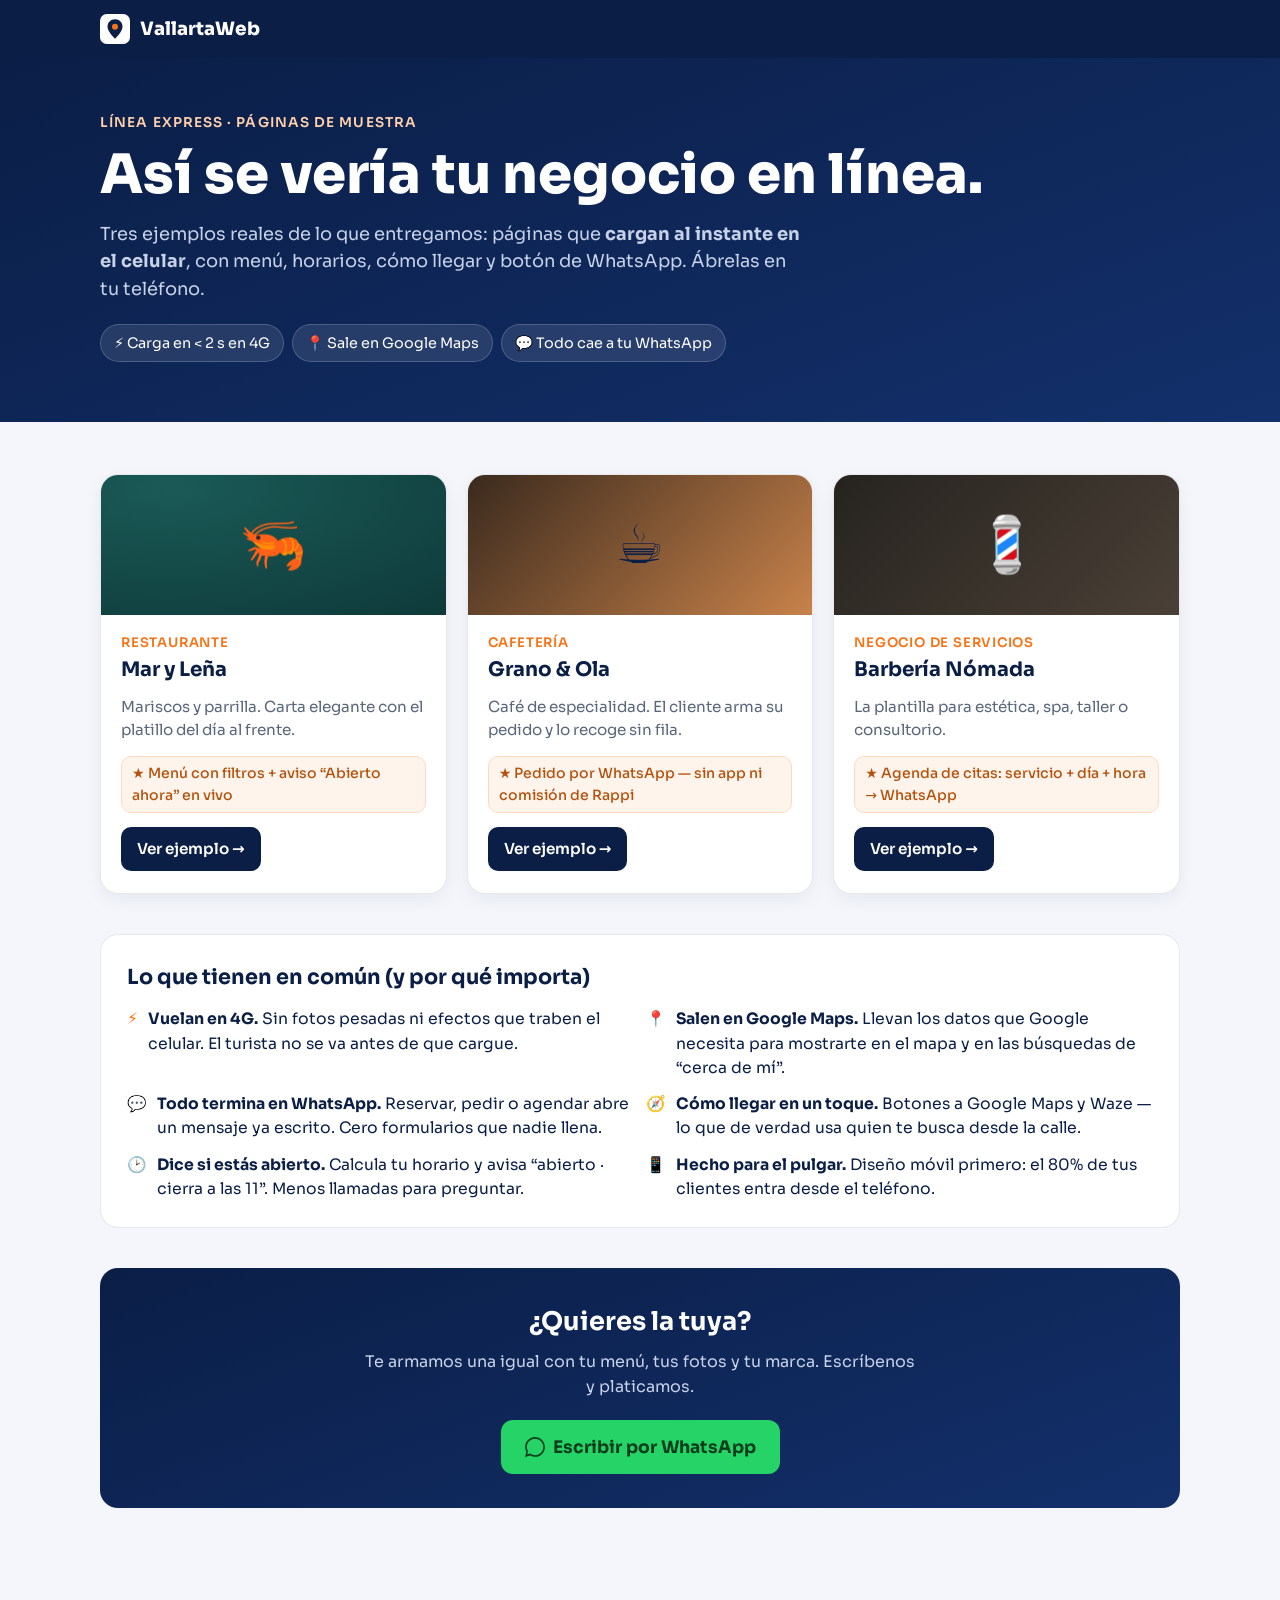
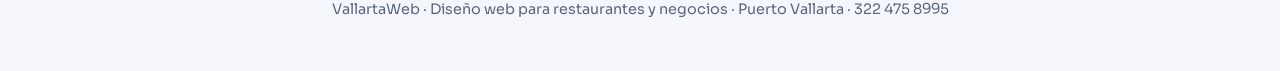
<file: muestras/index.html>
<!doctype html>
<html lang="es-MX">
<head>
<meta charset="utf-8">
<meta name="viewport" content="width=device-width, initial-scale=1">
<title>Muestras · VallartaWeb</title>
<meta name="description" content="Ejemplos de sitios web para negocios de Puerto Vallarta: restaurante, taquería y barbería. Rápidos, con menú, horarios, mapa y WhatsApp.">
<meta name="theme-color" content="#0A1E46">
<link rel="icon" href="data:image/svg+xml,%3Csvg xmlns='http://www.w3.org/2000/svg' viewBox='0 0 100 100'%3E%3Ctext y='.9em' font-size='90'%3E%F0%9F%93%8D%3C/text%3E%3C/svg%3E">
<link rel="preconnect" href="https://fonts.googleapis.com">
<link rel="preconnect" href="https://fonts.gstatic.com" crossorigin>
<link rel="stylesheet" href="https://fonts.googleapis.com/css2?family=Sora:wght@400;500;600;700;800&display=swap">
<style>
  :root{--navy:#0A1E46;--navy-2:#13306b;--orange:#F97316;--paper:#f4f6fb;--card:#fff;--muted:#5a6679;--line:rgba(10,30,70,.1);--shadow:0 16px 40px rgba(10,30,70,.14)}
  *{box-sizing:border-box}
  body{margin:0;font-family:"Sora",system-ui,sans-serif;background:var(--paper);color:var(--navy);line-height:1.55;-webkit-font-smoothing:antialiased}
  a{color:inherit}
  .wrap{width:min(1080px,92vw);margin-inline:auto}
  header{background:var(--navy);color:#fff;padding:14px 0}
  .bar{display:flex;align-items:center;gap:10px}
  .logo{display:flex;align-items:center;gap:10px;font-weight:800;font-size:1.15rem}
  .logo .m{width:30px;height:30px}
  .hero{background:linear-gradient(160deg,#0A1E46,#13306b);color:#fff;padding:52px 0 60px}
  .eyebrow{color:#ffd0ab;font-weight:600;letter-spacing:.08em;font-size:.85rem;text-transform:uppercase}
  h1{font-size:clamp(2.2rem,7vw,3.4rem);margin:.2em 0 .25em;font-weight:800;line-height:1.05}
  .lede{color:#c7d2e8;max-width:54ch;font-size:1.12rem}
  .tags{display:flex;gap:8px;flex-wrap:wrap;margin-top:20px}
  .tag{background:rgba(255,255,255,.1);border:1px solid rgba(255,255,255,.18);padding:7px 13px;border-radius:999px;font-size:.9rem}
  main{padding:44px 0 60px}
  .grid{display:grid;gap:20px;margin-top:8px}
  @media(min-width:720px){.grid{grid-template-columns:repeat(3,1fr)}}
  .card{background:var(--card);border:1px solid var(--line);border-radius:18px;overflow:hidden;box-shadow:0 6px 18px rgba(10,30,70,.06);
    display:flex;flex-direction:column;transition:transform .18s,box-shadow .18s;text-decoration:none;color:inherit}
  .card:hover{transform:translateY(-4px);box-shadow:var(--shadow)}
  .thumb{height:140px;display:grid;place-items:center;font-size:3.4rem}
  .t-rest{background:radial-gradient(120% 120% at 20% 10%,#1a5a56,#0e3a3a)}
  .t-taco{background:linear-gradient(135deg,#3a2a1e,#c8824a)}
  .t-barb{background:linear-gradient(135deg,#26231f,#4a4036)}
  .card .body{padding:18px 20px 22px;display:flex;flex-direction:column;flex:1}
  .card h2{font-size:1.25rem;margin:0 0 2px}
  .card .cat{color:var(--orange);font-weight:600;font-size:.82rem;letter-spacing:.06em;text-transform:uppercase}
  .card p{color:var(--muted);font-size:.95rem;margin:8px 0 14px;flex:1}
  .card .feat{font-size:.88rem;background:#fff4ec;color:#b4530f;border:1px solid #ffd9bf;padding:6px 10px;border-radius:10px;margin-bottom:14px;font-weight:500}
  .card .go{align-self:flex-start;background:var(--navy);color:#fff;font-weight:600;padding:10px 16px;border-radius:10px;font-size:.95rem}
  .why{margin-top:40px;background:var(--card);border:1px solid var(--line);border-radius:18px;padding:26px}
  .why h3{margin:0 0 14px;font-size:1.3rem}
  .why ul{margin:0;padding-left:0;list-style:none;display:grid;gap:12px}
  @media(min-width:640px){.why ul{grid-template-columns:1fr 1fr}}
  .why li{display:flex;gap:10px;align-items:flex-start;font-size:.98rem}
  .why li b{color:var(--navy)}
  .why .ic{color:var(--orange);font-weight:800;flex:0 0 auto}
  .cta{margin-top:40px;background:linear-gradient(160deg,#0A1E46,#13306b);color:#fff;border-radius:18px;padding:34px 26px;text-align:center}
  .cta h3{font-size:1.6rem;margin:0 0 8px}
  .cta p{color:#c7d2e8;max-width:46ch;margin:0 auto 20px}
  .btn-wa{display:inline-flex;align-items:center;gap:8px;background:#25D366;color:#063d1c;font-weight:700;text-decoration:none;padding:14px 24px;border-radius:12px;font-size:1.08rem}
  .btn-wa svg{width:20px;height:20px}
  footer{padding:30px 0 50px;text-align:center;color:var(--muted);font-size:.9rem}
  @media (prefers-reduced-motion: reduce){*{transition:none!important}}
</style>
</head>
<body>
<header>
  <div class="wrap bar">
    <div class="logo">
      <svg class="m" viewBox="0 0 40 40" aria-hidden="true"><rect width="40" height="40" rx="9" fill="#fff"/><path d="M20 7c6 0 10 4.5 10 10 0 7-10 16-10 16S10 24 10 17C10 11.5 14 7 20 7z" fill="#0A1E46"/><circle cx="20" cy="17" r="4" fill="#F97316"/></svg>
      VallartaWeb
    </div>
  </div>
</header>

<section class="hero">
  <div class="wrap">
    <span class="eyebrow">Línea Express · páginas de muestra</span>
    <h1>Así se vería tu negocio en línea.</h1>
    <p class="lede">Tres ejemplos reales de lo que entregamos: páginas que <b>cargan al instante en el celular</b>, con menú, horarios, cómo llegar y botón de WhatsApp. Ábrelas en tu teléfono.</p>
    <div class="tags">
      <span class="tag">⚡ Carga en &lt; 2 s en 4G</span>
      <span class="tag">📍 Sale en Google Maps</span>
      <span class="tag">💬 Todo cae a tu WhatsApp</span>
    </div>
  </div>
</section>

<main class="wrap">
  <div class="grid">
    <a class="card" href="restaurante/">
      <div class="thumb t-rest">🦐</div>
      <div class="body">
        <span class="cat">Restaurante</span>
        <h2>Mar y Leña</h2>
        <p>Mariscos y parrilla. Carta elegante con el platillo del día al frente.</p>
        <div class="feat">★ Menú con filtros + aviso “Abierto ahora” en vivo</div>
        <span class="go">Ver ejemplo →</span>
      </div>
    </a>
    <a class="card" href="cafeteria/">
      <div class="thumb t-taco">☕</div>
      <div class="body">
        <span class="cat">Cafetería</span>
        <h2>Grano &amp; Ola</h2>
        <p>Café de especialidad. El cliente arma su pedido y lo recoge sin fila.</p>
        <div class="feat">★ Pedido por WhatsApp — sin app ni comisión de Rappi</div>
        <span class="go">Ver ejemplo →</span>
      </div>
    </a>
    <a class="card" href="negocio/">
      <div class="thumb t-barb">💈</div>
      <div class="body">
        <span class="cat">Negocio de servicios</span>
        <h2>Barbería Nómada</h2>
        <p>La plantilla para estética, spa, taller o consultorio.</p>
        <div class="feat">★ Agenda de citas: servicio + día + hora → WhatsApp</div>
        <span class="go">Ver ejemplo →</span>
      </div>
    </a>
  </div>

  <div class="why">
    <h3>Lo que tienen en común (y por qué importa)</h3>
    <ul>
      <li><span class="ic">⚡</span><span><b>Vuelan en 4G.</b> Sin fotos pesadas ni efectos que traben el celular. El turista no se va antes de que cargue.</span></li>
      <li><span class="ic">📍</span><span><b>Salen en Google Maps.</b> Llevan los datos que Google necesita para mostrarte en el mapa y en las búsquedas de “cerca de mí”.</span></li>
      <li><span class="ic">💬</span><span><b>Todo termina en WhatsApp.</b> Reservar, pedir o agendar abre un mensaje ya escrito. Cero formularios que nadie llena.</span></li>
      <li><span class="ic">🧭</span><span><b>Cómo llegar en un toque.</b> Botones a Google Maps y Waze — lo que de verdad usa quien te busca desde la calle.</span></li>
      <li><span class="ic">🕑</span><span><b>Dice si estás abierto.</b> Calcula tu horario y avisa “abierto · cierra a las 11”. Menos llamadas para preguntar.</span></li>
      <li><span class="ic">📱</span><span><b>Hecho para el pulgar.</b> Diseño móvil primero: el 80% de tus clientes entra desde el teléfono.</span></li>
    </ul>
  </div>

  <div class="cta">
    <h3>¿Quieres la tuya?</h3>
    <p>Te armamos una igual con tu menú, tus fotos y tu marca. Escríbenos y platicamos.</p>
    <a class="btn-wa" href="https://wa.me/5213224758995?text=Hola%20VallartaWeb%2C%20vi%20las%20p%C3%A1ginas%20de%20muestra%20y%20quiero%20una%20para%20mi%20negocio." rel="noopener" target="_blank">
      <svg viewBox="0 0 24 24" fill="#063d1c" aria-hidden="true"><path d="M.057 24l1.687-6.163a11.867 11.867 0 01-1.587-5.945C.16 5.335 5.495 0 12.05 0a11.82 11.82 0 018.413 3.488 11.82 11.82 0 013.48 8.414c-.003 6.557-5.338 11.892-11.893 11.892a11.9 11.9 0 01-5.688-1.448L.057 24zm6.597-3.807c1.676.995 3.276 1.591 5.392 1.592 5.448 0 9.886-4.434 9.889-9.885.002-5.462-4.415-9.89-9.881-9.892-5.452 0-9.887 4.434-9.889 9.884a9.82 9.82 0 001.511 5.26l-.999 3.648 3.736-.98z"/></svg>
      Escribir por WhatsApp
    </a>
  </div>
</main>

<footer class="wrap">VallartaWeb · Diseño web para restaurantes y negocios · Puerto Vallarta · 322 475 8995</footer>
</body>
</html>
</file>
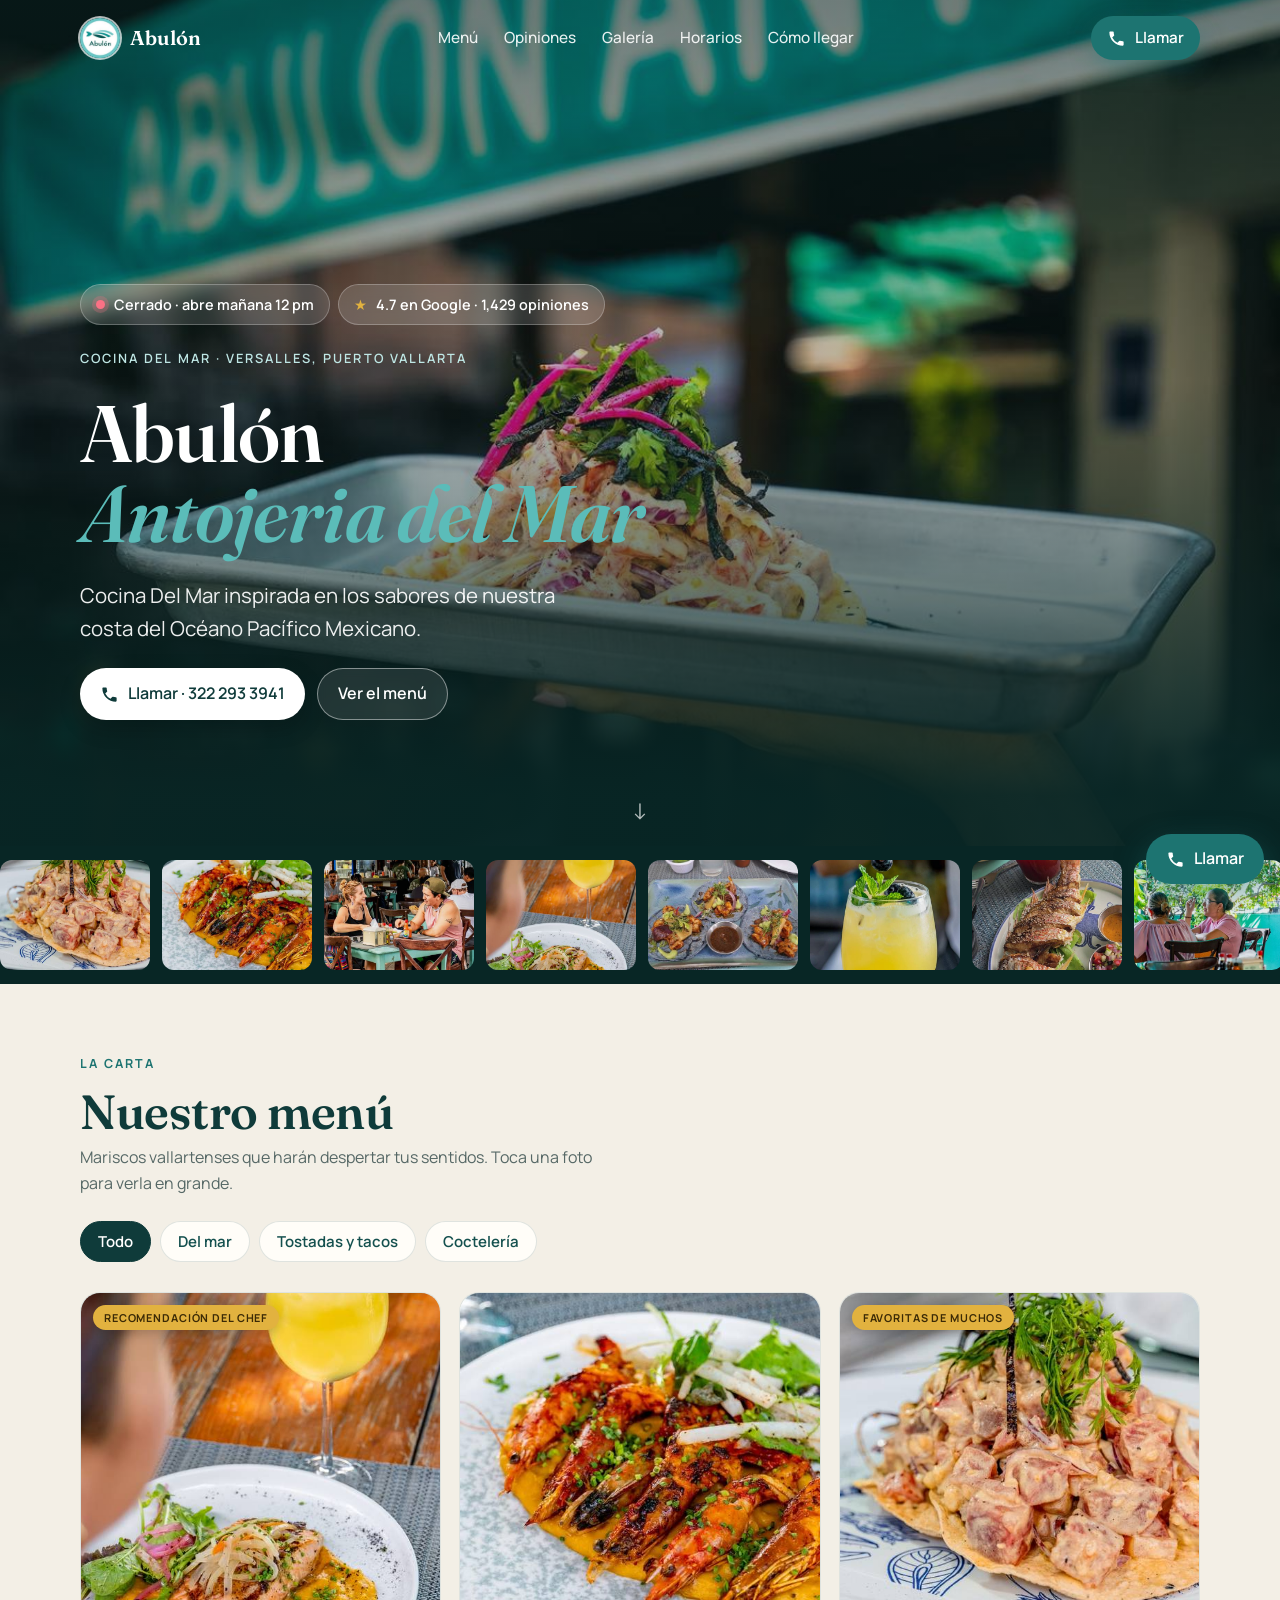
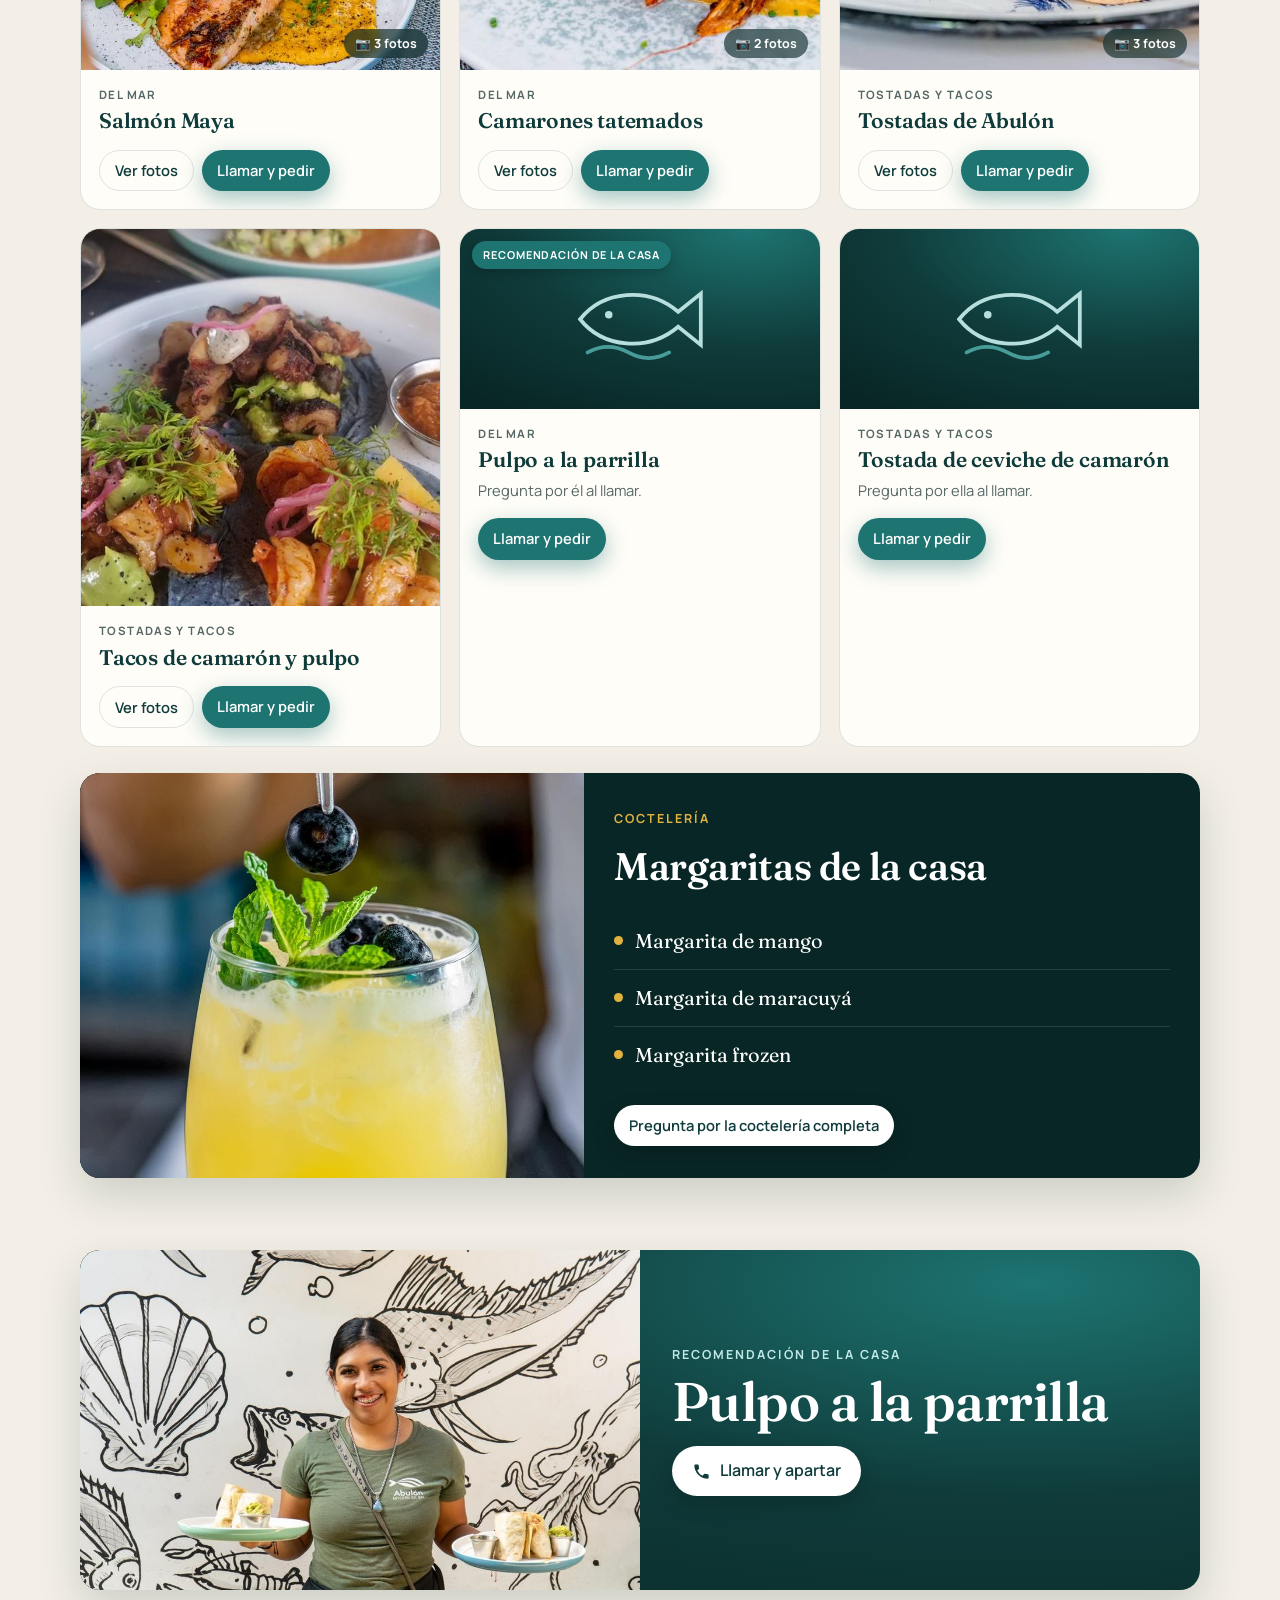
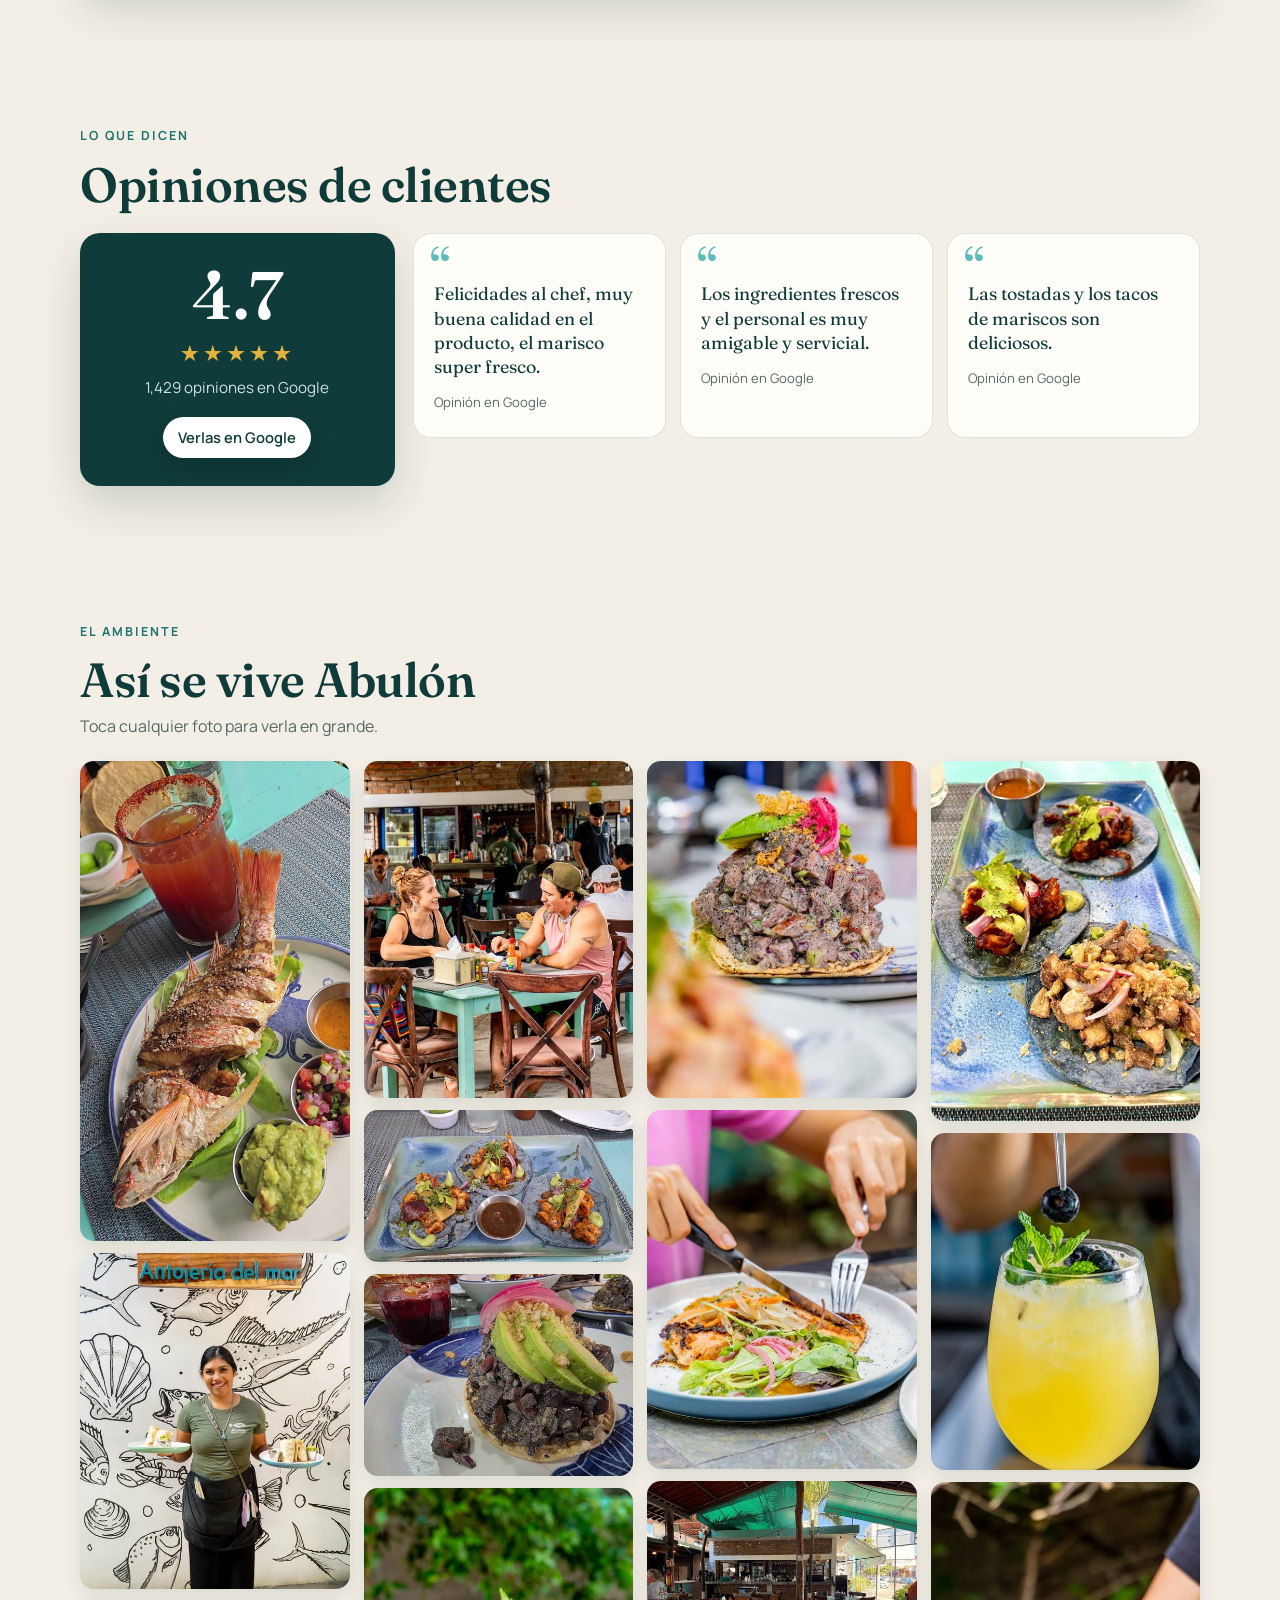
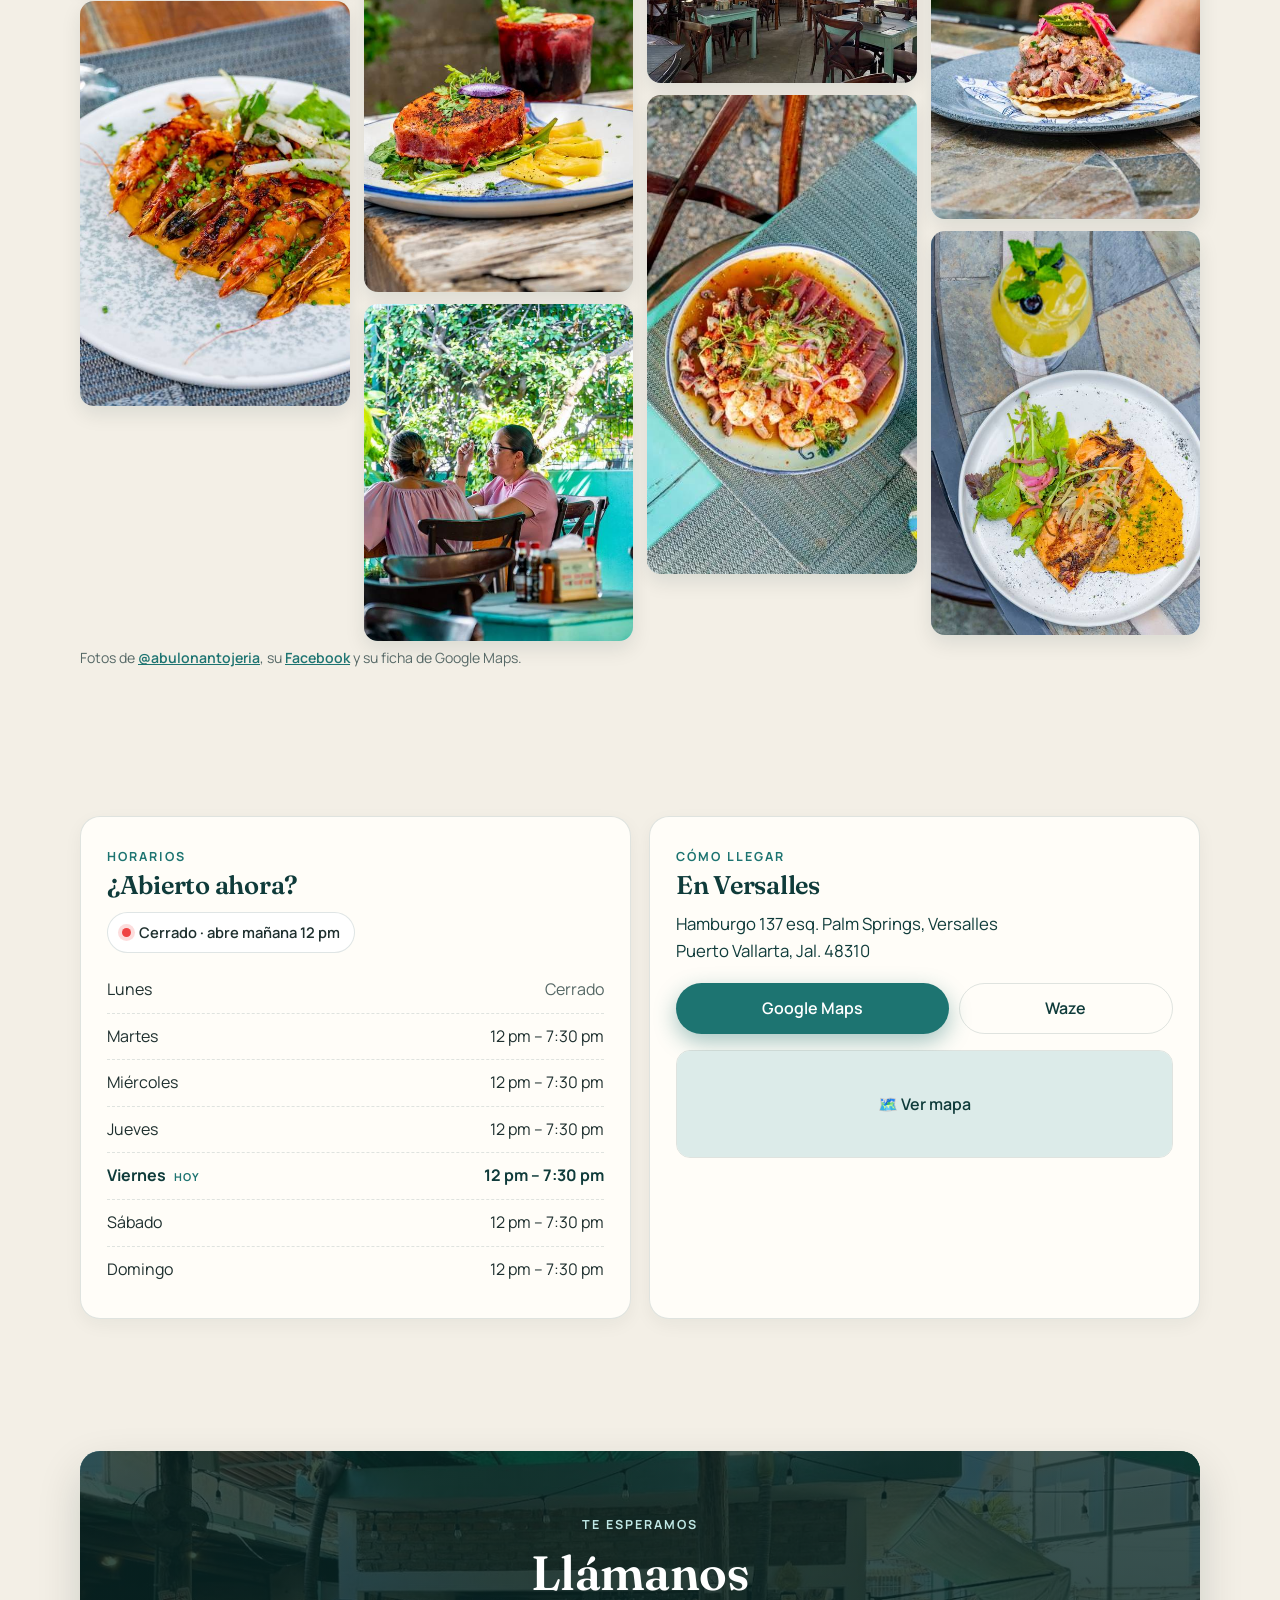
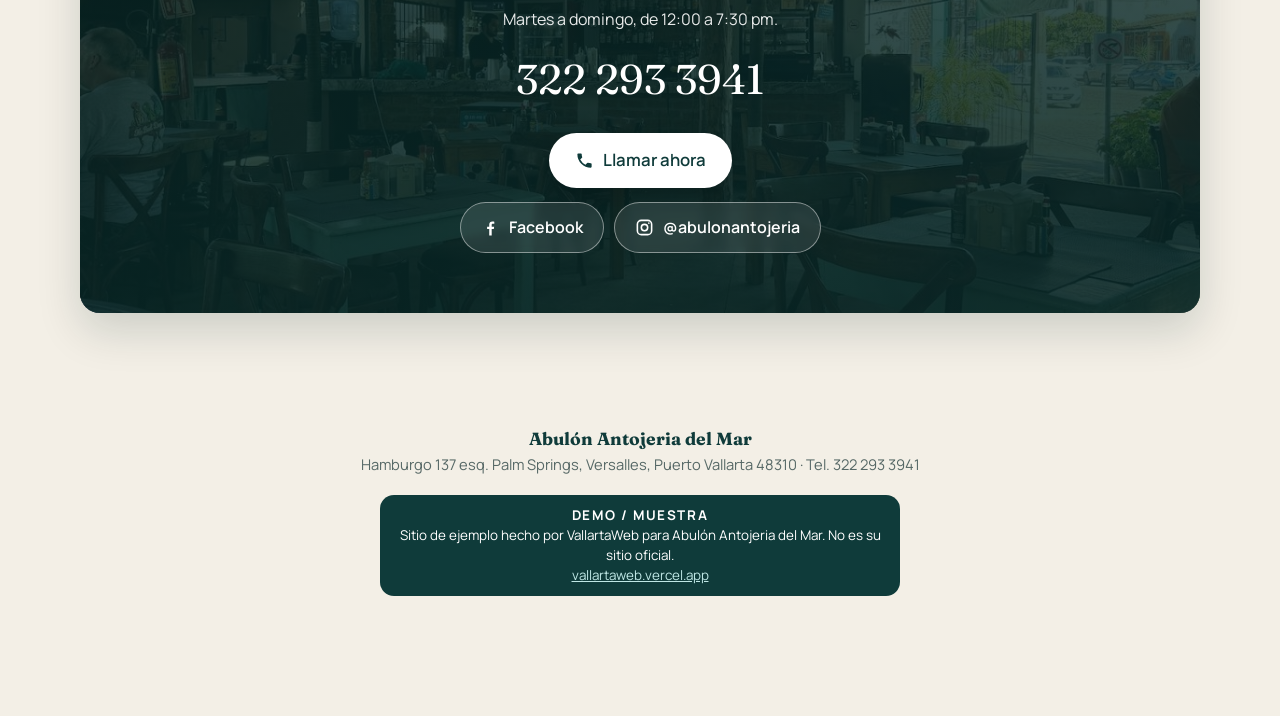
<file: muestras/abulon/index.html>
<!doctype html>
<html lang="es-MX">
<head>
<meta charset="utf-8">
<meta name="viewport" content="width=device-width, initial-scale=1">
<title>Abulón Antojeria del Mar · Cocina del mar en Puerto Vallarta</title>
<meta name="description" content="Cocina Del Mar inspirada en los sabores de nuestra costa del Océano Pacífico Mexicano. Hamburgo 137, Versalles, Puerto Vallarta.">
<meta name="theme-color" content="#0f3b3a">
<!-- Muestra para prospecto: que no la indexe Google (no compite con el negocio real) -->
<meta name="robots" content="noindex, nofollow">

<meta property="og:type" content="restaurant">
<meta property="og:title" content="Abulón Antojeria del Mar · Muestra de VallartaWeb">
<meta property="og:description" content="Cocina Del Mar inspirada en los sabores de nuestra costa del Océano Pacífico Mexicano.">
<meta property="og:image" content="/muestras/abulon/img/portada.jpg">
<meta property="og:locale" content="es_MX">

<link rel="icon" href="/muestras/abulon/img/logo.jpg">
<link rel="preload" as="image" href="/muestras/abulon/img/hero.jpg">

<link rel="preconnect" href="https://fonts.googleapis.com">
<link rel="preconnect" href="https://fonts.gstatic.com" crossorigin>
<link rel="stylesheet" href="https://fonts.googleapis.com/css2?family=Fraunces:ital,opsz,wght@0,9..144,400;0,9..144,500;0,9..144,600;1,9..144,500&family=Manrope:wght@400;500;600;700&display=swap">

<!-- SEO LOCAL → Google Maps -->
<script type="application/ld+json">
{
  "@context":"https://schema.org","@type":"Restaurant","name":"Abulón Antojeria del Mar",
  "description":"Cocina Del Mar inspirada en los sabores de nuestra costa del Océano Pacífico Mexicano",
  "servesCuisine":["Mariscos"],"telephone":"+523222933941",
  "address":{"@type":"PostalAddress","streetAddress":"Hamburgo 137 esq. Palm Springs, Versalles","addressLocality":"Puerto Vallarta","addressRegion":"Jalisco","postalCode":"48310","addressCountry":"MX"},
  "geo":{"@type":"GeoCoordinates","latitude":20.637207,"longitude":-105.226427},
  "openingHoursSpecification":[
    {"@type":"OpeningHoursSpecification","dayOfWeek":["Tuesday","Wednesday","Thursday","Friday","Saturday","Sunday"],"opens":"12:00","closes":"19:30"}
  ],
  "aggregateRating":{"@type":"AggregateRating","ratingValue":"4.7","reviewCount":"1429"},
  "sameAs":["https://www.facebook.com/abulon.antojeria.delmar/","https://www.instagram.com/abulonantojeria/"]
}
</script>

<style>
  :root{
    /* paleta tomada de su logo (turquesa + verde mar profundo) */
    --ink:#0f3b3a;--ink-2:#14504e;--deep:#082625;
    --teal:#5bbcb9;--teal-d:#1d7471;--teal-l:#bfe7e5;
    --gold:#e2b23f;
    --sand:#f3efe6;--cream:#fffdf8;--txt:#1f302f;--muted:#566866;
    --line:rgba(15,59,58,.13);--shadow:0 18px 44px rgba(8,38,37,.16);--radius:20px;
  }
  *{box-sizing:border-box}
  html{scroll-behavior:smooth}
  body{margin:0;font-family:"Manrope",system-ui,sans-serif;color:var(--txt);background:var(--sand);
    line-height:1.6;-webkit-font-smoothing:antialiased;overflow-x:hidden}
  img{max-width:100%;display:block}
  a{color:inherit}
  button{font-family:inherit}
  h1,h2,h3,.serif{font-family:"Fraunces",Georgia,serif;font-weight:600;letter-spacing:-.01em}
  .wrap{width:min(1120px,92vw);margin-inline:auto}

  body::before{content:"";position:fixed;inset:0;z-index:1;pointer-events:none;opacity:.035;
    background-image:url("data:image/svg+xml,%3Csvg xmlns='http://www.w3.org/2000/svg' width='120' height='120'%3E%3Cfilter id='n'%3E%3CfeTurbulence type='fractalNoise' baseFrequency='.9' numOctaves='2'/%3E%3C/filter%3E%3Crect width='100%25' height='100%25' filter='url(%23n)'/%3E%3C/svg%3E")}

  /* ---------- Botones ---------- */
  .btn{display:inline-flex;align-items:center;gap:9px;border:0;cursor:pointer;
    font-weight:600;font-size:1rem;text-decoration:none;padding:12px 20px;border-radius:999px;
    transition:transform .18s ease,box-shadow .18s ease,background .18s ease}
  .btn:hover{transform:translateY(-2px)}
  .btn:active{transform:translateY(0)}
  .btn svg{width:19px;height:19px;flex:0 0 auto}
  .btn-call{background:var(--teal-d);color:#fff;box-shadow:0 8px 22px rgba(29,116,113,.4)}
  .btn-call:hover{background:var(--ink-2)}
  .btn-light{background:#fff;color:var(--ink);box-shadow:0 8px 22px rgba(0,0,0,.18)}
  .btn-ghost{background:rgba(255,255,255,.1);color:#fff;border:1.5px solid rgba(255,255,255,.45);backdrop-filter:blur(4px)}
  .btn-outline{background:transparent;color:var(--ink);border:1.5px solid var(--line)}
  .btn-outline:hover{border-color:var(--teal-d)}
  .btn-sm{padding:9px 15px;font-size:.92rem}

  /* ---------- Header ---------- */
  header.site{position:fixed;top:0;left:0;right:0;z-index:50;transition:background .3s ease,box-shadow .3s ease}
  .bar{display:flex;align-items:center;gap:14px;justify-content:space-between;padding:16px 0;transition:padding .3s}
  .brand{display:flex;align-items:center;gap:10px;font-family:"Fraunces",serif;font-weight:600;font-size:1.25rem;color:#fff;text-decoration:none;transition:color .3s;min-width:0}
  .brand img{width:40px;height:40px;border-radius:50%;flex:0 0 auto;box-shadow:0 0 0 2px rgba(255,255,255,.7)}
  .nav{display:none;gap:26px;font-size:.96rem;font-weight:500}
  .nav a{text-decoration:none;color:rgba(255,255,255,.9);transition:color .3s}
  .bar .btn{padding:10px 16px;font-size:.95rem;flex:0 0 auto}
  header.scrolled{background:rgba(243,239,230,.92);backdrop-filter:saturate(1.3) blur(12px);box-shadow:0 4px 20px rgba(8,38,37,.08)}
  header.scrolled .bar{padding:10px 0}
  header.scrolled .brand{color:var(--ink)}
  header.scrolled .brand img{box-shadow:none}
  header.scrolled .nav a{color:var(--ink-2)}
  header.scrolled .nav a:hover{color:var(--teal-d)}

  /* ---------- Hero ---------- */
  .hero{position:relative;min-height:94vh;display:flex;align-items:flex-end;overflow:hidden;color:#fff}
  .hero-bg{position:absolute;inset:0;z-index:0;background:#082625 url('/muestras/abulon/img/hero.jpg') center 42%/cover no-repeat;
    animation:kenburns 24s ease-out both}
  .hero-bg::after{content:"";position:absolute;inset:0;background:
    linear-gradient(to top, rgba(8,38,37,.96) 6%, rgba(8,38,37,.25) 55%, rgba(8,38,37,.55) 100%)}
  @keyframes kenburns{from{transform:scale(1.12)}to{transform:scale(1)}}
  /* celular: agrandar la foto para que el platillo quede arriba del texto */
  @media(max-width:700px) and (orientation:portrait){.hero-bg{background-size:auto 150%;background-position:38% 100%}}
  .hero-inner{position:relative;z-index:2;padding:0 0 60px;width:min(1120px,92vw);margin:0 auto}
  .eyebrow{display:inline-flex;align-items:center;gap:9px;font-size:.8rem;
    letter-spacing:.16em;text-transform:uppercase;font-weight:600;color:var(--teal-l)}
  h1{font-size:clamp(2.6rem,9vw,5rem);line-height:1;margin:.28em 0 .32em;color:#fff}
  h1 em{font-style:italic;color:var(--teal)}
  .hero .lede{font-size:clamp(1.05rem,2.6vw,1.28rem);color:rgba(255,255,255,.92);max-width:44ch;font-weight:400;margin:0}
  .hero-cta{display:flex;flex-wrap:wrap;gap:12px;margin-top:24px}
  .chips-top{display:flex;flex-wrap:wrap;gap:8px;margin-bottom:20px}
  .glass{display:inline-flex;align-items:center;gap:9px;padding:8px 15px;border-radius:999px;
    font-size:.9rem;font-weight:600;background:rgba(255,255,255,.14);backdrop-filter:blur(8px);
    border:1px solid rgba(255,255,255,.25);color:#fff;text-decoration:none}
  .glass .star{color:var(--gold)}
  .dot{width:9px;height:9px;border-radius:50%;background:#bbb}
  .glass.open .dot{background:#4ade80;box-shadow:0 0 0 4px rgba(74,222,128,.25)}
  .glass.closed .dot{background:#fb7185;box-shadow:0 0 0 4px rgba(251,113,133,.25)}
  .scrollcue{position:absolute;left:50%;bottom:18px;transform:translateX(-50%);z-index:2;color:rgba(255,255,255,.7);font-size:1.4rem;animation:bob 2s ease-in-out infinite}
  @keyframes bob{0%,100%{transform:translate(-50%,0)}50%{transform:translate(-50%,8px)}}

  /* ---------- Cinta de fotos ---------- */
  .ribbon{position:relative;z-index:2;background:var(--deep);padding:14px 0;overflow:hidden}
  .ribbon-track{display:flex;gap:12px;width:max-content;animation:slide 60s linear infinite}
  .ribbon img{width:150px;height:110px;object-fit:cover;border-radius:12px;opacity:.95}
  @keyframes slide{to{transform:translateX(-50%)}}

  /* ---------- Reveal on scroll ---------- */
  .reveal{opacity:0;transform:translateY(26px);transition:opacity .7s ease,transform .7s cubic-bezier(.2,.7,.2,1)}
  .reveal.in{opacity:1;transform:none}
  .reveal.d1{transition-delay:.08s}

  /* ---------- Secciones ---------- */
  main{position:relative;z-index:2}
  section{padding:66px 0}
  .kicker{font-size:.78rem;letter-spacing:.16em;text-transform:uppercase;color:var(--teal-d);font-weight:700}
  h2{font-size:clamp(2rem,5.5vw,3rem);color:var(--ink);margin:.22em 0 .1em;line-height:1.1}
  .sec-lede{color:var(--muted);max-width:52ch;margin:.4em 0 0}

  /* ---------- Menú ---------- */
  .filters{display:flex;gap:9px;margin:24px 0 26px;overflow-x:auto;padding-bottom:4px;scrollbar-width:none}
  .filters::-webkit-scrollbar{display:none}
  .chip{font-weight:600;font-size:.94rem;border:1.5px solid var(--line);background:var(--cream);
    color:var(--ink-2);padding:9px 17px;border-radius:999px;cursor:pointer;white-space:nowrap;transition:.18s;flex:0 0 auto}
  .chip:hover{border-color:var(--teal)}
  .chip[aria-pressed="true"]{background:var(--ink);color:#fff;border-color:var(--ink)}
  .menu{display:grid;gap:18px;grid-template-columns:1fr}
  @media(min-width:620px){.menu{grid-template-columns:1fr 1fr}}
  @media(min-width:980px){.menu{grid-template-columns:1fr 1fr 1fr}}
  .dish{background:var(--cream);border:1px solid var(--line);border-radius:20px;overflow:hidden;
    display:flex;flex-direction:column;transition:transform .2s ease,box-shadow .2s ease}
  .dish:hover{transform:translateY(-4px);box-shadow:var(--shadow)}
  .dish .pic{position:relative;display:block;width:100%;aspect-ratio:4/4.2;border:0;padding:0;cursor:pointer;
    background:#cfe3e1 center/cover no-repeat;overflow:hidden}
  .dish .pic img{width:100%;height:100%;object-fit:cover;transition:transform .5s ease}
  .dish:hover .pic img{transform:scale(1.04)}
  .dish .pic .count{position:absolute;right:12px;bottom:12px;font-size:.78rem;font-weight:700;color:#fff;
    background:rgba(8,38,37,.62);backdrop-filter:blur(4px);padding:6px 11px;border-radius:999px}
  .dish .pic.art{cursor:default;display:grid;place-items:center;aspect-ratio:16/8;
    background:radial-gradient(120% 120% at 80% 0%, #1d7471 0%, #0f3b3a 55%, #082625 100%)}
  .dish .pic.art svg{width:42%;max-width:170px;opacity:.95}
  .dish .pic.art.drinkart{background:radial-gradient(120% 120% at 80% 0%, #e2b23f 0%, #b9771f 45%, #6b3d10 100%)}
  .dish .badge{position:absolute;top:12px;left:12px;font-size:.68rem;letter-spacing:.08em;text-transform:uppercase;
    font-weight:700;color:#fff;background:var(--teal-d);padding:5px 11px;border-radius:999px;box-shadow:0 4px 12px rgba(0,0,0,.2)}
  .dish .badge.gold{background:var(--gold);color:#3b2a06}
  .dish .body{padding:16px 18px 18px;display:flex;flex-direction:column;gap:4px;flex:1}
  .dish .cat{font-size:.72rem;letter-spacing:.12em;text-transform:uppercase;font-weight:700;color:var(--muted)}
  .dish h3{margin:0;font-size:1.32rem;color:var(--ink);line-height:1.2}
  .dish .note{margin:2px 0 0;color:var(--muted);font-size:.92rem}
  .dish .acts{display:flex;gap:8px;flex-wrap:wrap;margin-top:12px}

  /* Coctelería: banda + lista */
  .drinks{margin-top:26px;display:grid;border-radius:var(--radius);overflow:hidden;box-shadow:var(--shadow);background:var(--deep);color:#fff}
  @media(min-width:760px){.drinks{grid-template-columns:.9fr 1.1fr}}
  .drinks .pic{min-height:300px;background:#082625 url('/muestras/abulon/img/coctel.jpg') center 30%/cover no-repeat;cursor:pointer;border:0}
  .drinks .txt{padding:32px 30px}
  .drinks .kicker{color:var(--gold)}
  .drinks h3{font-size:clamp(1.8rem,4vw,2.4rem);margin:.15em 0 .4em;color:#fff}
  .drinks ul{list-style:none;margin:0 0 22px;padding:0}
  .drinks li{display:flex;align-items:center;gap:12px;padding:12px 0;border-bottom:1px solid rgba(255,255,255,.12);font-family:"Fraunces",serif;font-size:1.25rem}
  .drinks li:last-child{border-bottom:0}
  .drinks li::before{content:"";width:9px;height:9px;border-radius:50%;background:var(--gold);flex:0 0 auto}

  /* ---------- Recomendación de la casa ---------- */
  .special{display:grid;border-radius:var(--radius);overflow:hidden;box-shadow:var(--shadow);
    background:radial-gradient(120% 140% at 85% 10%, #1d7471 0%, #0f3b3a 45%, #082625 100%);color:#fff}
  @media(min-width:760px){.special{grid-template-columns:1fr 1fr}}
  .special .pic{min-height:340px;background:#082625 url('/muestras/abulon/img/mesera.jpg') center 35%/cover no-repeat}
  .special .txt{padding:40px 32px;display:flex;flex-direction:column;justify-content:center}
  .special .kicker{color:var(--teal-l)}
  .special h3{font-size:clamp(2.2rem,6vw,3.4rem);margin:.15em 0 .3em;color:#fff;line-height:1.05}
  .special p{color:#d3e6e4;margin:0 0 22px;max-width:40ch}

  /* ---------- Opiniones ---------- */
  .rating{display:grid;gap:18px;align-items:start}
  @media(min-width:880px){.rating{grid-template-columns:.8fr 2fr}}
  .score{background:var(--ink);color:#fff;border-radius:var(--radius);padding:28px;text-align:center;box-shadow:var(--shadow)}
  .score .num{font-family:"Fraunces",serif;font-size:4.2rem;line-height:1;font-weight:600}
  .score .stars{color:var(--gold);font-size:1.4rem;letter-spacing:3px;margin:6px 0}
  .score .sub{color:#cfe2e0;font-size:.95rem}
  .score .btn{margin-top:16px}
  .quotes{display:grid;gap:14px}
  @media(min-width:640px){.quotes{grid-template-columns:repeat(3,1fr)}}
  .quote{background:var(--cream);border:1px solid var(--line);border-radius:18px;padding:22px 20px;position:relative}
  .quote::before{content:"“";font-family:"Fraunces",serif;font-size:3.4rem;line-height:1;color:var(--teal);position:absolute;top:8px;left:16px}
  .quote p{margin:26px 0 10px;font-family:"Fraunces",serif;font-size:1.12rem;color:var(--ink);line-height:1.35}
  .quote span{font-size:.82rem;color:var(--muted)}

  /* ---------- Galería (mosaico) ---------- */
  .masonry{columns:2 160px;column-gap:12px}
  @media(min-width:760px){.masonry{columns:3 220px;column-gap:14px}}
  @media(min-width:1040px){.masonry{columns:4 220px}}
  .masonry button{display:block;width:100%;margin:0 0 12px;padding:0;border:0;border-radius:14px;overflow:hidden;cursor:zoom-in;
    break-inside:avoid;background:#d9e6e4;box-shadow:0 8px 20px rgba(8,38,37,.1)}
  .masonry img{width:100%;height:auto;transition:transform .5s ease}
  .masonry button:hover img{transform:scale(1.04)}
  .credit{font-size:.88rem;color:var(--muted);margin-top:6px}
  .credit a{color:var(--teal-d);font-weight:600}

  /* ---------- Info ---------- */
  .info{display:grid;gap:18px}
  @media(min-width:760px){.info{grid-template-columns:1fr 1fr}}
  .card{background:var(--cream);border:1px solid var(--line);border-radius:var(--radius);padding:26px;box-shadow:0 6px 18px rgba(8,38,37,.05)}
  .hours{list-style:none;margin:14px 0 0;padding:0}
  .hours li{display:flex;justify-content:space-between;padding:10px 0;border-bottom:1px dashed var(--line);font-size:1rem}
  .hours li:last-child{border-bottom:0}
  .hours li.off span:last-child{color:var(--muted)}
  .hours li.today{font-weight:700;color:var(--ink)}
  .hours li.today span:first-child::after{content:"hoy";font-size:.68rem;letter-spacing:.08em;text-transform:uppercase;color:var(--teal-d);margin-left:8px}
  .mini-status{display:inline-flex;align-items:center;gap:8px;padding:8px 14px;border-radius:999px;font-weight:600;font-size:.92rem;background:#fff;border:1px solid var(--line);margin-top:10px}
  .mini-status.open .dot{background:#22c55e;box-shadow:0 0 0 4px rgba(34,197,94,.18)}
  .mini-status.closed .dot{background:#ef4444;box-shadow:0 0 0 4px rgba(239,68,68,.18)}
  .addr{font-size:1.05rem;color:var(--ink);margin:12px 0 18px}
  .map-actions{display:flex;gap:10px;flex-wrap:wrap}
  .map-actions .btn{flex:1 1 auto;justify-content:center}
  .mapbox{margin-top:16px;border-radius:14px;overflow:hidden;border:1px solid var(--line)}
  .mapbox button.loadmap{width:100%;border:0;background:#dcebe9;color:var(--ink);font-weight:600;padding:42px 16px;cursor:pointer;font-size:1rem}
  .mapbox iframe{width:100%;height:280px;border:0;display:block}

  /* ---------- Contacto ---------- */
  .reserve{position:relative;border-radius:var(--radius);overflow:hidden;color:#fff;text-align:center;padding:60px 26px;box-shadow:var(--shadow)}
  .reserve .bg{position:absolute;inset:0;z-index:0;background:#082625 url('/muestras/abulon/img/salon-2.jpg') center/cover no-repeat}
  .reserve .bg::after{content:"";position:absolute;inset:0;background:linear-gradient(rgba(8,38,37,.78),rgba(8,38,37,.9))}
  .reserve .in{position:relative;z-index:1}
  .reserve h2{color:#fff}
  .reserve p{color:rgba(255,255,255,.9);max-width:46ch;margin:.4em auto 14px}
  .reserve .tel{display:block;font-family:"Fraunces",serif;font-size:clamp(1.8rem,6vw,2.6rem);color:#fff;text-decoration:none;margin:0 0 20px}
  .social{display:flex;gap:10px;justify-content:center;flex-wrap:wrap;margin-top:14px}

  footer{position:relative;z-index:2;padding:46px 0 120px;color:var(--muted);font-size:.92rem;text-align:center;background:var(--sand)}
  footer .demo{display:inline-block;margin-top:18px;font-size:.84rem;background:var(--ink);color:#fff;padding:10px 18px;border-radius:14px;line-height:1.5;max-width:520px}
  footer .demo b{letter-spacing:.12em}
  footer .demo a{color:var(--teal-l)}

  .fab{position:fixed;right:16px;bottom:16px;z-index:60;box-shadow:0 12px 30px rgba(29,116,113,.5)}

  /* ---------- Visor de fotos ---------- */
  .lb{position:fixed;inset:0;z-index:90;background:rgba(5,22,21,.94);display:none;flex-direction:column;align-items:center;justify-content:center;padding:56px 12px 20px}
  .lb.show{display:flex}
  .lb img{max-width:min(100%,1000px);max-height:78vh;object-fit:contain;border-radius:12px;box-shadow:0 30px 80px rgba(0,0,0,.5)}
  .lb .cap{color:#e6f2f1;margin-top:14px;font-family:"Fraunces",serif;font-size:1.2rem;text-align:center;min-height:1.5em}
  .lb .cnt{color:#9fbab8;font-size:.85rem}
  .lb button{position:absolute;border:0;background:rgba(255,255,255,.12);color:#fff;width:46px;height:46px;border-radius:50%;font-size:1.5rem;line-height:1;cursor:pointer}
  .lb button:hover{background:rgba(255,255,255,.22)}
  .lb .x{top:12px;right:12px}
  .lb .prev{left:10px;top:50%;transform:translateY(-50%)}
  .lb .next{right:10px;top:50%;transform:translateY(-50%)}

  @media(min-width:880px){.nav{display:flex}}
  @media(max-width:420px){.brand{font-size:1.05rem}.bar .btn .lbl{display:none}}
  @media (prefers-reduced-motion: reduce){
    html{scroll-behavior:auto}
    *,*::before{animation:none!important;transition:none!important}
    .reveal{opacity:1;transform:none}
  }
</style>
</head>
<body>

<header class="site" id="hdr">
  <div class="wrap bar">
    <a class="brand" href="#"><img src="/muestras/abulon/img/logo.jpg" alt="Logo de Abulón" width="40" height="40"><span>Abulón</span></a>
    <nav class="nav">
      <a href="#menu">Menú</a><a href="#opiniones">Opiniones</a><a href="#galeria">Galería</a><a href="#horarios">Horarios</a><a href="#llegar">Cómo llegar</a>
    </nav>
    <a class="btn btn-call" href="tel:+523222933941" aria-label="Llamar al 322 293 3941">
      <svg viewBox="0 0 24 24" fill="currentColor" aria-hidden="true"><path d="M6.6 10.8a15.1 15.1 0 006.6 6.6l2.2-2.2a1 1 0 011-.25 11.4 11.4 0 003.6.57 1 1 0 011 1V20a1 1 0 01-1 1A17 17 0 013 4a1 1 0 011-1h3.5a1 1 0 011 1c0 1.25.2 2.45.57 3.57a1 1 0 01-.25 1z"/></svg>
      <span class="lbl">Llamar</span>
    </a>
  </div>
</header>

<main>
  <!-- HERO -->
  <section class="hero">
    <div class="hero-bg" role="img" aria-label="Platillo servido frente al letrero de Abulón"></div>
    <div class="hero-inner">
      <div class="chips-top">
        <span class="glass" id="statusHero"><span class="dot"></span><span class="label">Revisando horario…</span></span>
        <a class="glass" href="#opiniones"><span class="star">★</span> 4.7 en Google · 1,429 opiniones</a>
      </div>
      <span class="eyebrow">Cocina del mar · Versalles, Puerto Vallarta</span>
      <h1>Abulón<br><em>Antojeria del Mar</em></h1>
      <p class="lede">Cocina Del Mar inspirada en los sabores de nuestra costa del Océano Pacífico Mexicano.</p>
      <div class="hero-cta">
        <a class="btn btn-light" href="tel:+523222933941">
          <svg viewBox="0 0 24 24" fill="currentColor" aria-hidden="true"><path d="M6.6 10.8a15.1 15.1 0 006.6 6.6l2.2-2.2a1 1 0 011-.25 11.4 11.4 0 003.6.57 1 1 0 011 1V20a1 1 0 01-1 1A17 17 0 013 4a1 1 0 011-1h3.5a1 1 0 011 1c0 1.25.2 2.45.57 3.57a1 1 0 01-.25 1z"/></svg>
          Llamar · 322 293 3941
        </a>
        <a class="btn btn-ghost" href="#menu">Ver el menú</a>
      </div>
    </div>
    <div class="scrollcue" aria-hidden="true">↓</div>
  </section>

  <!-- CINTA DE FOTOS -->
  <div class="ribbon" aria-hidden="true"><div class="ribbon-track" id="ribbon"></div></div>

  <!-- MENÚ -->
  <section id="menu" class="wrap">
    <div class="reveal"><span class="kicker">La carta</span><h2>Nuestro menú</h2>
    <p class="sec-lede">Mariscos vallartenses que harán despertar tus sentidos. Toca una foto para verla en grande.</p></div>
    <div class="filters reveal" role="group" aria-label="Filtrar menú">
      <button class="chip" data-cat="all" aria-pressed="true">Todo</button>
      <button class="chip" data-cat="mar" aria-pressed="false">Del mar</button>
      <button class="chip" data-cat="tostadas" aria-pressed="false">Tostadas y tacos</button>
      <button class="chip" data-cat="bebidas" aria-pressed="false">Coctelería</button>
    </div>
    <div class="menu" id="menuGrid"></div>

    <div class="drinks reveal" id="drinks">
      <button class="pic" id="drinksPic" aria-label="Ver foto de coctelería en grande"></button>
      <div class="txt">
        <span class="kicker">Coctelería</span>
        <h3>Margaritas de la casa</h3>
        <ul>
          <li>Margarita de mango</li>
          <li>Margarita de maracuyá</li>
          <li>Margarita frozen</li>
        </ul>
        <div><a class="btn btn-light btn-sm" href="tel:+523222933941">Pregunta por la coctelería completa</a></div>
      </div>
    </div>
  </section>

  <!-- RECOMENDACIÓN DE LA CASA -->
  <section class="wrap" style="padding-top:6px">
    <div class="special reveal">
      <div class="pic" role="img" aria-label="Mesera de Abulón con platillos frente al mural"></div>
      <div class="txt">
        <span class="kicker">Recomendación de la casa</span>
        <h3>Pulpo a la parrilla</h3>
        <div><a class="btn btn-light" href="tel:+523222933941">
          <svg viewBox="0 0 24 24" fill="currentColor" aria-hidden="true"><path d="M6.6 10.8a15.1 15.1 0 006.6 6.6l2.2-2.2a1 1 0 011-.25 11.4 11.4 0 003.6.57 1 1 0 011 1V20a1 1 0 01-1 1A17 17 0 013 4a1 1 0 011-1h3.5a1 1 0 011 1c0 1.25.2 2.45.57 3.57a1 1 0 01-.25 1z"/></svg>
          Llamar y apartar
        </a></div>
      </div>
    </div>
  </section>

  <!-- OPINIONES -->
  <section id="opiniones" class="wrap">
    <div class="reveal"><span class="kicker">Lo que dicen</span><h2>Opiniones de clientes</h2></div>
    <div class="rating reveal" style="margin-top:22px">
      <div class="score">
        <div class="num">4.7</div>
        <div class="stars" aria-label="4.7 de 5 estrellas">★★★★★</div>
        <div class="sub">1,429 opiniones en Google</div>
        <a class="btn btn-light btn-sm" target="_blank" rel="noopener" href="https://maps.google.com/?cid=1934245140265921753">Verlas en Google</a>
      </div>
      <div class="quotes">
        <div class="quote"><p>Felicidades al chef, muy buena calidad en el producto, el marisco super fresco.</p><span>Opinión en Google</span></div>
        <div class="quote"><p>Los ingredientes frescos y el personal es muy amigable y servicial.</p><span>Opinión en Google</span></div>
        <div class="quote"><p>Las tostadas y los tacos de mariscos son deliciosos.</p><span>Opinión en Google</span></div>
      </div>
    </div>
  </section>

  <!-- GALERÍA -->
  <section id="galeria" class="wrap">
    <div class="reveal"><span class="kicker">El ambiente</span><h2>Así se vive Abulón</h2>
    <p class="sec-lede">Toca cualquier foto para verla en grande.</p></div>
    <div class="masonry reveal" id="gallery" style="margin-top:22px"></div>
    <p class="credit">Fotos de <a href="https://www.instagram.com/abulonantojeria/" target="_blank" rel="noopener">@abulonantojeria</a>, su <a href="https://www.facebook.com/abulon.antojeria.delmar/" target="_blank" rel="noopener">Facebook</a> y su ficha de Google Maps.</p>
  </section>

  <!-- HORARIOS + CÓMO LLEGAR -->
  <section class="wrap">
    <div class="info">
      <div class="card reveal" id="horarios">
        <span class="kicker">Horarios</span>
        <h2 style="font-size:1.6rem;margin:.1em 0">¿Abierto ahora?</h2>
        <div><span class="mini-status" id="statusHours"><span class="dot"></span><span class="label">…</span></span></div>
        <ul class="hours" id="hoursList"></ul>
      </div>
      <div class="card reveal d1" id="llegar">
        <span class="kicker">Cómo llegar</span>
        <h2 style="font-size:1.6rem;margin:.1em 0 .3em">En Versalles</h2>
        <p class="addr">Hamburgo 137 esq. Palm Springs, Versalles<br>Puerto Vallarta, Jal. 48310</p>
        <div class="map-actions">
          <a class="btn btn-call" target="_blank" rel="noopener" href="https://www.google.com/maps/dir/?api=1&amp;destination=20.637207,-105.226427">Google Maps</a>
          <a class="btn btn-outline" target="_blank" rel="noopener" href="https://waze.com/ul?ll=20.637207,-105.226427&amp;navigate=yes">Waze</a>
        </div>
        <div class="mapbox"><button class="loadmap" id="loadMap">🗺️ Ver mapa</button></div>
      </div>
    </div>
  </section>

  <!-- CONTACTO -->
  <section id="contacto" class="wrap">
    <div class="reserve reveal">
      <div class="bg"></div>
      <div class="in">
        <span class="kicker" style="color:var(--teal-l)">Te esperamos</span>
        <h2>Llámanos</h2>
        <p>Martes a domingo, de 12:00 a 7:30 pm.</p>
        <a class="tel" href="tel:+523222933941">322 293 3941</a>
        <a class="btn btn-light" href="tel:+523222933941" style="font-size:1.05rem;padding:14px 26px">
          <svg viewBox="0 0 24 24" fill="currentColor" aria-hidden="true"><path d="M6.6 10.8a15.1 15.1 0 006.6 6.6l2.2-2.2a1 1 0 011-.25 11.4 11.4 0 003.6.57 1 1 0 011 1V20a1 1 0 01-1 1A17 17 0 013 4a1 1 0 011-1h3.5a1 1 0 011 1c0 1.25.2 2.45.57 3.57a1 1 0 01-.25 1z"/></svg>
          Llamar ahora
        </a>
        <div class="social">
          <a class="btn btn-ghost" href="https://www.facebook.com/abulon.antojeria.delmar/" target="_blank" rel="noopener">
            <svg viewBox="0 0 24 24" fill="currentColor" aria-hidden="true"><path d="M13.5 22v-8h2.7l.4-3.1h-3.1V8.9c0-.9.3-1.5 1.6-1.5h1.7V4.6c-.3 0-1.3-.1-2.4-.1-2.4 0-4 1.5-4 4.1v2.3H7.7V14h2.7v8z"/></svg>
            Facebook
          </a>
          <a class="btn btn-ghost" href="https://www.instagram.com/abulonantojeria/" target="_blank" rel="noopener">
            <svg viewBox="0 0 24 24" fill="none" stroke="currentColor" stroke-width="2" aria-hidden="true"><rect x="3" y="3" width="18" height="18" rx="5"/><circle cx="12" cy="12" r="4"/><circle cx="17.5" cy="6.5" r="1" fill="currentColor" stroke="none"/></svg>
            @abulonantojeria
          </a>
        </div>
      </div>
    </div>
  </section>
</main>

<footer>
  <div class="wrap">
    <strong style="color:var(--ink);font-family:'Fraunces',serif;font-size:1.1rem">Abulón Antojeria del Mar</strong><br>
    Hamburgo 137 esq. Palm Springs, Versalles, Puerto Vallarta 48310 · Tel. 322 293 3941
    <br><span class="demo"><b>DEMO / MUESTRA</b><br>Sitio de ejemplo hecho por VallartaWeb para Abulón Antojeria del Mar. No es su sitio oficial.<br><a href="https://vallartaweb.vercel.app/">vallartaweb.vercel.app</a></span>
  </div>
</footer>

<a class="btn btn-call fab" href="tel:+523222933941" aria-label="Llamar al 322 293 3941">
  <svg viewBox="0 0 24 24" fill="currentColor" aria-hidden="true"><path d="M6.6 10.8a15.1 15.1 0 006.6 6.6l2.2-2.2a1 1 0 011-.25 11.4 11.4 0 003.6.57 1 1 0 011 1V20a1 1 0 01-1 1A17 17 0 013 4a1 1 0 011-1h3.5a1 1 0 011 1c0 1.25.2 2.45.57 3.57a1 1 0 01-.25 1z"/></svg>
  Llamar
</a>

<div class="lb" id="lb" role="dialog" aria-modal="true" aria-label="Foto en grande">
  <button class="x" aria-label="Cerrar">×</button>
  <button class="prev" aria-label="Anterior">‹</button>
  <img id="lbImg" alt="">
  <div class="cap" id="lbCap"></div>
  <div class="cnt" id="lbCnt"></div>
  <button class="next" aria-label="Siguiente">›</button>
</div>

<script>
(function(){
  "use strict";
  var IMG="/muestras/abulon/img/";
  function big(n){return IMG+n+".jpg";}
  function th(n){return IMG+n+"-t.jpg";}
  var PHONE="tel:+523222933941";

  // ---------- Visor ----------
  var lb=document.getElementById("lb"),lbImg=document.getElementById("lbImg"),lbCap=document.getElementById("lbCap"),lbCnt=document.getElementById("lbCnt");
  var set=[],idx=0,tx=null;
  function show(){var p=set[idx];lbImg.src=big(p[0]);lbImg.alt=p[1];lbCap.textContent=p[1];lbCnt.textContent=set.length>1?(idx+1)+" / "+set.length:"";
    lb.querySelector(".prev").style.display=lb.querySelector(".next").style.display=set.length>1?"":"none";}
  function open(s,i){set=s;idx=i||0;show();lb.classList.add("show");document.body.style.overflow="hidden";}
  function close(){lb.classList.remove("show");document.body.style.overflow="";lbImg.removeAttribute("src");}
  function step(d){idx=(idx+d+set.length)%set.length;show();}
  lb.addEventListener("click",function(e){
    if(e.target.classList.contains("prev"))step(-1);
    else if(e.target.classList.contains("next"))step(1);
    else if(e.target===lb||e.target.classList.contains("x"))close();
  });
  document.addEventListener("keydown",function(e){if(!lb.classList.contains("show"))return;
    if(e.key==="Escape")close();else if(e.key==="ArrowRight")step(1);else if(e.key==="ArrowLeft")step(-1);});
  lb.addEventListener("touchstart",function(e){tx=e.touches[0].clientX;},{passive:true});
  lb.addEventListener("touchend",function(e){if(tx==null)return;var dx=e.changedTouches[0].clientX-tx;if(Math.abs(dx)>45)step(dx<0?1:-1);tx=null;});

  // ---------- Menú ----------
  // Nombres: los que dio el negocio + los que ellos mismos publican en Instagram. Sin precios ni descripciones inventadas.
  var FISH='<svg viewBox="0 0 200 120" fill="none" stroke-linecap="round" aria-hidden="true"><path d="M20 60c30-38 90-44 130-10l30-24v68l-30-24c-40 34-100 28-130-10z" stroke="#bfe7e5" stroke-width="5"/><circle cx="58" cy="54" r="5" fill="#bfe7e5"/><path d="M30 104c18-10 36-10 54 0s36 10 54 0" stroke="#5bbcb9" stroke-width="5" opacity=".8"/></svg>';
  var DISHES=[
    {cat:"mar",name:"Salmón Maya",tag:"Recomendación del chef",gold:true,pos:"center 85%",pics:[["salmon-maya","Salmón Maya"],["salmon-maya-2","Salmón Maya"],["salmon-coctel","Salmón Maya"]]},
    {cat:"mar",name:"Camarones tatemados",pics:[["camarones-tatemados","Camarones tatemados"],["camarones-tatemados-2","Camarones tatemados"]]},
    {cat:"tostadas",name:"Tostadas de Abulón",tag:"Favoritas de muchos",gold:true,pics:[["tostadas","Tostadas de Abulón"],["tostadas-2","Tostadas de Abulón"],["tostada-3","Tostadas de Abulón"]]},
    {cat:"tostadas",name:"Tacos de camarón y pulpo",pics:[["tacos","Tacos de camarón y pulpo"]]},
    {cat:"mar",name:"Pulpo a la parrilla",tag:"Recomendación de la casa",note:"Pregunta por él al llamar."},
    {cat:"tostadas",name:"Tostada de ceviche de camarón",note:"Pregunta por ella al llamar."}
  ];
  var CATS={mar:"Del mar",tostadas:"Tostadas y tacos"};
  function render(cat){
    var g=document.getElementById("menuGrid");g.innerHTML="";
    document.getElementById("drinks").style.display=(cat==="all"||cat==="bebidas")?"":"none";
    g.style.display=cat==="bebidas"?"none":"";
    DISHES.forEach(function(d,i){
      if(cat!=="all"&&d.cat!==cat)return;
      var el=document.createElement("article");el.className="dish";
      var badge=d.tag?'<span class="badge'+(d.gold?' gold':'')+'">'+d.tag+'</span>':'';
      var pic=d.pics
        ? '<button class="pic" data-i="'+i+'" aria-label="Ver fotos de '+d.name+'"><img loading="lazy" decoding="async" src="'+th(d.pics[0][0])+'" alt="'+d.name+'"'+(d.pos?' style="object-position:'+d.pos+'"':'')+'>'+badge+(d.pics.length>1?'<span class="count">📷 '+d.pics.length+' fotos</span>':'')+'</button>'
        : '<div class="pic art">'+FISH+badge+'</div>';
      el.innerHTML=pic+'<div class="body"><span class="cat">'+CATS[d.cat]+'</span><h3>'+d.name+'</h3>'+(d.note?'<p class="note">'+d.note+'</p>':'')+
        '<div class="acts">'+(d.pics?'<button class="btn btn-outline btn-sm" data-i="'+i+'">Ver fotos</button>':'')+
        '<a class="btn btn-call btn-sm" href="'+PHONE+'">Llamar y pedir</a></div></div>';
      g.appendChild(el);
    });
  }
  render("all");
  document.getElementById("menuGrid").addEventListener("click",function(e){
    var t=e.target.closest("[data-i]");if(!t)return;var d=DISHES[+t.dataset.i];if(d.pics)open(d.pics,0);
  });
  var chips=document.querySelectorAll(".chip");
  chips.forEach(function(c){c.addEventListener("click",function(){
    chips.forEach(function(x){x.setAttribute("aria-pressed","false");});
    c.setAttribute("aria-pressed","true");render(c.dataset.cat);
  });});
  document.getElementById("drinksPic").addEventListener("click",function(){open([["coctel","Coctelería de Abulón"],["coctel-2","Coctelería de Abulón"]],0);});

  // ---------- Galería ----------
  var GAL=[["pescado","Pescado entero"],["mesera","Servicio en Abulón"],["camarones-tatemados-2","Camarones tatemados"],["salon","El salón"],
    ["tacos-3","Tacos"],["tostada-bebida","Tostada y bebida de la casa"],["coctel-2","Platillo y coctel"],["terraza","La terraza"],
    ["tostadas-2","Tostadas de Abulón"],["salmon-maya-2","Salmón Maya"],["salon-2","El salón"],["aguachile","Mariscos de Abulón"],
    ["tacos-2","Tacos"],["coctel","Coctelería"],["tostada-3","Tostada"],["salmon-coctel","Salmón Maya"]];
  var gal=document.getElementById("gallery");
  GAL.forEach(function(p,i){var b=document.createElement("button");b.setAttribute("aria-label","Ver en grande: "+p[1]);
    b.innerHTML='<img loading="lazy" decoding="async" src="'+th(p[0])+'" alt="'+p[1]+'">';
    b.addEventListener("click",function(){open(GAL,i);});gal.appendChild(b);});

  // ---------- Cinta ----------
  var RIB=["tostadas","camarones-tatemados","salon","salmon-maya","tacos-3","coctel","pescado","terraza","tostada-bebida","mesera"];
  var rb=document.getElementById("ribbon");
  RIB.concat(RIB).forEach(function(n){var im=document.createElement("img");im.loading="lazy";im.decoding="async";im.alt="";im.src=th(n);rb.appendChild(im);});

  // ---------- Horarios (según su Facebook) · hora de Puerto Vallarta ----------
  var SCHED={0:[720,1170],1:null,2:[720,1170],3:[720,1170],4:[720,1170],5:[720,1170],6:[720,1170]};
  var DAYS=["domingo","lunes","martes","miércoles","jueves","viernes","sábado"];
  function nowPV(){
    try{
      var p={};new Intl.DateTimeFormat("en-US",{timeZone:"America/Mexico_City",weekday:"short",hour:"2-digit",minute:"2-digit",hourCycle:"h23"})
        .formatToParts(new Date()).forEach(function(x){p[x.type]=x.value;});
      return{d:["Sun","Mon","Tue","Wed","Thu","Fri","Sat"].indexOf(p.weekday),m:parseInt(p.hour,10)*60+parseInt(p.minute,10)};
    }catch(e){var n=new Date();return{d:n.getDay(),m:n.getHours()*60+n.getMinutes()};}
  }
  function fmt(m){var h=Math.floor(m/60),mm=m%60,ap=h<12?"am":"pm",hh=h%12||12;return hh+(mm?":"+("0"+mm).slice(-2):"")+" "+ap;}
  var NOW=nowPV();
  function paint(w){
    var s=SCHED[NOW.d],l=w.querySelector(".label");w.classList.remove("open","closed");
    if(s&&NOW.m>=s[0]&&NOW.m<s[1]){w.classList.add("open");l.textContent="Abierto ahora · cierra "+fmt(s[1]);return;}
    w.classList.add("closed");
    if(s&&NOW.m<s[0]){l.textContent="Cerrado · abre hoy "+fmt(s[0]);return;}
    for(var i=1;i<=7;i++){var nd=(NOW.d+i)%7;if(SCHED[nd]){l.textContent="Cerrado · abre "+(i===1?"mañana":DAYS[nd])+" "+fmt(SCHED[nd][0]);return;}}
  }
  paint(document.getElementById("statusHero"));
  paint(document.getElementById("statusHours"));
  var ROWS=[[1,"Lunes"],[2,"Martes"],[3,"Miércoles"],[4,"Jueves"],[5,"Viernes"],[6,"Sábado"],[0,"Domingo"]],hl=document.getElementById("hoursList");
  ROWS.forEach(function(r){var s=SCHED[r[0]],li=document.createElement("li");
    li.className=(r[0]===NOW.d?"today ":"")+(s?"":"off");
    li.innerHTML="<span>"+r[1]+"</span><span>"+(s?fmt(s[0])+" – "+fmt(s[1]):"Cerrado")+"</span>";hl.appendChild(li);});

  // ---------- Mapa diferido ----------
  document.getElementById("loadMap").addEventListener("click",function(){
    this.parentNode.innerHTML='<iframe loading="lazy" title="Mapa de Abulón Antojeria del Mar" src="https://www.google.com/maps?q=20.637207,-105.226427&z=17&output=embed"></iframe>';
  });

  // ---------- Header sólido al bajar ----------
  var hdr=document.getElementById("hdr");
  function onScroll(){ hdr.classList.toggle("scrolled", window.scrollY > window.innerHeight*0.75); }
  onScroll(); window.addEventListener("scroll", onScroll, {passive:true});

  // ---------- Reveal on scroll ----------
  var reveals=document.querySelectorAll(".reveal");
  if("IntersectionObserver" in window){
    var io=new IntersectionObserver(function(ents){
      ents.forEach(function(e){ if(e.isIntersecting){ e.target.classList.add("in"); io.unobserve(e.target); } });
    },{threshold:.08});
    reveals.forEach(function(r){io.observe(r);});
  }else{ reveals.forEach(function(r){r.classList.add("in");}); }
})();
</script>
</body>
</html>
</file>
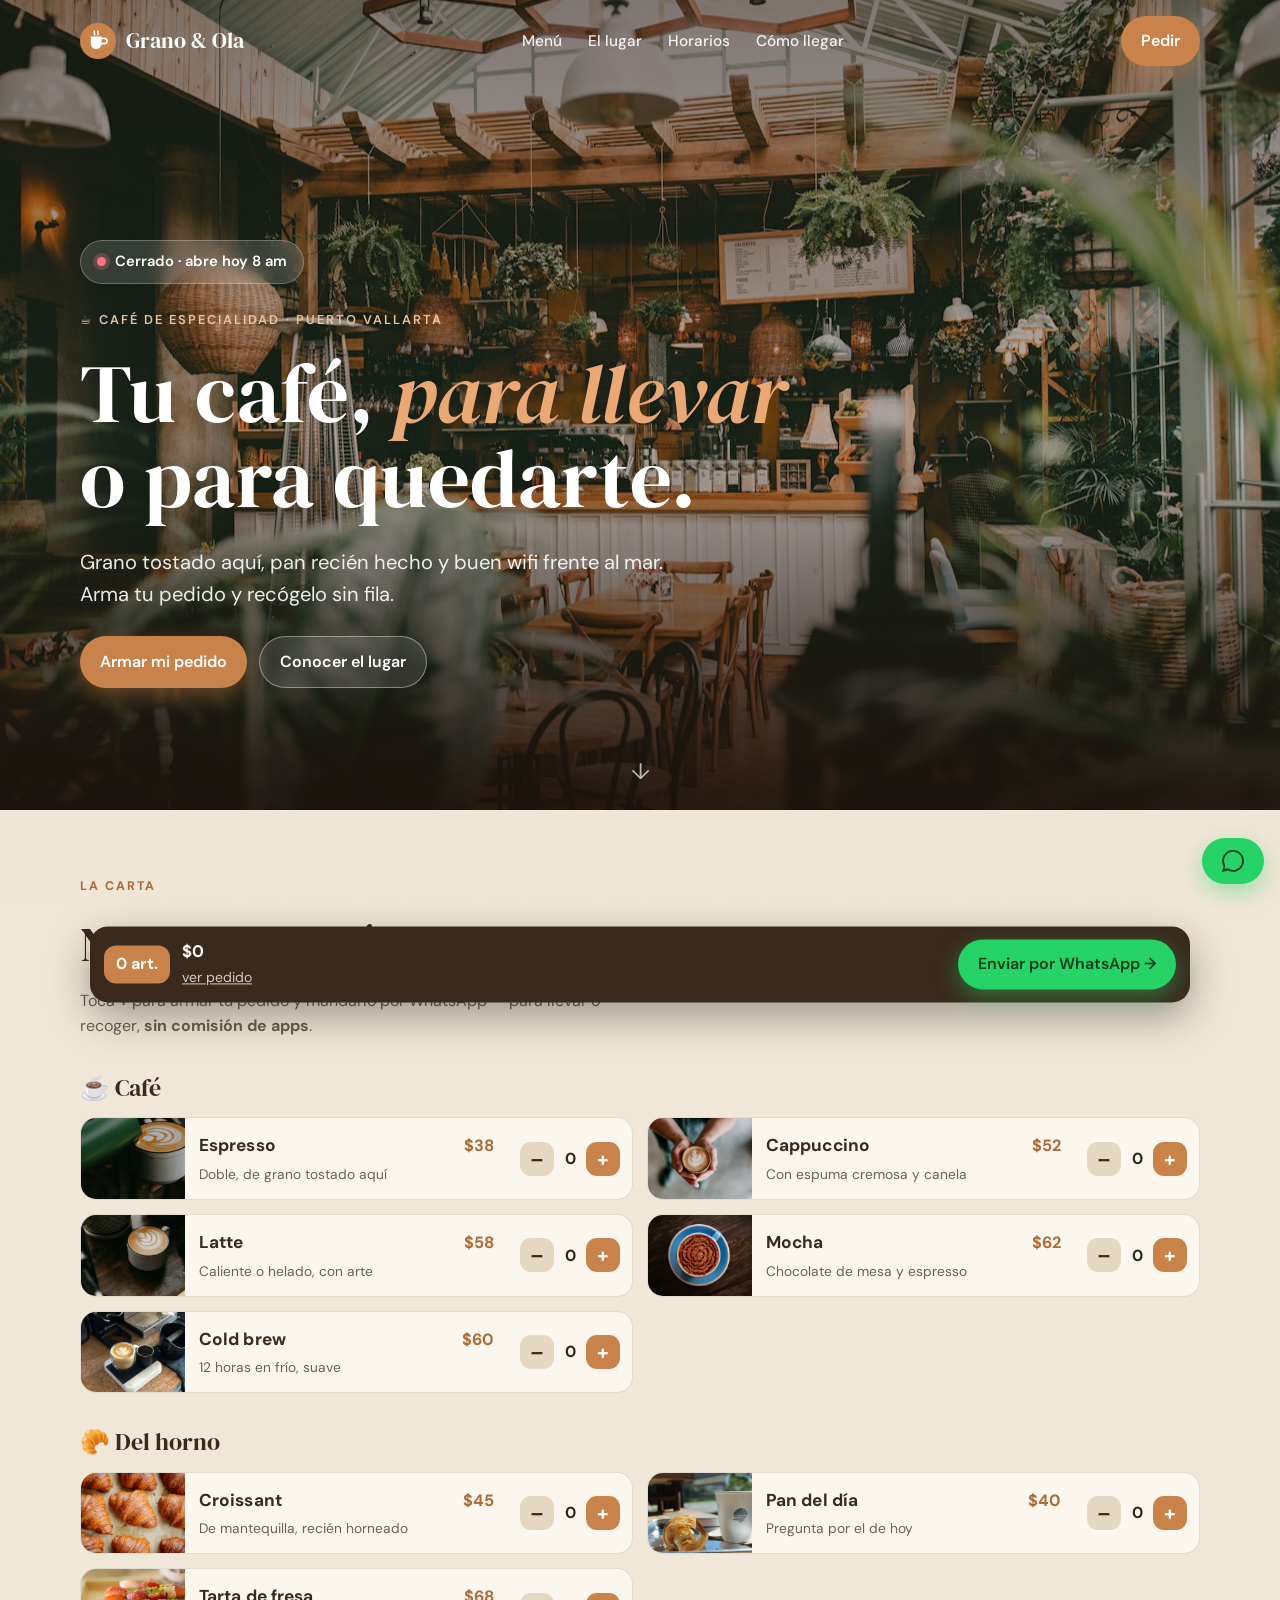
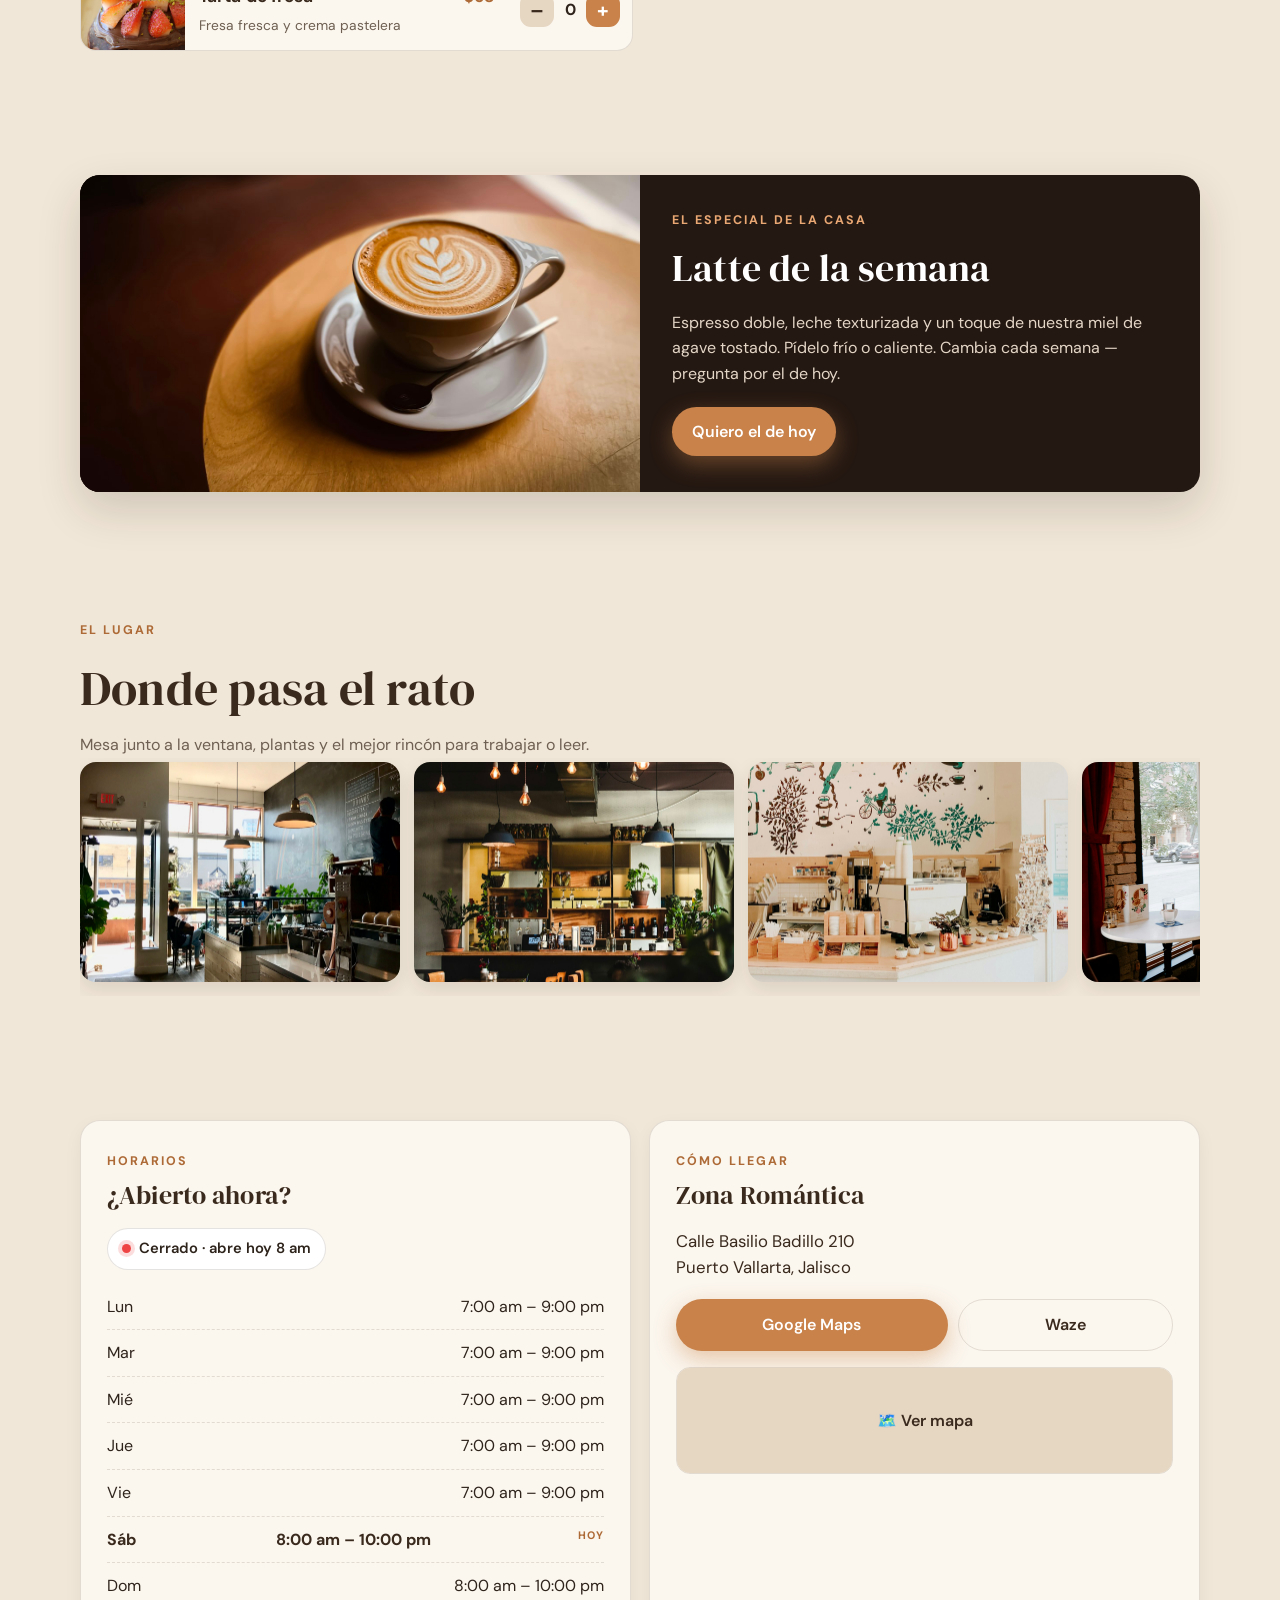
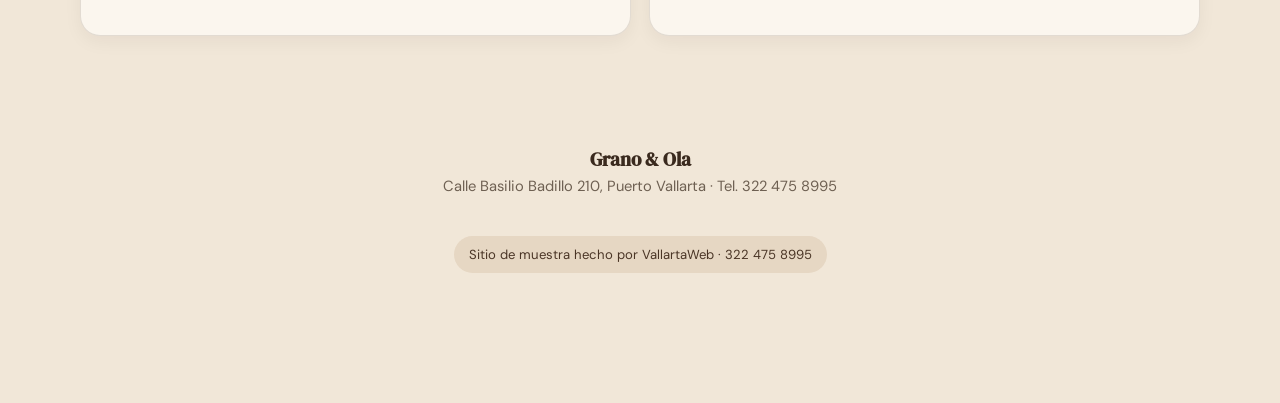
<file: muestras/cafeteria/index.html>
<!doctype html>
<html lang="es-MX">
<head>
<meta charset="utf-8">
<meta name="viewport" content="width=device-width, initial-scale=1">
<title>Grano &amp; Ola · Café de especialidad en Puerto Vallarta</title>
<meta name="description" content="Café de especialidad, pan recién hecho y buen wifi frente al mar en Puerto Vallarta. Mira el menú, pide para llevar por WhatsApp y encuéntranos en el mapa.">
<meta name="theme-color" content="#3a2a1e">
<meta property="og:type" content="restaurant">
<meta property="og:title" content="Grano & Ola · Café de especialidad">
<meta property="og:description" content="Café de especialidad y pan recién hecho. Pide para llevar por WhatsApp.">
<meta property="og:locale" content="es_MX">
<link rel="icon" href="data:image/svg+xml,%3Csvg xmlns='http://www.w3.org/2000/svg' viewBox='0 0 100 100'%3E%3Ctext y='.9em' font-size='90'%3E%E2%98%95%3C/text%3E%3C/svg%3E">
<link rel="preconnect" href="https://fonts.googleapis.com">
<link rel="preconnect" href="https://fonts.gstatic.com" crossorigin>
<link rel="stylesheet" href="https://fonts.googleapis.com/css2?family=DM+Serif+Display:ital@0;1&family=DM+Sans:opsz,wght@9..40,400;9..40,500;9..40,600;9..40,700&display=swap">

<!-- Esta línea activa las animaciones SOLO si el navegador ejecuta JS.
     Si el JS está bloqueado, nada se oculta y la página se ve completa. -->
<script>document.documentElement.className+=' js';</script>

<script type="application/ld+json">
{
  "@context":"https://schema.org","@type":"CafeOrCoffeeShop","name":"Grano & Ola",
  "servesCuisine":["Café","Repostería","Desayunos"],"priceRange":"$$","telephone":"+523224758995",
  "address":{"@type":"PostalAddress","streetAddress":"Calle Basilio Badillo 210","addressLocality":"Puerto Vallarta","addressRegion":"Jalisco","postalCode":"48380","addressCountry":"MX"},
  "geo":{"@type":"GeoCoordinates","latitude":20.5995,"longitude":-105.2365},
  "openingHoursSpecification":[
    {"@type":"OpeningHoursSpecification","dayOfWeek":["Monday","Tuesday","Wednesday","Thursday","Friday"],"opens":"07:00","closes":"21:00"},
    {"@type":"OpeningHoursSpecification","dayOfWeek":["Saturday","Sunday"],"opens":"08:00","closes":"22:00"}
  ]
}
</script>

<style>
  :root{
    --ink:#3a2a1e;--ink-2:#4a3526;--deep:#241812;
    --caramel:#c8824a;--caramel-d:#ad6a36;--sage:#7d8a63;
    --sand:#f1e7d8;--cream:#fbf6ee;--paper:#fffdf9;--txt:#2e241c;--muted:#6e6052;
    --line:rgba(58,42,30,.13);--shadow:0 18px 44px rgba(36,24,18,.16);--radius:20px;--wa:#25D366;
  }
  *{box-sizing:border-box}
  html{scroll-behavior:smooth}
  body{margin:0;font-family:"DM Sans",system-ui,sans-serif;color:var(--txt);background:var(--sand);
    line-height:1.6;-webkit-font-smoothing:antialiased;overflow-x:hidden}
  img{max-width:100%;display:block}
  a{color:inherit}
  h1,h2,h3,.serif{font-family:"DM Serif Display",Georgia,serif;font-weight:400;letter-spacing:.005em}
  .wrap{width:min(1120px,92vw);margin-inline:auto}
  body::before{content:"";position:fixed;inset:0;z-index:1;pointer-events:none;opacity:.03;
    background-image:url("data:image/svg+xml,%3Csvg xmlns='http://www.w3.org/2000/svg' width='120' height='120'%3E%3Cfilter id='n'%3E%3CfeTurbulence type='fractalNoise' baseFrequency='.9' numOctaves='2'/%3E%3C/filter%3E%3Crect width='100%25' height='100%25' filter='url(%23n)'/%3E%3C/svg%3E")}

  .btn{display:inline-flex;align-items:center;gap:9px;border:0;cursor:pointer;font-family:"DM Sans",sans-serif;
    font-weight:600;font-size:1rem;text-decoration:none;padding:12px 20px;border-radius:999px;
    transition:transform .18s ease,box-shadow .18s ease,background .18s ease}
  .btn:hover{transform:translateY(-2px)}
  .btn-wa{background:var(--wa);color:#063d1c;box-shadow:0 8px 22px rgba(37,211,102,.4)}
  .btn-caramel{background:var(--caramel);color:#fff;box-shadow:0 8px 22px rgba(200,130,74,.42)}
  .btn-caramel:hover{background:var(--caramel-d)}
  .btn-ghost{background:rgba(255,255,255,.12);color:#fff;border:1.5px solid rgba(255,255,255,.4);backdrop-filter:blur(4px)}
  .btn-outline{background:transparent;color:var(--ink);border:1.5px solid var(--line)}

  /* Header SÓLIDO por defecto (legible sin JS). Con JS se vuelve transparente sobre el hero. */
  header.site{position:fixed;top:0;left:0;right:0;z-index:50;transition:background .3s,box-shadow .3s;
    background:rgba(241,231,216,.92);backdrop-filter:saturate(1.3) blur(12px);box-shadow:0 4px 20px rgba(36,24,18,.08)}
  .bar{display:flex;align-items:center;gap:14px;justify-content:space-between;padding:12px 0;transition:padding .3s}
  .brand{display:flex;align-items:center;gap:10px;font-family:"DM Serif Display",serif;font-size:1.35rem;color:var(--ink);text-decoration:none;transition:color .3s}
  .brand .mark{width:36px;height:36px;flex:0 0 auto}
  .nav{display:none;gap:26px;font-size:.96rem;font-weight:500}
  .nav a{text-decoration:none;color:var(--ink-2);transition:color .3s}
  .nav a:hover{color:var(--caramel-d)}
  header.hero-top{background:transparent;backdrop-filter:none;box-shadow:none}
  header.hero-top .bar{padding:16px 0}
  header.hero-top .brand{color:#fff}
  header.hero-top .nav a{color:rgba(255,255,255,.9)}

  .hero{position:relative;min-height:90vh;display:flex;align-items:flex-end;overflow:hidden;color:#fff}
  .hero-bg{position:absolute;inset:0;z-index:0;background:#241812 center/cover no-repeat}
  html.js .hero-bg{animation:kenburns 24s ease-out both}
  .hero-bg::after{content:"";position:absolute;inset:0;background:linear-gradient(to top, rgba(28,18,12,.94) 2%, rgba(28,18,12,.3) 46%, rgba(28,18,12,.55) 100%)}
  @keyframes kenburns{from{transform:scale(1.12)}to{transform:scale(1)}}
  .hero-inner{position:relative;z-index:2;padding:0 0 60px;width:min(1120px,92vw);margin:0 auto}
  .eyebrow{display:inline-flex;align-items:center;gap:9px;font-size:.8rem;letter-spacing:.16em;text-transform:uppercase;font-weight:600;color:#ecc39a}
  h1{font-size:clamp(2.9rem,10vw,5.2rem);line-height:1.02;margin:.24em 0 .3em;color:#fff}
  h1 em{font-style:italic;color:#eaa874}
  .hero .lede{font-size:clamp(1.05rem,2.6vw,1.26rem);color:rgba(255,255,255,.9);max-width:44ch;font-weight:400}
  .hero-cta{display:flex;flex-wrap:wrap;gap:12px;margin-top:26px}
  .glass-status{display:inline-flex;align-items:center;gap:9px;padding:9px 16px;border-radius:999px;font-size:.92rem;font-weight:600;
    background:rgba(255,255,255,.14);backdrop-filter:blur(8px);border:1px solid rgba(255,255,255,.25);color:#fff;margin-bottom:22px}
  .dot{width:9px;height:9px;border-radius:50%;background:#eaa874}
  .glass-status.open .dot{background:#4ade80;box-shadow:0 0 0 4px rgba(74,222,128,.25)}
  .glass-status.closed .dot{background:#fb7185;box-shadow:0 0 0 4px rgba(251,113,133,.25)}
  .scrollcue{position:absolute;left:50%;bottom:20px;transform:translateX(-50%);z-index:2;color:rgba(255,255,255,.7);font-size:1.4rem}
  html.js .scrollcue{animation:bob 2s ease-in-out infinite}
  @keyframes bob{0%,100%{transform:translate(-50%,0)}50%{transform:translate(-50%,8px)}}

  /* Reveal: SOLO se oculta si el JS corrió (html.js). Sin JS, todo visible. */
  html.js .reveal{opacity:0;transform:translateY(26px);transition:opacity .7s ease,transform .7s cubic-bezier(.2,.7,.2,1)}
  html.js .reveal.in{opacity:1;transform:none}
  html.js .reveal.d1{transition-delay:.08s}

  main{position:relative;z-index:2}
  section{padding:62px 0}
  .kicker{font-size:.78rem;letter-spacing:.16em;text-transform:uppercase;color:var(--caramel-d);font-weight:700}
  h2{font-size:clamp(2rem,5.5vw,3rem);color:var(--ink);margin:.18em 0 .08em}
  .sec-lede{color:var(--muted);max-width:52ch;margin:.3em 0 0}

  .cat-h{font-family:"DM Serif Display",serif;font-size:1.5rem;color:var(--ink);margin:30px 0 10px;display:flex;align-items:center;gap:9px}
  .menu{display:grid;gap:14px}
  @media(min-width:620px){.menu{grid-template-columns:1fr 1fr}}
  .item{background:var(--cream);border:1px solid var(--line);border-radius:16px;overflow:hidden;display:flex;align-items:stretch;transition:transform .2s,box-shadow .2s}
  .item:hover{transform:translateY(-3px);box-shadow:var(--shadow)}
  .item .thumb{width:104px;flex:0 0 104px;background:#e6d7c3 center/cover no-repeat}
  .item .meat{flex:1;min-width:0;padding:14px 14px;display:flex;flex-direction:column;justify-content:center}
  .item .r1{display:flex;align-items:baseline;gap:10px;justify-content:space-between}
  .item h3{margin:0;font-family:"DM Sans",sans-serif;font-size:1.08rem;font-weight:700;color:var(--ink)}
  .item .d{color:var(--muted);font-size:.86rem;margin:3px 0 0}
  .item .price{font-weight:700;color:var(--caramel-d);font-size:1.02rem;white-space:nowrap}
  .add{flex:0 0 auto;display:flex;align-items:center;gap:6px;padding:0 12px}
  .add button{width:34px;height:34px;border-radius:11px;border:0;background:var(--caramel);color:#fff;font-size:1.25rem;font-weight:700;cursor:pointer;font-family:inherit;line-height:1}
  .add button.minus{background:#e6d7c3;color:var(--ink)}
  .add .qty{min-width:20px;text-align:center;font-weight:700}
  /* Sin JS no hay carrito: se ocultan los controles +/- */
  html:not(.js) .add{display:none}

  .special{display:grid;border-radius:var(--radius);overflow:hidden;box-shadow:var(--shadow);background:var(--deep)}
  @media(min-width:760px){.special{grid-template-columns:1fr 1fr}}
  .special .pic{min-height:260px;background:#241812 center/cover no-repeat}
  .special .txt{padding:36px 32px;color:#fff;display:flex;flex-direction:column;justify-content:center}
  .special .kicker{color:#eaa874}
  .special h3{font-size:clamp(1.8rem,4vw,2.4rem);margin:.15em 0 .3em;color:#fff}
  .special p{color:#e4d6c7;max-width:46ch;margin:0 0 20px}

  .gallery{display:flex;gap:14px;overflow-x:auto;padding:4px 0 14px;scroll-snap-type:x mandatory}
  .gallery img{flex:0 0 auto;width:min(78vw,320px);height:220px;object-fit:cover;border-radius:16px;scroll-snap-align:start;box-shadow:0 8px 20px rgba(36,24,18,.1);background:#e6d7c3}

  .info{display:grid;gap:18px}
  @media(min-width:760px){.info{grid-template-columns:1fr 1fr}}
  .card{background:var(--cream);border:1px solid var(--line);border-radius:var(--radius);padding:26px;box-shadow:0 6px 18px rgba(36,24,18,.05)}
  .hours{list-style:none;margin:14px 0 0;padding:0}
  .hours li{display:flex;justify-content:space-between;padding:10px 0;border-bottom:1px dashed var(--line)}
  .hours li:last-child{border-bottom:0}
  .hours li.today{font-weight:700;color:var(--ink)}
  .hours li.today::after{content:"hoy";font-size:.68rem;letter-spacing:.08em;text-transform:uppercase;color:var(--caramel-d);margin-left:8px}
  .mini-status{display:inline-flex;align-items:center;gap:8px;padding:8px 14px;border-radius:999px;font-weight:600;font-size:.92rem;background:#fff;border:1px solid var(--line);margin-top:10px}
  .mini-status.open .dot{background:#22c55e;box-shadow:0 0 0 4px rgba(34,197,94,.18)}
  .mini-status.closed .dot{background:#ef4444;box-shadow:0 0 0 4px rgba(239,68,68,.18)}
  .addr{font-size:1.05rem;color:var(--ink);margin:12px 0 18px}
  .map-actions{display:flex;gap:10px;flex-wrap:wrap}
  .map-actions .btn{flex:1 1 auto;justify-content:center}
  .mapbox{margin-top:16px;border-radius:14px;overflow:hidden;border:1px solid var(--line)}
  .mapbox button.loadmap{width:100%;border:0;background:#e6d7c3;color:var(--ink);font-family:inherit;font-weight:600;padding:42px 16px;cursor:pointer;font-size:1rem}
  .mapbox iframe{width:100%;height:280px;border:0;display:block}

  footer{position:relative;z-index:2;padding:46px 0 130px;color:var(--muted);font-size:.92rem;text-align:center;background:var(--sand)}
  footer .demo{display:inline-block;margin-top:14px;font-size:.82rem;background:#e6d7c3;color:var(--ink-2);padding:8px 15px;border-radius:999px}

  .cartbar{position:fixed;left:0;right:0;bottom:0;z-index:55;transform:translateY(130%);transition:transform .28s ease}
  .cartbar.show{transform:translateY(0)}
  .cartbar .inner{width:min(1100px,96vw);margin:0 auto 10px;background:var(--ink);color:#fff;border-radius:18px;padding:12px 14px;display:flex;align-items:center;gap:12px;box-shadow:0 14px 40px rgba(0,0,0,.35)}
  .cartbar .count{background:var(--caramel);color:#fff;font-weight:700;border-radius:12px;padding:6px 12px;white-space:nowrap}
  .cartbar .total{font-weight:700;font-size:1.05rem}
  .cartbar a.detail{color:#f3e6d7;opacity:.85;text-decoration:underline;cursor:pointer;font-size:.88rem}
  .cartbar .btn{margin-left:auto}
  .fab{position:fixed;right:16px;bottom:16px;z-index:50}
  .fab.hide{display:none}.fab svg{width:22px;height:22px}
  .sheet{position:fixed;inset:0;z-index:70;background:rgba(0,0,0,.45);display:none;align-items:flex-end}
  .sheet.show{display:flex}
  .sheet .panel{background:var(--cream);width:100%;max-width:560px;margin:0 auto;border-radius:20px 20px 0 0;padding:20px;max-height:80vh;overflow:auto}
  .sheet h3{font-family:"DM Serif Display",serif;margin:.1em 0 .4em;font-size:1.5rem;color:var(--ink)}
  .line{display:flex;justify-content:space-between;align-items:center;padding:10px 0;border-bottom:1px dashed var(--line)}
  .line .rm{border:0;background:#e6d7c3;border-radius:10px;padding:5px 10px;font-weight:700;cursor:pointer;font-family:inherit}
  .sheet .foot{display:flex;justify-content:space-between;align-items:center;margin:14px 0}
  .sheet .foot .tt{font-weight:700;font-size:1.25rem;color:var(--ink)}

  @media(min-width:880px){.nav{display:flex}}
  @media (prefers-reduced-motion: reduce){html{scroll-behavior:auto}*,*::before{animation:none!important;transition:none!important}html.js .reveal{opacity:1;transform:none}}
</style>
</head>
<body>

<header class="site" id="hdr">
  <div class="wrap bar">
    <a class="brand" href="#">
      <svg class="mark" viewBox="0 0 40 40" aria-hidden="true"><circle cx="20" cy="20" r="20" fill="#c8824a"/><path d="M12 15h12v8a6 6 0 01-6 6 6 6 0 01-6-6z" fill="#fff"/><path d="M24 17h3a3 3 0 010 6h-3" fill="none" stroke="#fff" stroke-width="2"/><path d="M16 9c-1 2 1 2 0 4M20 9c-1 2 1 2 0 4" stroke="#fff" stroke-width="1.8" stroke-linecap="round" fill="none"/></svg>
      Grano &amp; Ola
    </a>
    <nav class="nav">
      <a href="#menu">Menú</a><a href="#galeria">El lugar</a><a href="#horarios">Horarios</a><a href="#llegar">Cómo llegar</a>
    </nav>
    <a class="btn btn-caramel" href="#menu">Pedir</a>
  </div>
</header>

<main>
  <section class="hero">
    <div class="hero-bg" style="background-image:url('/muestras/img/1600093463592-8e36ae95ef56.jpg')"></div>
    <div class="hero-inner">
      <span class="glass-status" id="statusHero"><span class="dot"></span><span class="label">Hoy: 7:00 am – 9:00 pm</span></span>
      <div>
        <span class="eyebrow">☕ Café de especialidad · Puerto Vallarta</span>
        <h1>Tu café, <em>para llevar</em><br>o para quedarte.</h1>
        <p class="lede">Grano tostado aquí, pan recién hecho y buen wifi frente al mar. Arma tu pedido y recógelo sin fila.</p>
        <div class="hero-cta">
          <a class="btn btn-caramel" href="#menu">Armar mi pedido</a>
          <a class="btn btn-ghost" href="#galeria">Conocer el lugar</a>
        </div>
      </div>
    </div>
    <div class="scrollcue" aria-hidden="true">↓</div>
  </section>

  <!-- MENÚ (en HTML fijo; el JS solo agrega el carrito) -->
  <section id="menu" class="wrap">
    <div class="reveal"><span class="kicker">La carta</span><h2>Nuestro menú</h2>
    <p class="sec-lede">Toca <b>+</b> para armar tu pedido y mandarlo por WhatsApp — para llevar o recoger, <b>sin comisión de apps</b>.</p></div>

    <div class="cat-h">☕ Café</div>
    <div class="menu">
      <div class="item" data-id="espresso" data-name="Espresso" data-price="38">
        <div class="thumb" style="background-image:url('/muestras/img/1680381724318-c8ac9fe3a484.jpg')"></div>
        <div class="meat"><div class="r1"><h3>Espresso</h3><span class="price">$38</span></div><p class="d">Doble, de grano tostado aquí</p></div>
        <div class="add"><button class="minus" aria-label="Quitar">–</button><span class="qty">0</span><button class="plus" aria-label="Agregar">+</button></div>
      </div>
      <div class="item" data-id="capu" data-name="Cappuccino" data-price="52">
        <div class="thumb" style="background-image:url('/muestras/img/1544931733-7ee200c8ca3c.jpg')"></div>
        <div class="meat"><div class="r1"><h3>Cappuccino</h3><span class="price">$52</span></div><p class="d">Con espuma cremosa y canela</p></div>
        <div class="add"><button class="minus" aria-label="Quitar">–</button><span class="qty">0</span><button class="plus" aria-label="Agregar">+</button></div>
      </div>
      <div class="item" data-id="latte" data-name="Latte" data-price="58">
        <div class="thumb" style="background-image:url('/muestras/img/1680381792123-676305af82d8.jpg')"></div>
        <div class="meat"><div class="r1"><h3>Latte</h3><span class="price">$58</span></div><p class="d">Caliente o helado, con arte</p></div>
        <div class="add"><button class="minus" aria-label="Quitar">–</button><span class="qty">0</span><button class="plus" aria-label="Agregar">+</button></div>
      </div>
      <div class="item" data-id="mocha" data-name="Mocha" data-price="62">
        <div class="thumb" style="background-image:url('/muestras/img/1608363087711-9280f549a29e.jpg')"></div>
        <div class="meat"><div class="r1"><h3>Mocha</h3><span class="price">$62</span></div><p class="d">Chocolate de mesa y espresso</p></div>
        <div class="add"><button class="minus" aria-label="Quitar">–</button><span class="qty">0</span><button class="plus" aria-label="Agregar">+</button></div>
      </div>
      <div class="item" data-id="coldbrew" data-name="Cold brew" data-price="60">
        <div class="thumb" style="background-image:url('/muestras/img/1603828778059-6e52a251fd2a.jpg')"></div>
        <div class="meat"><div class="r1"><h3>Cold brew</h3><span class="price">$60</span></div><p class="d">12 horas en frío, suave</p></div>
        <div class="add"><button class="minus" aria-label="Quitar">–</button><span class="qty">0</span><button class="plus" aria-label="Agregar">+</button></div>
      </div>
    </div>

    <div class="cat-h">🥐 Del horno</div>
    <div class="menu">
      <div class="item" data-id="croissant" data-name="Croissant" data-price="45">
        <div class="thumb" style="background-image:url('/muestras/img/1623334044303-241021148842.jpg')"></div>
        <div class="meat"><div class="r1"><h3>Croissant</h3><span class="price">$45</span></div><p class="d">De mantequilla, recién horneado</p></div>
        <div class="add"><button class="minus" aria-label="Quitar">–</button><span class="qty">0</span><button class="plus" aria-label="Agregar">+</button></div>
      </div>
      <div class="item" data-id="pan" data-name="Pan del día" data-price="40">
        <div class="thumb" style="background-image:url('/muestras/img/1703016402680-d12e7dc746d9.jpg')"></div>
        <div class="meat"><div class="r1"><h3>Pan del día</h3><span class="price">$40</span></div><p class="d">Pregunta por el de hoy</p></div>
        <div class="add"><button class="minus" aria-label="Quitar">–</button><span class="qty">0</span><button class="plus" aria-label="Agregar">+</button></div>
      </div>
      <div class="item" data-id="tarta" data-name="Tarta de fresa" data-price="68">
        <div class="thumb" style="background-image:url('/muestras/img/1721324464134-9617d28687f9.jpg')"></div>
        <div class="meat"><div class="r1"><h3>Tarta de fresa</h3><span class="price">$68</span></div><p class="d">Fresa fresca y crema pastelera</p></div>
        <div class="add"><button class="minus" aria-label="Quitar">–</button><span class="qty">0</span><button class="plus" aria-label="Agregar">+</button></div>
      </div>
    </div>
  </section>

  <section class="wrap">
    <div class="special reveal">
      <div class="pic" style="background-image:url('/muestras/img/1760175445000-0e01e193d1cd.jpg')"></div>
      <div class="txt">
        <span class="kicker">El especial de la casa</span>
        <h3>Latte de la semana</h3>
        <p>Espresso doble, leche texturizada y un toque de nuestra miel de agave tostado. Pídelo frío o caliente. Cambia cada semana — pregunta por el de hoy.</p>
        <div><a class="btn btn-caramel" href="https://wa.me/5213224758995?text=Hola%20Grano%20%26%20Ola%20%E2%98%95%20quiero%20el%20latte%20de%20la%20semana.%20%C2%BFCu%C3%A1l%20es%20el%20de%20hoy%3F" target="_blank" rel="noopener">Quiero el de hoy</a></div>
      </div>
    </div>
  </section>

  <section id="galeria" class="wrap">
    <div class="reveal"><span class="kicker">El lugar</span><h2>Donde pasa el rato</h2>
    <p class="sec-lede">Mesa junto a la ventana, plantas y el mejor rincón para trabajar o leer.</p></div>
    <div class="gallery reveal">
      <img loading="lazy" alt="El café" src="/muestras/img/1572231086568-6984943e6629.jpg">
      <img loading="lazy" alt="El café" src="/muestras/img/1551887196-72e32bfc7bf3.jpg">
      <img loading="lazy" alt="El café" src="/muestras/img/1566939937483-6eabe6f79e15.jpg">
      <img loading="lazy" alt="El café" src="/muestras/img/1564849744694-348ecd00c279.jpg">
    </div>
  </section>

  <section class="wrap">
    <div class="info">
      <div class="card reveal" id="horarios">
        <span class="kicker">Horarios</span>
        <h2 style="font-size:1.6rem;margin:.1em 0">¿Abierto ahora?</h2>
        <div><span class="mini-status" id="statusHours"><span class="dot"></span><span class="label">Hoy: 7:00 am – 9:00 pm</span></span></div>
        <ul class="hours" id="hoursList">
          <li data-day="1"><span>Lun</span><span>7:00 am – 9:00 pm</span></li>
          <li data-day="2"><span>Mar</span><span>7:00 am – 9:00 pm</span></li>
          <li data-day="3"><span>Mié</span><span>7:00 am – 9:00 pm</span></li>
          <li data-day="4"><span>Jue</span><span>7:00 am – 9:00 pm</span></li>
          <li data-day="5"><span>Vie</span><span>7:00 am – 9:00 pm</span></li>
          <li data-day="6"><span>Sáb</span><span>8:00 am – 10:00 pm</span></li>
          <li data-day="0"><span>Dom</span><span>8:00 am – 10:00 pm</span></li>
        </ul>
      </div>
      <div class="card reveal d1" id="llegar">
        <span class="kicker">Cómo llegar</span>
        <h2 style="font-size:1.6rem;margin:.1em 0 .3em">Zona Romántica</h2>
        <p class="addr">Calle Basilio Badillo 210<br>Puerto Vallarta, Jalisco</p>
        <div class="map-actions">
          <a class="btn btn-caramel" target="_blank" rel="noopener" href="https://www.google.com/maps/dir/?api=1&destination=Basilio+Badillo+Zona+Rom%C3%A1ntica+Puerto+Vallarta">Google Maps</a>
          <a class="btn btn-outline" target="_blank" rel="noopener" href="https://waze.com/ul?q=Basilio%20Badillo%20Puerto%20Vallarta&navigate=yes">Waze</a>
        </div>
        <div class="mapbox"><button class="loadmap" id="loadMap">🗺️ Ver mapa</button></div>
      </div>
    </div>
  </section>
</main>

<footer>
  <div class="wrap">
    <strong style="color:var(--ink);font-family:'DM Serif Display',serif;font-size:1.2rem">Grano &amp; Ola</strong><br>
    Calle Basilio Badillo 210, Puerto Vallarta · Tel. 322 475 8995
    <br><br><span class="demo">Sitio de muestra hecho por VallartaWeb · 322 475 8995</span>
  </div>
</footer>

<div class="cartbar" id="cartbar">
  <div class="inner">
    <span class="count" id="cartCount">0</span>
    <div><div class="total" id="cartTotal">$0</div><a class="detail" id="cartDetail">ver pedido</a></div>
    <a class="btn btn-wa" id="cartSend" href="#" rel="noopener">Enviar por WhatsApp →</a>
  </div>
</div>

<a class="btn btn-wa fab" id="waFab" href="https://wa.me/5213224758995?text=Hola%20Grano%20%26%20Ola%20%E2%98%95%20tengo%20una%20pregunta%3A" rel="noopener" target="_blank" aria-label="WhatsApp">
  <svg viewBox="0 0 24 24" fill="#063d1c" aria-hidden="true"><path d="M.057 24l1.687-6.163a11.867 11.867 0 01-1.587-5.945C.16 5.335 5.495 0 12.05 0a11.82 11.82 0 018.413 3.488 11.82 11.82 0 013.48 8.414c-.003 6.557-5.338 11.892-11.893 11.892a11.9 11.9 0 01-5.688-1.448L.057 24zm6.597-3.807c1.676.995 3.276 1.591 5.392 1.592 5.448 0 9.886-4.434 9.889-9.885.002-5.462-4.415-9.89-9.881-9.892-5.452 0-9.887 4.434-9.889 9.884a9.82 9.82 0 001.511 5.26l-.999 3.648 3.736-.98z"/></svg>
</a>

<div class="sheet" id="sheet">
  <div class="panel">
    <h3>Tu pedido ☕</h3>
    <div id="sheetLines"></div>
    <div class="foot"><span>Total</span><span class="tt" id="sheetTotal">$0</span></div>
    <a class="btn btn-wa" id="sheetSend" href="#" rel="noopener" style="width:100%;justify-content:center;font-size:1.05rem;padding:14px">Enviar por WhatsApp →</a>
    <button class="btn btn-outline" id="sheetClose" style="width:100%;justify-content:center;margin-top:10px">Seguir pidiendo</button>
  </div>
</div>

<script>
(function(){
  "use strict";
  var WA="5213224758995";
  function wa(m){return "https://wa.me/"+WA+"?text="+encodeURIComponent(m);}

  // ---------- Carrito (lee el menú que YA está en el HTML) ----------
  var INDEX={},cart={};
  var items=document.querySelectorAll(".item");
  items.forEach(function(el){
    var id=el.dataset.id;
    INDEX[id]={n:el.dataset.name,p:parseInt(el.dataset.price,10),el:el};
    el.querySelector(".plus").addEventListener("click",function(){change(id,1);});
    el.querySelector(".minus").addEventListener("click",function(){change(id,-1);});
  });
  try{var s=JSON.parse(localStorage.getItem("granoola_cart")||"{}");if(s&&typeof s==="object")cart=s;}catch(e){}
  function save(){try{localStorage.setItem("granoola_cart",JSON.stringify(cart));}catch(e){}}
  function change(id,d){cart[id]=Math.max(0,(cart[id]||0)+d);if(cart[id]===0)delete cart[id];refresh();save();}
  function totals(){var n=0,s=0;Object.keys(cart).forEach(function(id){n+=cart[id];s+=cart[id]*INDEX[id].p;});return{n:n,s:s};}
  function orderText(){
    var l=["Hola Grano & Ola ☕ quiero este pedido:",""];
    Object.keys(cart).forEach(function(id){var i=INDEX[id];l.push("• "+cart[id]+" × "+i.n+"  ($"+(cart[id]*i.p)+")");});
    l.push("");l.push("Total: $"+totals().s);l.push("¿Para llevar o aquí? ___   Nombre: ___");return l.join("\n");
  }
  function refresh(){
    Object.keys(INDEX).forEach(function(id){var q=INDEX[id].el.querySelector(".qty");if(q)q.textContent=cart[id]||0;});
    var t=totals();
    document.getElementById("cartCount").textContent=t.n+" art.";
    document.getElementById("cartTotal").textContent="$"+t.s;
    document.getElementById("sheetTotal").textContent="$"+t.s;
    var link=wa(orderText());
    document.getElementById("cartSend").href=link;document.getElementById("sheetSend").href=link;
    document.getElementById("cartbar").classList.toggle("show",t.n>0);
    document.getElementById("waFab").classList.toggle("hide",t.n>0);
    var box=document.getElementById("sheetLines");box.innerHTML="";
    Object.keys(cart).forEach(function(id){var i=INDEX[id],r=document.createElement("div");r.className="line";
      r.innerHTML='<span style="font-weight:600">'+cart[id]+' × '+i.n+'</span><span style="display:flex;gap:10px;align-items:center">$'+(cart[id]*i.p)+' <button class="rm" data-rm="'+id+'">quitar</button></span>';box.appendChild(r);});
    if(t.n===0)box.innerHTML='<p style="color:var(--muted)">Aún no agregas nada.</p>';
  }
  refresh();
  var sheet=document.getElementById("sheet");
  document.getElementById("cartDetail").addEventListener("click",function(){sheet.classList.add("show");});
  document.getElementById("sheetClose").addEventListener("click",function(){sheet.classList.remove("show");});
  sheet.addEventListener("click",function(e){if(e.target===sheet)sheet.classList.remove("show");});
  document.getElementById("sheetLines").addEventListener("click",function(e){var b=e.target.closest("button[data-rm]");if(!b)return;delete cart[b.dataset.rm];refresh();save();});

  // ---------- Horarios (actualiza el estado; la lista ya está en HTML) ----------
  var SCHED={0:[8*60,22*60],1:[7*60,21*60],2:[7*60,21*60],3:[7*60,21*60],4:[7*60,21*60],5:[7*60,21*60],6:[8*60,22*60]};
  var DAYS=["Domingo","Lunes","Martes","Miércoles","Jueves","Viernes","Sábado"];
  function fmt(m){m=((m%1440)+1440)%1440;var h=Math.floor(m/60),mm=m%60,ap=h<12?"am":"pm",hh=h%12||12;return hh+(mm?":"+("0"+mm).slice(-2):"")+" "+ap;}
  function state(){var now=new Date(),d=now.getDay(),mins=now.getHours()*60+now.getMinutes(),s=SCHED[d];
    if(!s)return{open:false,opens:null};if(mins>=s[0]&&mins<s[1])return{open:true,closes:s[1]};
    if(mins<s[0])return{open:false,opens:s[0]};return{open:false,opens:null};}
  function paint(w){var st=state(),l=w.querySelector(".label");w.classList.remove("open","closed");
    if(st.open){w.classList.add("open");l.textContent="Abierto ahora · cierra "+fmt(st.closes);}
    else{w.classList.add("closed");if(st.opens!=null)l.textContent="Cerrado · abre hoy "+fmt(st.opens);
      else{var d=new Date().getDay(),i=1;while(i<=7){var nd=(d+i)%7;if(SCHED[nd]){l.textContent="Cerrado · abre "+DAYS[nd]+" "+fmt(SCHED[nd][0]);break;}i++;}}}}
  paint(document.getElementById("statusHero"));paint(document.getElementById("statusHours"));
  var today=new Date().getDay();
  var row=document.querySelector('#hoursList li[data-day="'+today+'"]');if(row)row.classList.add("today");

  document.getElementById("loadMap").addEventListener("click",function(){
    this.parentNode.innerHTML='<iframe loading="lazy" title="Mapa" src="https://www.google.com/maps?q=Basilio+Badillo+Puerto+Vallarta&output=embed"></iframe>';});

  var hdr=document.getElementById("hdr");
  function onScroll(){hdr.classList.toggle("hero-top",window.scrollY < window.innerHeight*0.72);}
  onScroll();window.addEventListener("scroll",onScroll,{passive:true});

  var reveals=document.querySelectorAll(".reveal");
  if("IntersectionObserver" in window){var io=new IntersectionObserver(function(es){es.forEach(function(e){if(e.isIntersecting){e.target.classList.add("in");io.unobserve(e.target);}});},{threshold:.12});reveals.forEach(function(r){io.observe(r);});}
  else reveals.forEach(function(r){r.classList.add("in");});
})();
</script>
</body>
</html>
</file>
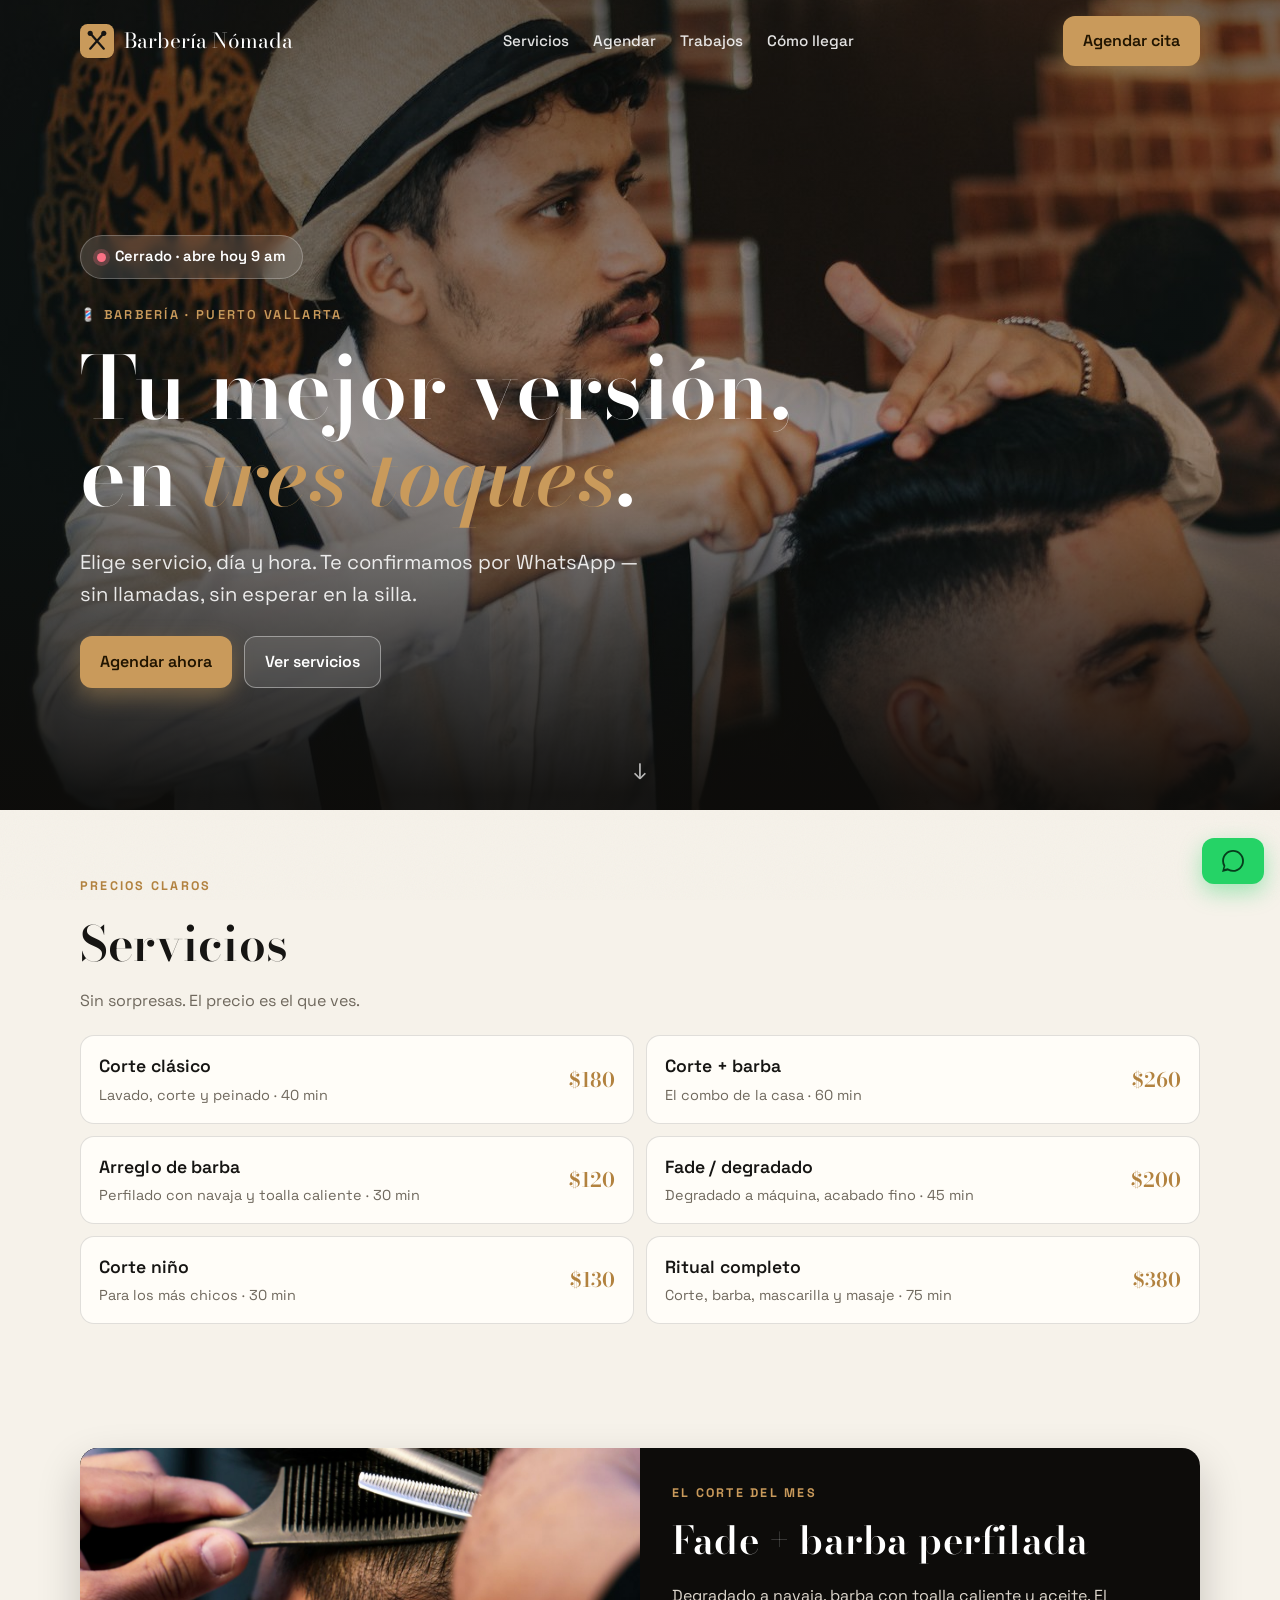
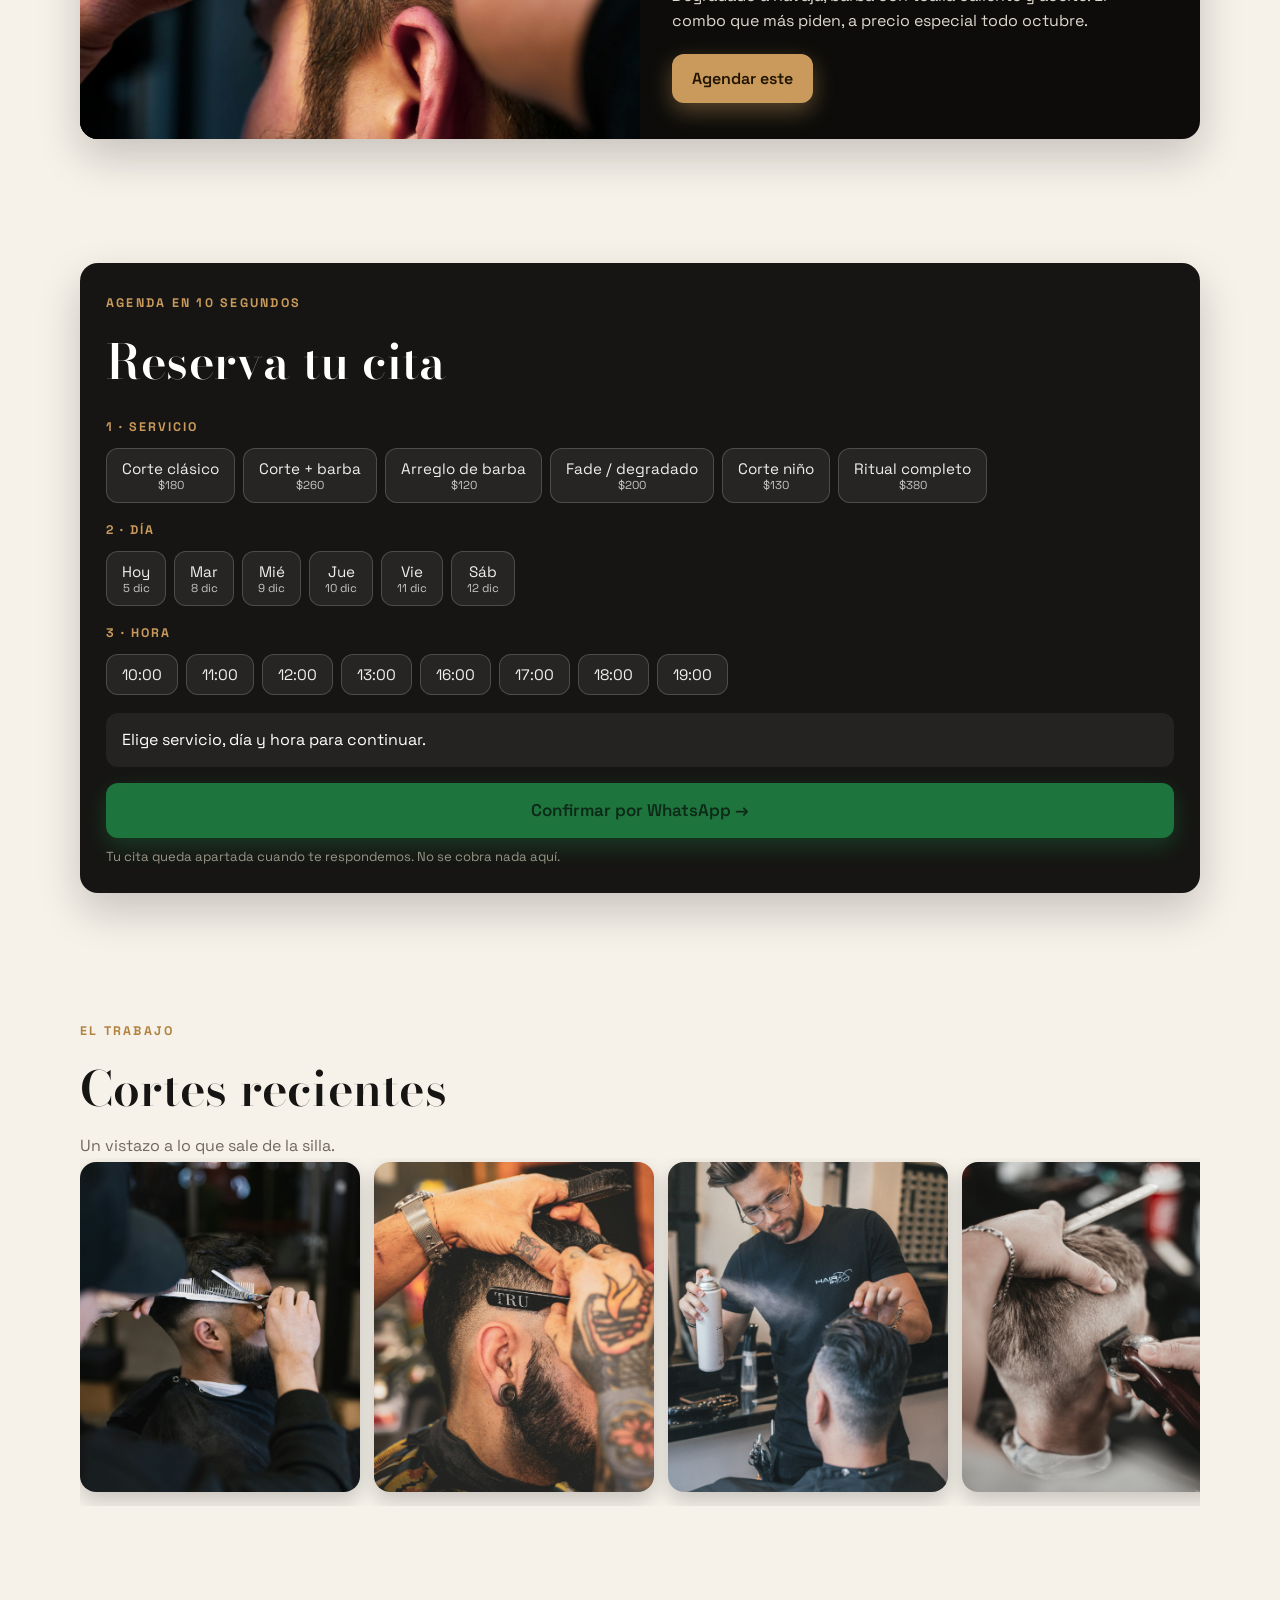
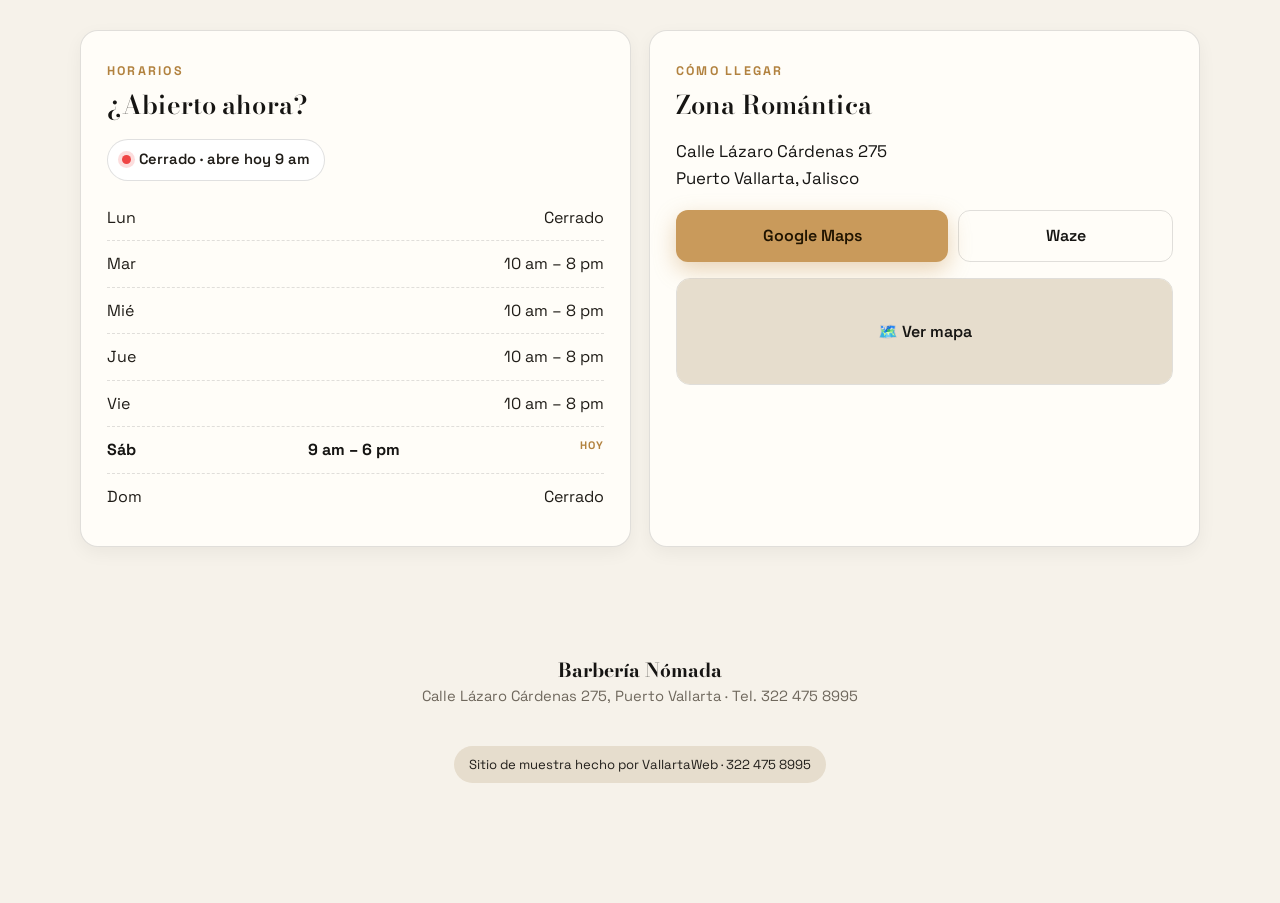
<file: muestras/negocio/index.html>
<!doctype html>
<html lang="es-MX">
<head>
<meta charset="utf-8">
<meta name="viewport" content="width=device-width, initial-scale=1">
<title>Barbería Nómada · Cortes y barba en Puerto Vallarta</title>
<meta name="description" content="Barbería en Puerto Vallarta. Elige servicio, día y hora y agenda tu cita por WhatsApp en segundos. Precios claros y horarios a la vista.">
<meta name="theme-color" content="#161513">

<meta property="og:type" content="website">
<meta property="og:title" content="Barbería Nómada · agenda por WhatsApp">
<meta property="og:description" content="Elige servicio, día y hora. Agenda tu cita por WhatsApp.">
<meta property="og:locale" content="es_MX">

<link rel="icon" href="data:image/svg+xml,%3Csvg xmlns='http://www.w3.org/2000/svg' viewBox='0 0 100 100'%3E%3Ctext y='.9em' font-size='90'%3E%F0%9F%92%88%3C/text%3E%3C/svg%3E">

<link rel="preconnect" href="https://fonts.googleapis.com">
<link rel="preconnect" href="https://fonts.gstatic.com" crossorigin>
<link rel="stylesheet" href="https://fonts.googleapis.com/css2?family=Space+Grotesk:wght@400;500;600;700&family=Bodoni+Moda:opsz,wght@6..96,500;6..96,600&display=swap">

<!-- SEO LOCAL → Google Maps -->
<script type="application/ld+json">
{
  "@context":"https://schema.org","@type":"HairSalon","name":"Barbería Nómada","priceRange":"$$","telephone":"+523224758995",
  "address":{"@type":"PostalAddress","streetAddress":"Calle Lázaro Cárdenas 275","addressLocality":"Puerto Vallarta","addressRegion":"Jalisco","postalCode":"48380","addressCountry":"MX"},
  "geo":{"@type":"GeoCoordinates","latitude":20.5996,"longitude":-105.2360},
  "openingHoursSpecification":[
    {"@type":"OpeningHoursSpecification","dayOfWeek":["Tuesday","Wednesday","Thursday","Friday"],"opens":"10:00","closes":"20:00"},
    {"@type":"OpeningHoursSpecification","dayOfWeek":"Saturday","opens":"09:00","closes":"18:00"}
  ]
}
</script>

<style>
  :root{
    --ink:#161513;--ink-2:#221f1b;--deep:#0d0c0a;
    --tan:#c99a5b;--tan-d:#b2823f;
    --paper:#f6f2ea;--cream:#fffdf8;--txt:#201d18;--muted:#6f685d;
    --line:rgba(22,21,19,.13);--shadow:0 18px 44px rgba(13,12,10,.2);--radius:18px;--wa:#25D366;
  }
  *{box-sizing:border-box}
  html{scroll-behavior:smooth}
  body{margin:0;font-family:"Space Grotesk",system-ui,sans-serif;color:var(--txt);background:var(--paper);
    line-height:1.6;-webkit-font-smoothing:antialiased;overflow-x:hidden}
  img{max-width:100%;display:block}a{color:inherit}
  h1,h2,h3,.serif{font-family:"Bodoni Moda",Georgia,serif;font-weight:600;letter-spacing:.005em}
  .wrap{width:min(1120px,92vw);margin-inline:auto}
  body::before{content:"";position:fixed;inset:0;z-index:1;pointer-events:none;opacity:.04;
    background-image:url("data:image/svg+xml,%3Csvg xmlns='http://www.w3.org/2000/svg' width='120' height='120'%3E%3Cfilter id='n'%3E%3CfeTurbulence type='fractalNoise' baseFrequency='.9' numOctaves='2'/%3E%3C/filter%3E%3Crect width='100%25' height='100%25' filter='url(%23n)'/%3E%3C/svg%3E")}

  .btn{display:inline-flex;align-items:center;gap:9px;border:0;cursor:pointer;font-family:"Space Grotesk",sans-serif;
    font-weight:600;font-size:1rem;text-decoration:none;padding:12px 20px;border-radius:12px;transition:transform .18s,box-shadow .18s,background .18s}
  .btn:hover{transform:translateY(-2px)}
  .btn-wa{background:var(--wa);color:#063d1c;box-shadow:0 8px 22px rgba(37,211,102,.4)}
  .btn-tan{background:var(--tan);color:#201400;box-shadow:0 8px 22px rgba(201,154,91,.42)}
  .btn-tan:hover{background:var(--tan-d)}
  .btn-ghost{background:rgba(255,255,255,.1);color:#fff;border:1.5px solid rgba(255,255,255,.4);backdrop-filter:blur(4px)}
  .btn-outline{background:transparent;color:var(--ink);border:1.5px solid var(--line)}

  header.site{position:fixed;top:0;left:0;right:0;z-index:50;transition:background .3s,box-shadow .3s}
  .bar{display:flex;align-items:center;gap:14px;justify-content:space-between;padding:16px 0;transition:padding .3s}
  .brand{display:flex;align-items:center;gap:10px;font-family:"Bodoni Moda",serif;font-size:1.3rem;color:#fff;text-decoration:none;transition:color .3s}
  .brand .mark{width:34px;height:34px;flex:0 0 auto}
  .nav{display:none;gap:24px;font-size:.95rem;font-weight:500}
  .nav a{text-decoration:none;color:rgba(255,255,255,.88);transition:color .3s}
  header.scrolled{background:rgba(22,21,19,.92);backdrop-filter:saturate(1.2) blur(12px);box-shadow:0 4px 20px rgba(0,0,0,.25)}
  header.scrolled .bar{padding:10px 0}

  .hero{position:relative;min-height:90vh;display:flex;align-items:flex-end;overflow:hidden;color:#fff}
  .hero-bg{position:absolute;inset:0;z-index:0;background:#0d0c0a center/cover no-repeat;animation:kenburns 24s ease-out both}
  .hero-bg::after{content:"";position:absolute;inset:0;background:linear-gradient(to top, rgba(13,12,10,.95) 2%, rgba(13,12,10,.4) 46%, rgba(13,12,10,.6) 100%)}
  @keyframes kenburns{from{transform:scale(1.12)}to{transform:scale(1)}}
  .hero-inner{position:relative;z-index:2;padding:0 0 60px;width:min(1120px,92vw);margin:0 auto}
  .eyebrow{display:inline-flex;align-items:center;gap:9px;font-size:.8rem;letter-spacing:.18em;text-transform:uppercase;font-weight:600;color:var(--tan)}
  h1{font-size:clamp(2.9rem,10vw,5.4rem);line-height:1.0;margin:.22em 0 .32em;color:#fff}
  h1 em{font-style:italic;color:var(--tan)}
  .hero .lede{font-size:clamp(1.05rem,2.6vw,1.26rem);color:rgba(255,255,255,.88);max-width:44ch;font-weight:400}
  .hero-cta{display:flex;flex-wrap:wrap;gap:12px;margin-top:26px}
  .glass-status{display:inline-flex;align-items:center;gap:9px;padding:9px 16px;border-radius:999px;font-size:.92rem;font-weight:600;
    background:rgba(255,255,255,.12);backdrop-filter:blur(8px);border:1px solid rgba(255,255,255,.25);color:#fff;margin-bottom:22px}
  .dot{width:9px;height:9px;border-radius:50%;background:#bbb}
  .glass-status.open .dot{background:#4ade80;box-shadow:0 0 0 4px rgba(74,222,128,.25)}
  .glass-status.closed .dot{background:#fb7185;box-shadow:0 0 0 4px rgba(251,113,133,.25)}
  .scrollcue{position:absolute;left:50%;bottom:20px;transform:translateX(-50%);z-index:2;color:rgba(255,255,255,.7);font-size:1.4rem;animation:bob 2s ease-in-out infinite}
  @keyframes bob{0%,100%{transform:translate(-50%,0)}50%{transform:translate(-50%,8px)}}

  .reveal{opacity:0;transform:translateY(26px);transition:opacity .7s ease,transform .7s cubic-bezier(.2,.7,.2,1)}
  .reveal.in{opacity:1;transform:none}
  .reveal.d1{transition-delay:.08s}

  main{position:relative;z-index:2}
  section{padding:62px 0}
  .kicker{font-size:.78rem;letter-spacing:.18em;text-transform:uppercase;color:var(--tan-d);font-weight:700}
  h2{font-size:clamp(2rem,5.5vw,3rem);color:var(--ink);margin:.18em 0 .1em}
  .sec-lede{color:var(--muted);max-width:52ch;margin:.3em 0 0}

  .services{display:grid;gap:12px;margin-top:22px}
  @media(min-width:640px){.services{grid-template-columns:1fr 1fr}}
  .svc{background:var(--cream);border:1px solid var(--line);border-radius:14px;padding:16px 18px;display:flex;justify-content:space-between;align-items:center;gap:12px;transition:transform .18s,box-shadow .18s}
  .svc:hover{transform:translateY(-3px);box-shadow:var(--shadow)}
  .svc h3{margin:0;font-family:"Space Grotesk",sans-serif;font-size:1.1rem;font-weight:600;color:var(--ink)}
  .svc p{margin:3px 0 0;color:var(--muted);font-size:.9rem}
  .svc .price{font-family:"Bodoni Moda",serif;font-weight:600;color:var(--tan-d);font-size:1.25rem;white-space:nowrap}

  .special{display:grid;border-radius:var(--radius);overflow:hidden;box-shadow:var(--shadow);background:var(--deep)}
  @media(min-width:760px){.special{grid-template-columns:1fr 1fr}}
  .special .pic{min-height:260px;background:#0d0c0a center/cover no-repeat}
  .special .txt{padding:36px 32px;color:#fff;display:flex;flex-direction:column;justify-content:center}
  .special .kicker{color:var(--tan)}
  .special h3{font-size:clamp(1.8rem,4vw,2.4rem);margin:.15em 0 .3em;color:#fff}
  .special p{color:#ddd7cd;max-width:46ch;margin:0 0 20px}

  .gallery{display:flex;gap:14px;overflow-x:auto;padding:4px 0 14px;scroll-snap-type:x mandatory}
  .gallery img{flex:0 0 auto;width:min(72vw,280px);height:330px;object-fit:cover;border-radius:16px;scroll-snap-align:start;box-shadow:0 8px 20px rgba(13,12,10,.2)}

  /* Agendador */
  .booking{background:var(--ink);color:#fff;border-radius:var(--radius);padding:26px;box-shadow:var(--shadow)}
  .booking h2{color:#fff}
  .booking .step{margin:18px 0}
  .booking .lbl{font-size:.78rem;letter-spacing:.16em;text-transform:uppercase;color:var(--tan);font-weight:700;margin-bottom:10px;display:block}
  .opts{display:flex;flex-wrap:wrap;gap:8px}
  .opt{font-family:"Space Grotesk",sans-serif;font-size:.95rem;background:rgba(255,255,255,.07);color:#eee;border:1.5px solid rgba(255,255,255,.18);padding:10px 15px;border-radius:12px;cursor:pointer;transition:.14s}
  .opt:hover{border-color:var(--tan)}
  .opt[aria-pressed="true"]{background:var(--tan);color:#201400;border-color:var(--tan)}
  .opt small{display:block;font-size:.72rem;opacity:.8}
  .summary{margin-top:18px;padding:14px 16px;background:rgba(255,255,255,.06);border-radius:12px;font-size:1rem;min-height:1em}
  .summary b{color:var(--tan)}
  .booking .send{margin-top:16px;width:100%;justify-content:center;font-size:1.06rem;padding:14px}
  .booking .send[aria-disabled="true"]{opacity:.5;pointer-events:none}

  .info{display:grid;gap:18px}
  @media(min-width:760px){.info{grid-template-columns:1fr 1fr}}
  .card{background:var(--cream);border:1px solid var(--line);border-radius:var(--radius);padding:26px;box-shadow:0 6px 18px rgba(13,12,10,.05)}
  .hours{list-style:none;margin:14px 0 0;padding:0}
  .hours li{display:flex;justify-content:space-between;padding:10px 0;border-bottom:1px dashed var(--line)}
  .hours li:last-child{border-bottom:0}
  .hours li.today{font-weight:700;color:var(--ink)}
  .hours li.today::after{content:"hoy";font-size:.68rem;letter-spacing:.08em;text-transform:uppercase;color:var(--tan-d);margin-left:8px}
  .mini-status{display:inline-flex;align-items:center;gap:8px;padding:8px 14px;border-radius:999px;font-weight:600;font-size:.92rem;background:#fff;border:1px solid var(--line);margin-top:10px}
  .mini-status.open .dot{background:#22c55e;box-shadow:0 0 0 4px rgba(34,197,94,.18)}
  .mini-status.closed .dot{background:#ef4444;box-shadow:0 0 0 4px rgba(239,68,68,.18)}
  .addr{font-size:1.05rem;color:var(--ink);margin:12px 0 18px}
  .map-actions{display:flex;gap:10px;flex-wrap:wrap}.map-actions .btn{flex:1 1 auto;justify-content:center}
  .mapbox{margin-top:16px;border-radius:14px;overflow:hidden;border:1px solid var(--line)}
  .mapbox button.loadmap{width:100%;border:0;background:#e6ddcd;color:var(--ink);font-family:inherit;font-weight:600;padding:42px 16px;cursor:pointer;font-size:1rem}
  .mapbox iframe{width:100%;height:280px;border:0;display:block}

  footer{position:relative;z-index:2;padding:46px 0 120px;color:var(--muted);font-size:.92rem;text-align:center;background:var(--paper)}
  footer .demo{display:inline-block;margin-top:14px;font-size:.82rem;background:#e6ddcd;color:var(--ink-2);padding:8px 15px;border-radius:999px}

  .fab{position:fixed;right:16px;bottom:16px;z-index:50}.fab svg{width:22px;height:22px}

  @media(min-width:880px){.nav{display:flex}}
  @media (prefers-reduced-motion: reduce){html{scroll-behavior:auto}*,*::before{animation:none!important;transition:none!important}.reveal{opacity:1;transform:none}.hero-bg{transform:none}}
</style>
</head>
<body>

<header class="site" id="hdr">
  <div class="wrap bar">
    <a class="brand" href="#">
      <svg class="mark" viewBox="0 0 40 40" aria-hidden="true"><rect width="40" height="40" rx="9" fill="#c99a5b"/><path d="M12 11l16 18M28 11L12 29" stroke="#161513" stroke-width="2.6" stroke-linecap="round"/><circle cx="12" cy="11" r="3" fill="#161513"/><circle cx="28" cy="11" r="3" fill="#161513"/></svg>
      Barbería Nómada
    </a>
    <nav class="nav">
      <a href="#servicios">Servicios</a><a href="#agendar">Agendar</a><a href="#galeria">Trabajos</a><a href="#llegar">Cómo llegar</a>
    </nav>
    <a class="btn btn-tan" href="#agendar">Agendar cita</a>
  </div>
</header>

<main>
  <section class="hero">
    <div class="hero-bg" id="heroBg"></div>
    <div class="hero-inner">
      <span class="glass-status" id="statusHero"><span class="dot"></span><span class="label">Revisando horario…</span></span>
      <div>
        <span class="eyebrow">💈 Barbería · Puerto Vallarta</span>
        <h1>Tu mejor versión,<br>en <em>tres toques</em>.</h1>
        <p class="lede">Elige servicio, día y hora. Te confirmamos por WhatsApp — sin llamadas, sin esperar en la silla.</p>
        <div class="hero-cta">
          <a class="btn btn-tan" href="#agendar">Agendar ahora</a>
          <a class="btn btn-ghost" href="#servicios">Ver servicios</a>
        </div>
      </div>
    </div>
    <div class="scrollcue" aria-hidden="true">↓</div>
  </section>

  <!-- SERVICIOS -->
  <section id="servicios" class="wrap">
    <div class="reveal"><span class="kicker">Precios claros</span><h2>Servicios</h2>
    <p class="sec-lede">Sin sorpresas. El precio es el que ves.</p></div>
    <div class="services reveal" id="svcGrid"></div>
  </section>

  <!-- CORTE DEL MES -->
  <section class="wrap">
    <div class="special reveal">
      <div class="pic" id="specialPic"></div>
      <div class="txt">
        <span class="kicker">El corte del mes</span>
        <h3>Fade + barba perfilada</h3>
        <p>Degradado a navaja, barba con toalla caliente y aceite. El combo que más piden, a precio especial todo octubre.</p>
        <div><a class="btn btn-tan" href="#agendar">Agendar este</a></div>
      </div>
    </div>
  </section>

  <!-- AGENDADOR -->
  <section id="agendar" class="wrap">
    <div class="booking reveal">
      <span class="kicker" style="color:var(--tan)">Agenda en 10 segundos</span>
      <h2>Reserva tu cita</h2>
      <div class="step"><span class="lbl">1 · Servicio</span><div class="opts" id="stepSvc"></div></div>
      <div class="step"><span class="lbl">2 · Día</span><div class="opts" id="stepDay"></div></div>
      <div class="step"><span class="lbl">3 · Hora</span><div class="opts" id="stepTime"></div></div>
      <div class="summary" id="summary">Elige servicio, día y hora para continuar.</div>
      <a class="btn btn-wa send" id="bookSend" href="#" rel="noopener" aria-disabled="true">Confirmar por WhatsApp →</a>
      <p style="color:#9b9488;font-size:.82rem;margin:.6em 0 0">Tu cita queda apartada cuando te respondemos. No se cobra nada aquí.</p>
    </div>
  </section>

  <!-- GALERÍA -->
  <section id="galeria" class="wrap">
    <div class="reveal"><span class="kicker">El trabajo</span><h2>Cortes recientes</h2>
    <p class="sec-lede">Un vistazo a lo que sale de la silla.</p></div>
    <div class="gallery reveal" id="gallery"></div>
  </section>

  <!-- INFO -->
  <section class="wrap">
    <div class="info">
      <div class="card reveal" id="horarios">
        <span class="kicker">Horarios</span>
        <h2 style="font-size:1.6rem;margin:.1em 0">¿Abierto ahora?</h2>
        <div><span class="mini-status" id="statusHours"><span class="dot"></span><span class="label">…</span></span></div>
        <ul class="hours" id="hoursList"></ul>
      </div>
      <div class="card reveal d1" id="llegar">
        <span class="kicker">Cómo llegar</span>
        <h2 style="font-size:1.6rem;margin:.1em 0 .3em">Zona Romántica</h2>
        <p class="addr">Calle Lázaro Cárdenas 275<br>Puerto Vallarta, Jalisco</p>
        <div class="map-actions">
          <a class="btn btn-tan" target="_blank" rel="noopener" href="https://www.google.com/maps/dir/?api=1&destination=L%C3%A1zaro+C%C3%A1rdenas+Zona+Rom%C3%A1ntica+Puerto+Vallarta">Google Maps</a>
          <a class="btn btn-outline" target="_blank" rel="noopener" href="https://waze.com/ul?q=L%C3%A1zaro%20C%C3%A1rdenas%20Puerto%20Vallarta&navigate=yes">Waze</a>
        </div>
        <div class="mapbox"><button class="loadmap" id="loadMap">🗺️ Ver mapa</button></div>
      </div>
    </div>
  </section>
</main>

<footer>
  <div class="wrap">
    <strong style="color:var(--ink);font-family:'Bodoni Moda',serif;font-size:1.2rem">Barbería Nómada</strong><br>
    Calle Lázaro Cárdenas 275, Puerto Vallarta · Tel. 322 475 8995
    <br><br><span class="demo">Sitio de muestra hecho por VallartaWeb · 322 475 8995</span>
  </div>
</footer>

<a class="btn btn-wa fab" id="waFab" href="#" rel="noopener" aria-label="WhatsApp">
  <svg viewBox="0 0 24 24" fill="#063d1c" aria-hidden="true"><path d="M.057 24l1.687-6.163a11.867 11.867 0 01-1.587-5.945C.16 5.335 5.495 0 12.05 0a11.82 11.82 0 018.413 3.488 11.82 11.82 0 013.48 8.414c-.003 6.557-5.338 11.892-11.893 11.892a11.9 11.9 0 01-5.688-1.448L.057 24zm6.597-3.807c1.676.995 3.276 1.591 5.392 1.592 5.448 0 9.886-4.434 9.889-9.885.002-5.462-4.415-9.89-9.881-9.892-5.452 0-9.887 4.434-9.889 9.884a9.82 9.82 0 001.511 5.26l-.999 3.648 3.736-.98z"/></svg>
</a>

<script>
(function(){
  "use strict";
  var WA="5213224758995";
  function wa(m){return "https://wa.me/"+WA+"?text="+encodeURIComponent(m);}
  function img(id,w,q){return "/muestras/img/"+id+".jpg";}

  document.getElementById("heroBg").style.backgroundImage="url('"+img("1635273051937-a0ddef9573b6",1500,62)+"')";
  document.getElementById("specialPic").style.backgroundImage="url('"+img("1657105052497-f996284ffff8",820,62)+"')";
  document.getElementById("waFab").href=wa("Hola Barbería Nómada 💈 tengo una pregunta:");

  // ---------- Servicios ----------
  var SERVICES=[
    {id:"corte",n:"Corte clásico",p:"$180",min:40,d:"Lavado, corte y peinado"},
    {id:"corte+barba",n:"Corte + barba",p:"$260",min:60,d:"El combo de la casa"},
    {id:"barba",n:"Arreglo de barba",p:"$120",min:30,d:"Perfilado con navaja y toalla caliente"},
    {id:"fade",n:"Fade / degradado",p:"$200",min:45,d:"Degradado a máquina, acabado fino"},
    {id:"nino",n:"Corte niño",p:"$130",min:30,d:"Para los más chicos"},
    {id:"ritual",n:"Ritual completo",p:"$380",min:75,d:"Corte, barba, mascarilla y masaje"}
  ];
  var svcGrid=document.getElementById("svcGrid");
  SERVICES.forEach(function(s){var el=document.createElement("div");el.className="svc";
    el.innerHTML='<div><h3>'+s.n+'</h3><p>'+s.d+' · '+s.min+' min</p></div><span class="price">'+s.p+'</span>';svcGrid.appendChild(el);});

  // ---------- Agendador ----------
  var sel={svc:null,day:null,time:null};
  var stepSvc=document.getElementById("stepSvc");
  SERVICES.forEach(function(s){var b=document.createElement("button");b.className="opt";b.setAttribute("aria-pressed","false");
    b.dataset.v=s.n;b.innerHTML=s.n+"<small>"+s.p+"</small>";stepSvc.appendChild(b);});
  var OPEN_DAYS={0:false,1:false,2:true,3:true,4:true,5:true,6:true};
  var DNAME=["Dom","Lun","Mar","Mié","Jue","Vie","Sáb"],MNAME=["ene","feb","mar","abr","may","jun","jul","ago","sep","oct","nov","dic"];
  var stepDay=document.getElementById("stepDay"),base=new Date(),added=0,i=0;
  while(added<6&&i<14){var dte=new Date(base.getFullYear(),base.getMonth(),base.getDate()+i),wd=dte.getDay();
    if(OPEN_DAYS[wd]){var label=(i===0?"Hoy":i===1?"Mañana":DNAME[wd]);var b=document.createElement("button");b.className="opt";b.setAttribute("aria-pressed","false");
      b.dataset.v=label+" "+dte.getDate()+" "+MNAME[dte.getMonth()];b.innerHTML=label+"<small>"+dte.getDate()+" "+MNAME[dte.getMonth()]+"</small>";stepDay.appendChild(b);added++;}i++;}
  var TIMES=["10:00","11:00","12:00","13:00","16:00","17:00","18:00","19:00"],stepTime=document.getElementById("stepTime");
  TIMES.forEach(function(t){var b=document.createElement("button");b.className="opt";b.setAttribute("aria-pressed","false");b.dataset.v=t;b.textContent=t;stepTime.appendChild(b);});
  function wireGroup(root,key){root.addEventListener("click",function(e){var b=e.target.closest(".opt");if(!b)return;
    Array.prototype.forEach.call(root.querySelectorAll(".opt"),function(x){x.setAttribute("aria-pressed","false");});
    b.setAttribute("aria-pressed","true");sel[key]=b.dataset.v;update();});}
  wireGroup(stepSvc,"svc");wireGroup(stepDay,"day");wireGroup(stepTime,"time");
  var summary=document.getElementById("summary"),send=document.getElementById("bookSend");
  function update(){
    if(sel.svc&&sel.day&&sel.time){
      summary.innerHTML="Cita: <b>"+sel.svc+"</b> · "+sel.day+" · <b>"+sel.time+"</b>";
      send.href=wa("Hola Barbería Nómada 💈 quiero agendar:\n\n• Servicio: "+sel.svc+"\n• Día: "+sel.day+"\n• Hora: "+sel.time+"\n\nMi nombre es ___. ¿Me la confirman?");
      send.setAttribute("aria-disabled","false");
    }else{var f=[];if(!sel.svc)f.push("servicio");if(!sel.day)f.push("día");if(!sel.time)f.push("hora");
      summary.textContent="Falta elegir: "+f.join(", ")+".";send.setAttribute("aria-disabled","true");}
  }

  // ---------- Galería ----------
  var GAL=["1647140655214-e4a2d914971f","1599351431202-1e0f0137899a","1598524374912-6b0b0bab43dd","1648221122323-572c13a31663"];
  var gal=document.getElementById("gallery");
  GAL.forEach(function(id){var im=document.createElement("img");im.loading="lazy";im.alt="Corte";im.src=img(id,420,58);gal.appendChild(im);});

  // ---------- Horarios ----------
  var SCHED={0:null,1:null,2:[10*60,20*60],3:[10*60,20*60],4:[10*60,20*60],5:[10*60,20*60],6:[9*60,18*60]};
  var DAYS=["Domingo","Lunes","Martes","Miércoles","Jueves","Viernes","Sábado"];
  function fmt(m){m=((m%1440)+1440)%1440;var h=Math.floor(m/60),mm=m%60,ap=h<12?"am":"pm",hh=h%12||12;return hh+(mm?":"+("0"+mm).slice(-2):"")+" "+ap;}
  function state(){var now=new Date(),d=now.getDay(),mins=now.getHours()*60+now.getMinutes(),s=SCHED[d];
    if(!s)return{open:false,opens:null};if(mins>=s[0]&&mins<s[1])return{open:true,closes:s[1]};
    if(mins<s[0])return{open:false,opens:s[0]};return{open:false,opens:null};}
  function paint(w){var st=state(),l=w.querySelector(".label");w.classList.remove("open","closed");
    if(st.open){w.classList.add("open");l.textContent="Abierto ahora · cierra "+fmt(st.closes);}
    else{w.classList.add("closed");if(st.opens!=null)l.textContent="Cerrado · abre hoy "+fmt(st.opens);
      else{var d=new Date().getDay(),k=1;while(k<=7){var nd=(d+k)%7;if(SCHED[nd]){l.textContent="Cerrado · abre "+DAYS[nd]+" "+fmt(SCHED[nd][0]);break;}k++;}}}}
  paint(document.getElementById("statusHero"));paint(document.getElementById("statusHours"));
  var ROWS=[[1,"Lun"],[2,"Mar"],[3,"Mié"],[4,"Jue"],[5,"Vie"],[6,"Sáb"],[0,"Dom"]],hl=document.getElementById("hoursList"),today=new Date().getDay();
  ROWS.forEach(function(r){var s=SCHED[r[0]],li=document.createElement("li");if(r[0]===today)li.className="today";
    li.innerHTML="<span>"+r[1]+"</span><span>"+(s?fmt(s[0])+" – "+fmt(s[1]):"Cerrado")+"</span>";hl.appendChild(li);});

  document.getElementById("loadMap").addEventListener("click",function(){
    this.parentNode.innerHTML='<iframe loading="lazy" title="Mapa" src="https://www.google.com/maps?q=L%C3%A1zaro+C%C3%A1rdenas+Puerto+Vallarta&output=embed"></iframe>';});

  var hdr=document.getElementById("hdr");
  function onScroll(){hdr.classList.toggle("scrolled",window.scrollY>window.innerHeight*0.72);}
  onScroll();window.addEventListener("scroll",onScroll,{passive:true});
  var reveals=document.querySelectorAll(".reveal");
  if("IntersectionObserver" in window){var io=new IntersectionObserver(function(es){es.forEach(function(e){if(e.isIntersecting){e.target.classList.add("in");io.unobserve(e.target);}});},{threshold:.12});reveals.forEach(function(r){io.observe(r);});}
  else reveals.forEach(function(r){r.classList.add("in");});
})();
</script>
</body>
</html>
</file>
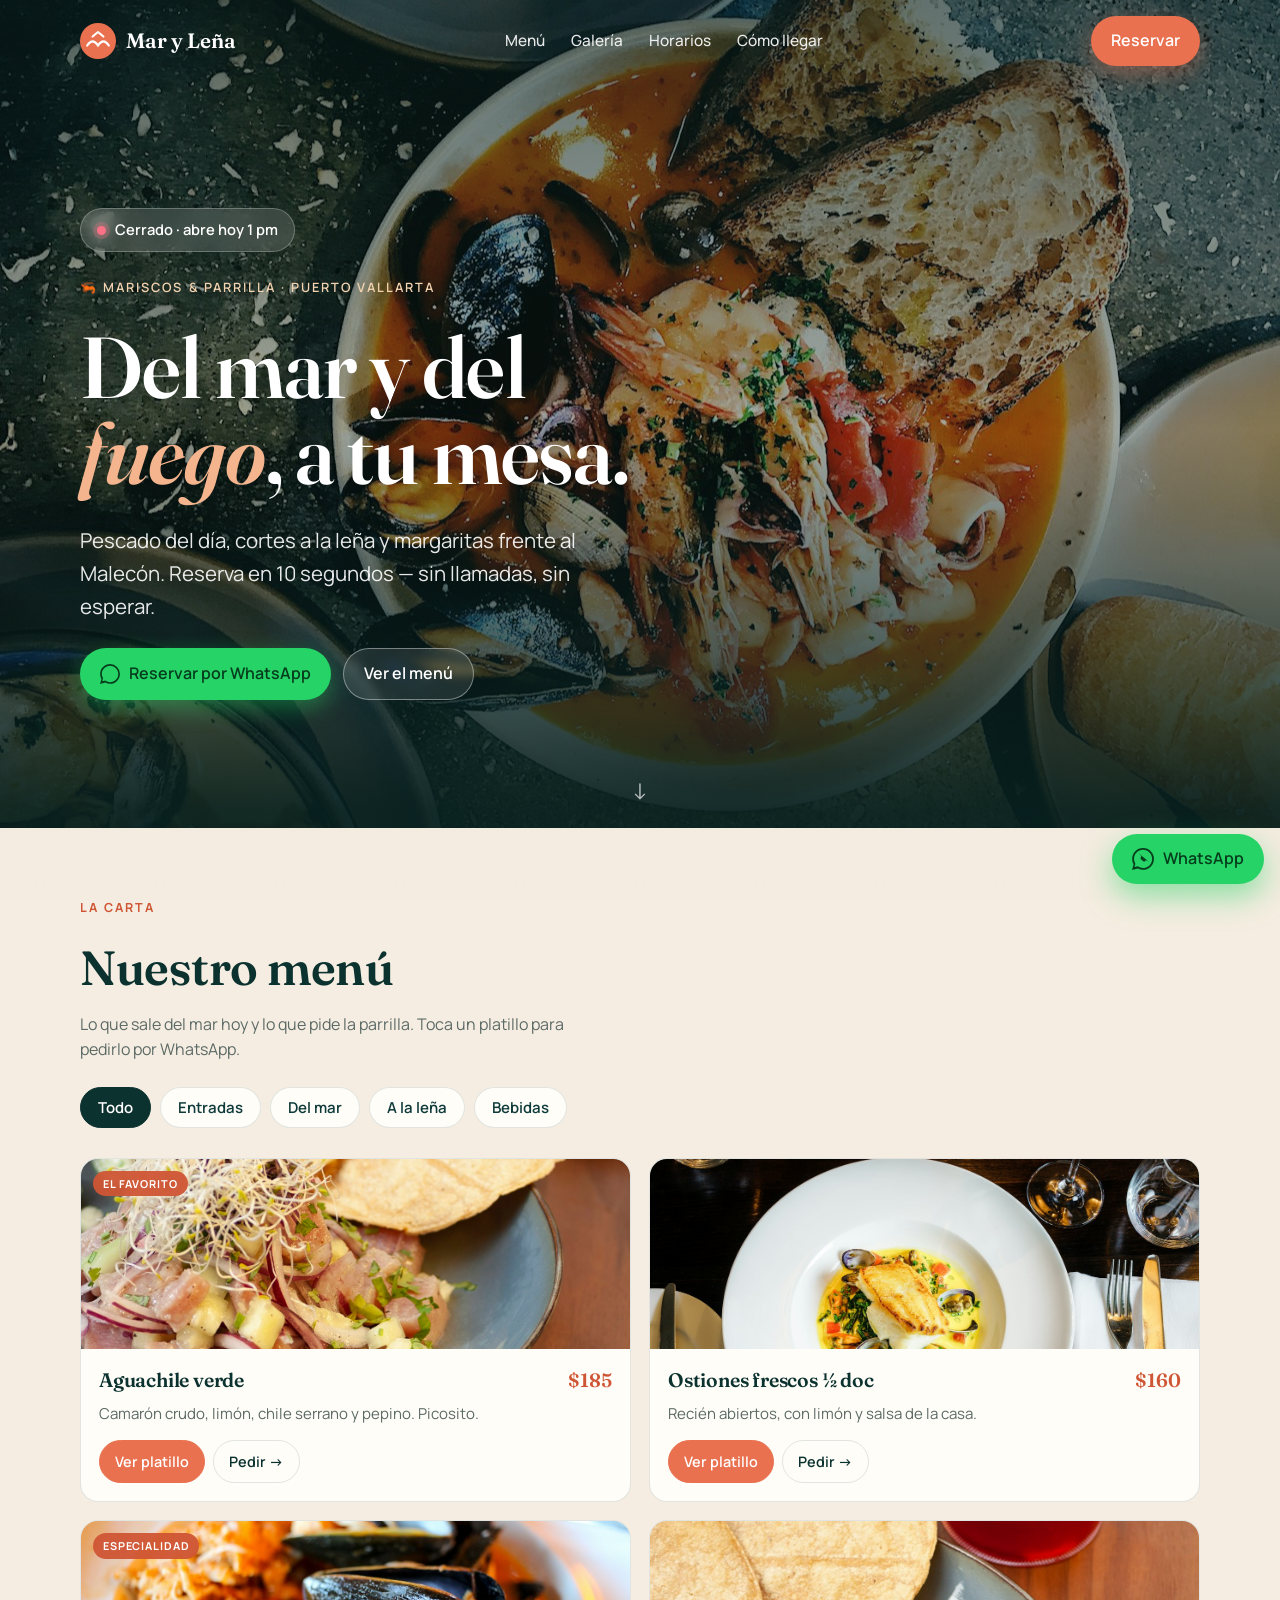
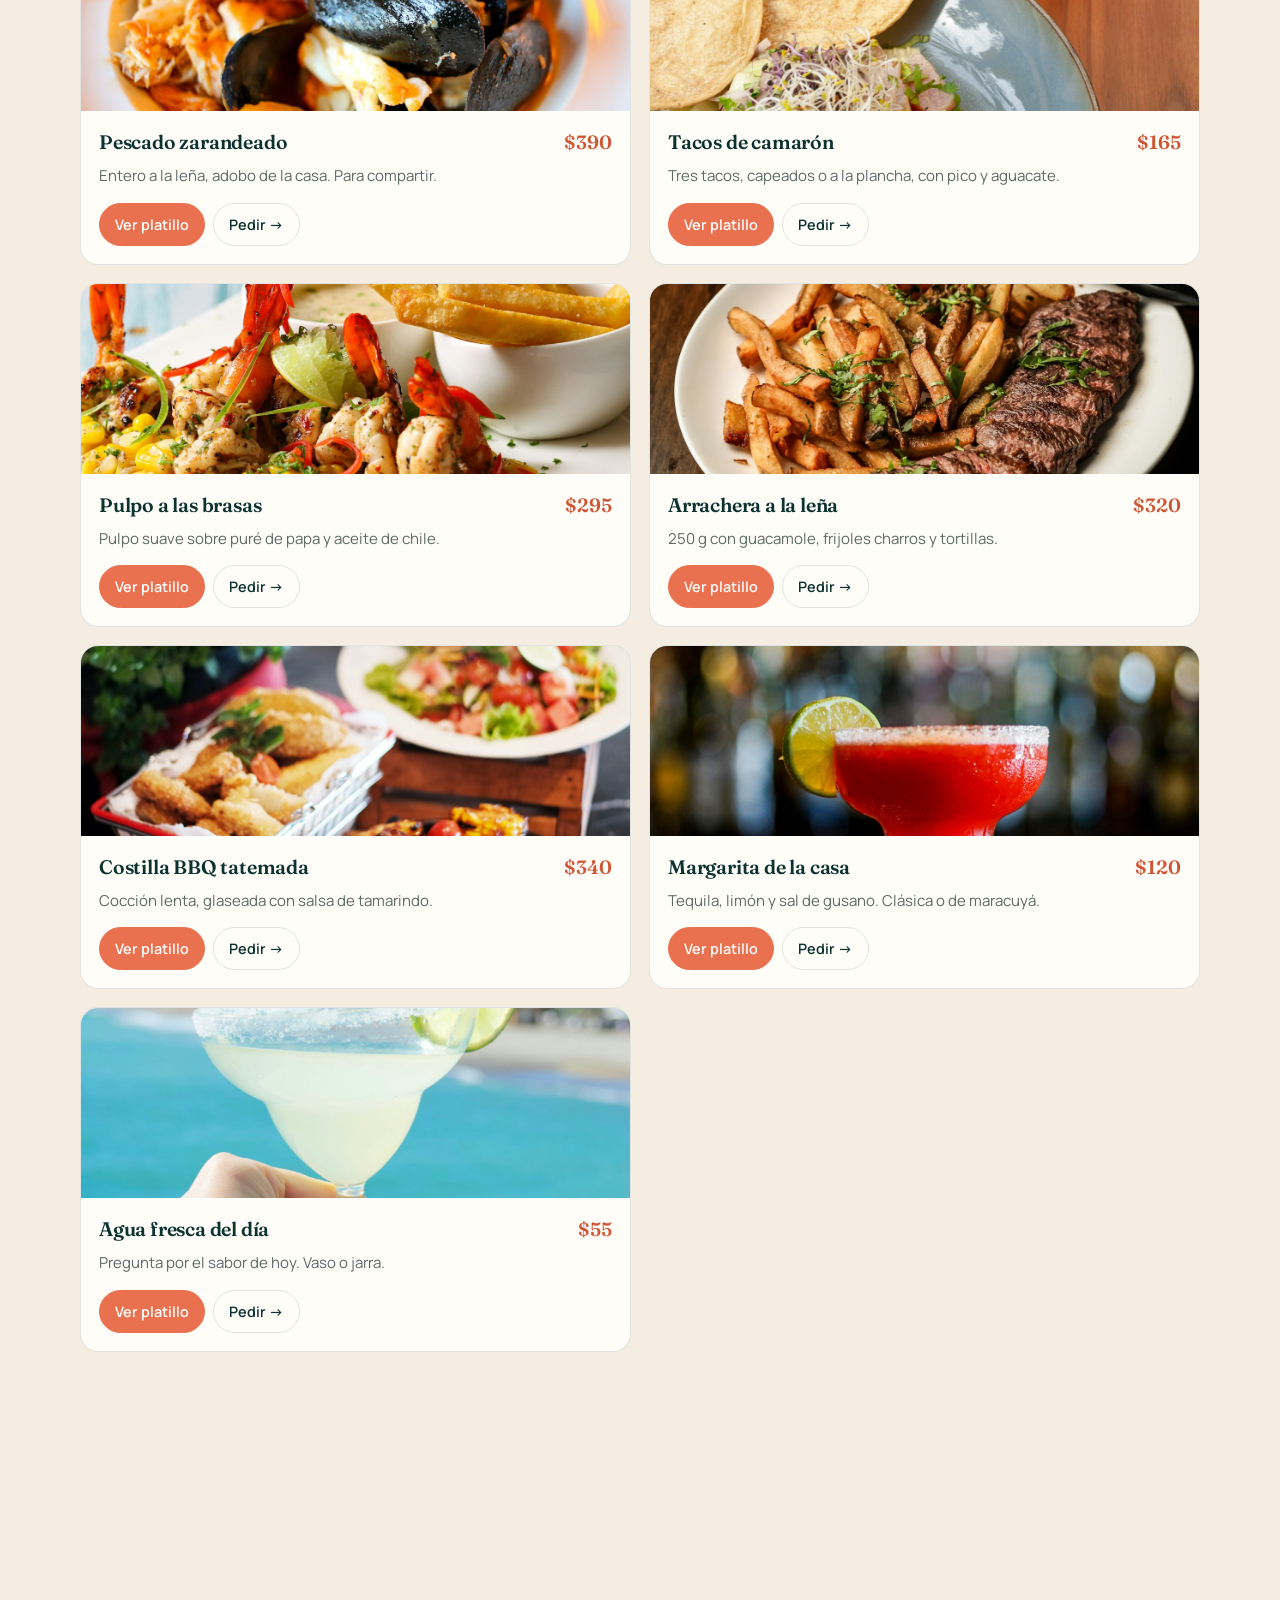
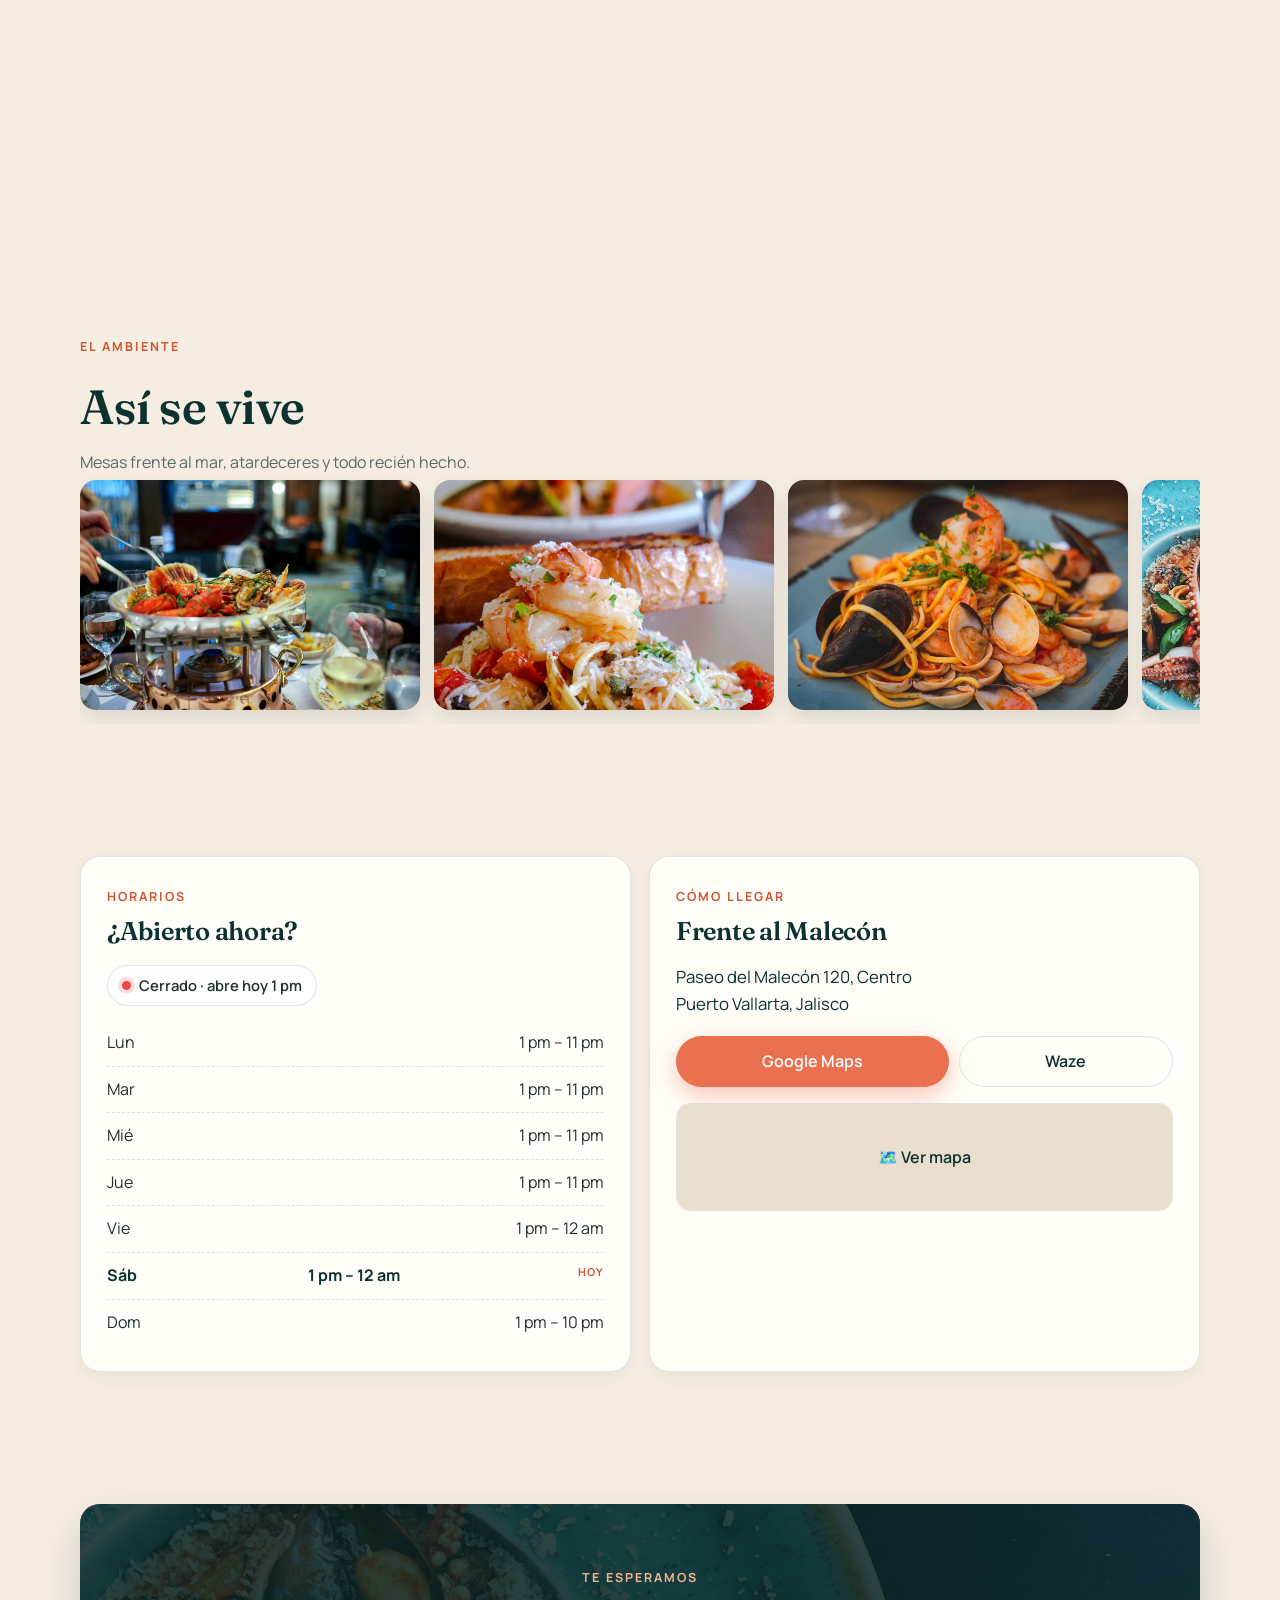
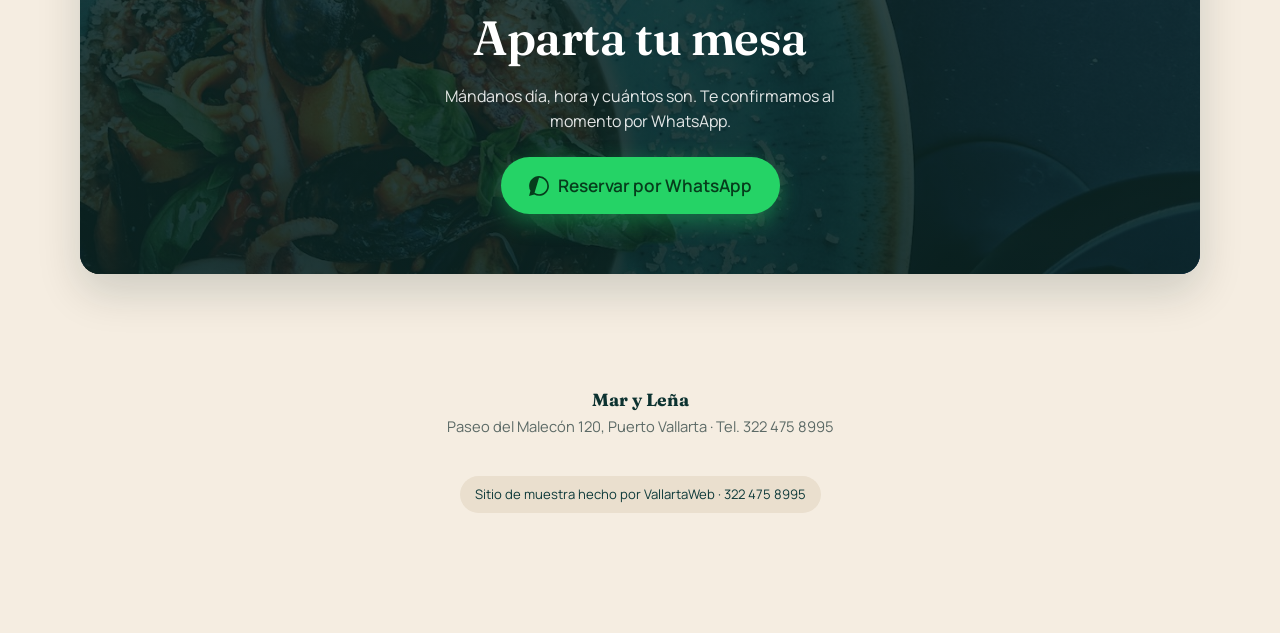
<file: muestras/restaurante/index.html>
<!doctype html>
<html lang="es-MX">
<head>
<meta charset="utf-8">
<meta name="viewport" content="width=device-width, initial-scale=1">
<title>Mar y Leña · Mariscos y parrilla en Puerto Vallarta</title>
<meta name="description" content="Mariscos frescos y cortes a la leña frente al mar en Puerto Vallarta. Ve el menú, horarios y reserva por WhatsApp en segundos.">
<meta name="theme-color" content="#0e3a3a">

<meta property="og:type" content="restaurant">
<meta property="og:title" content="Mar y Leña · Mariscos y parrilla">
<meta property="og:description" content="Mariscos frescos y cortes a la leña frente al mar. Reserva por WhatsApp.">
<meta property="og:locale" content="es_MX">

<link rel="icon" href="data:image/svg+xml,%3Csvg xmlns='http://www.w3.org/2000/svg' viewBox='0 0 100 100'%3E%3Ctext y='.9em' font-size='90'%3E%F0%9F%A6%90%3C/text%3E%3C/svg%3E">

<link rel="preconnect" href="https://fonts.googleapis.com">
<link rel="preconnect" href="https://fonts.gstatic.com" crossorigin>
<link rel="stylesheet" href="https://fonts.googleapis.com/css2?family=Fraunces:ital,opsz,wght@0,9..144,400;0,9..144,500;0,9..144,600;1,9..144,500&family=Manrope:wght@400;500;600;700&display=swap">

<!-- SEO LOCAL → Google Maps -->
<script type="application/ld+json">
{
  "@context":"https://schema.org","@type":"Restaurant","name":"Mar y Leña",
  "servesCuisine":["Mariscos","Parrilla","Mexicana"],"priceRange":"$$","telephone":"+523224758995",
  "address":{"@type":"PostalAddress","streetAddress":"Paseo del Malecón 120","addressLocality":"Puerto Vallarta","addressRegion":"Jalisco","postalCode":"48300","addressCountry":"MX"},
  "geo":{"@type":"GeoCoordinates","latitude":20.6109,"longitude":-105.2340},
  "openingHoursSpecification":[
    {"@type":"OpeningHoursSpecification","dayOfWeek":["Monday","Tuesday","Wednesday","Thursday"],"opens":"13:00","closes":"23:00"},
    {"@type":"OpeningHoursSpecification","dayOfWeek":["Friday","Saturday"],"opens":"13:00","closes":"00:00"},
    {"@type":"OpeningHoursSpecification","dayOfWeek":"Sunday","opens":"13:00","closes":"22:00"}
  ],"acceptsReservations":"True"
}
</script>

<style>
  :root{
    --ink:#0c3230;--ink-2:#0e3a3a;--deep:#07201f;
    --coral:#e9714f;--coral-d:#cf5635;
    --gold:#e3b23c;
    --sand:#f5ede1;--cream:#fffdf8;--txt:#20302e;--muted:#5c6a66;
    --line:rgba(12,50,48,.12);--shadow:0 18px 44px rgba(7,32,31,.16);--radius:20px;
    --wa:#25D366;
  }
  *{box-sizing:border-box}
  html{scroll-behavior:smooth}
  body{margin:0;font-family:"Manrope",system-ui,sans-serif;color:var(--txt);background:var(--sand);
    line-height:1.6;-webkit-font-smoothing:antialiased;overflow-x:hidden}
  img{max-width:100%;display:block}
  a{color:inherit}
  h1,h2,h3,.serif{font-family:"Fraunces",Georgia,serif;font-weight:600;letter-spacing:-.01em}
  .wrap{width:min(1120px,92vw);margin-inline:auto}

  /* textura sutil de grano (muy ligera, inline) */
  body::before{content:"";position:fixed;inset:0;z-index:1;pointer-events:none;opacity:.035;
    background-image:url("data:image/svg+xml,%3Csvg xmlns='http://www.w3.org/2000/svg' width='120' height='120'%3E%3Cfilter id='n'%3E%3CfeTurbulence type='fractalNoise' baseFrequency='.9' numOctaves='2'/%3E%3C/filter%3E%3Crect width='100%25' height='100%25' filter='url(%23n)'/%3E%3C/svg%3E")}

  /* ---------- Botones ---------- */
  .btn{display:inline-flex;align-items:center;gap:9px;border:0;cursor:pointer;font-family:inherit;
    font-weight:600;font-size:1rem;text-decoration:none;padding:12px 20px;border-radius:999px;
    transition:transform .18s ease,box-shadow .18s ease,background .18s ease}
  .btn:hover{transform:translateY(-2px)}
  .btn:active{transform:translateY(0)}
  .btn-wa{background:var(--wa);color:#063d1c;box-shadow:0 8px 22px rgba(37,211,102,.4)}
  .btn-coral{background:var(--coral);color:#fff;box-shadow:0 8px 22px rgba(233,113,79,.4)}
  .btn-coral:hover{background:var(--coral-d)}
  .btn-ghost{background:rgba(255,255,255,.1);color:#fff;border:1.5px solid rgba(255,255,255,.4);backdrop-filter:blur(4px)}
  .btn-outline{background:transparent;color:var(--ink);border:1.5px solid var(--line)}

  /* ---------- Header ---------- */
  header.site{position:fixed;top:0;left:0;right:0;z-index:50;transition:background .3s ease,box-shadow .3s ease,padding .3s ease}
  .bar{display:flex;align-items:center;gap:14px;justify-content:space-between;padding:16px 0;transition:padding .3s}
  .brand{display:flex;align-items:center;gap:10px;font-family:"Fraunces",serif;font-weight:600;font-size:1.3rem;color:#fff;text-decoration:none;transition:color .3s}
  .brand .mark{width:36px;height:36px;flex:0 0 auto}
  .nav{display:none;gap:26px;font-size:.96rem;font-weight:500}
  .nav a{text-decoration:none;color:rgba(255,255,255,.9);transition:color .3s}
  header.scrolled{background:rgba(245,237,225,.9);backdrop-filter:saturate(1.3) blur(12px);box-shadow:0 4px 20px rgba(7,32,31,.08)}
  header.scrolled .bar{padding:10px 0}
  header.scrolled .brand{color:var(--ink)}
  header.scrolled .nav a{color:var(--ink-2)}
  header.scrolled .nav a:hover{color:var(--coral-d)}

  /* ---------- Hero ---------- */
  .hero{position:relative;min-height:92vh;display:flex;align-items:flex-end;overflow:hidden;color:#fff}
  .hero-bg{position:absolute;inset:0;z-index:0;background:#07201f center/cover no-repeat;
    animation:kenburns 24s ease-out both}
  .hero-bg::after{content:"";position:absolute;inset:0;background:
    linear-gradient(to top, rgba(7,32,31,.94) 2%, rgba(7,32,31,.35) 48%, rgba(7,32,31,.6) 100%)}
  @keyframes kenburns{from{transform:scale(1.12)}to{transform:scale(1)}}
  .hero-inner{position:relative;z-index:2;padding:0 0 62px;width:min(1120px,92vw);margin:0 auto}
  .eyebrow{display:inline-flex;align-items:center;gap:9px;font-family:"Manrope";font-size:.8rem;
    letter-spacing:.16em;text-transform:uppercase;font-weight:600;color:#f4d3b0}
  h1{font-size:clamp(2.9rem,10vw,5.4rem);line-height:1;margin:.28em 0 .32em;color:#fff}
  h1 em{font-style:italic;color:#f4b48e}
  .hero .lede{font-size:clamp(1.05rem,2.6vw,1.28rem);color:rgba(255,255,255,.9);max-width:44ch;font-weight:400}
  .hero-cta{display:flex;flex-wrap:wrap;gap:12px;margin-top:26px}
  .glass-status{display:inline-flex;align-items:center;gap:9px;padding:9px 16px;border-radius:999px;
    font-size:.92rem;font-weight:600;background:rgba(255,255,255,.14);backdrop-filter:blur(8px);
    border:1px solid rgba(255,255,255,.25);color:#fff;margin-bottom:22px}
  .dot{width:9px;height:9px;border-radius:50%;background:#bbb}
  .glass-status.open .dot{background:#4ade80;box-shadow:0 0 0 4px rgba(74,222,128,.25)}
  .glass-status.closed .dot{background:#fb7185;box-shadow:0 0 0 4px rgba(251,113,133,.25)}
  .scrollcue{position:absolute;left:50%;bottom:20px;transform:translateX(-50%);z-index:2;color:rgba(255,255,255,.7);font-size:1.4rem;animation:bob 2s ease-in-out infinite}
  @keyframes bob{0%,100%{transform:translate(-50%,0)}50%{transform:translate(-50%,8px)}}

  /* ---------- Reveal on scroll ---------- */
  .reveal{opacity:0;transform:translateY(26px);transition:opacity .7s ease,transform .7s cubic-bezier(.2,.7,.2,1)}
  .reveal.in{opacity:1;transform:none}
  .reveal.d1{transition-delay:.08s}.reveal.d2{transition-delay:.16s}.reveal.d3{transition-delay:.24s}

  /* ---------- Secciones ---------- */
  main{position:relative;z-index:2}
  section{padding:66px 0}
  .kicker{font-size:.78rem;letter-spacing:.16em;text-transform:uppercase;color:var(--coral-d);font-weight:700;font-family:"Manrope"}
  h2{font-size:clamp(2rem,5.5vw,3rem);color:var(--ink);margin:.22em 0 .1em}
  .sec-lede{color:var(--muted);max-width:52ch;margin:.3em 0 0}

  /* Menú */
  .filters{display:flex;gap:9px;flex-wrap:wrap;margin:24px 0 26px;overflow-x:auto;padding-bottom:4px}
  .chip{font-family:"Manrope";font-weight:600;font-size:.94rem;border:1.5px solid var(--line);background:var(--cream);
    color:var(--ink-2);padding:9px 17px;border-radius:999px;cursor:pointer;white-space:nowrap;transition:.18s}
  .chip:hover{border-color:var(--coral)}
  .chip[aria-pressed="true"]{background:var(--ink);color:#fff;border-color:var(--ink)}
  .menu{display:grid;gap:18px}
  @media(min-width:620px){.menu{grid-template-columns:1fr 1fr}}
  .dish{background:var(--cream);border:1px solid var(--line);border-radius:18px;overflow:hidden;
    display:flex;flex-direction:column;transition:transform .2s ease,box-shadow .2s ease}
  .dish:hover{transform:translateY(-4px);box-shadow:var(--shadow)}
  .dish .thumb{display:block;width:100%;height:190px;border:0;padding:0;font:inherit;cursor:pointer;
    background:#ddd center center/cover no-repeat;position:relative}
  .dish .thumb .badge{position:absolute;top:12px;left:12px;font-family:"Manrope";font-size:.68rem;letter-spacing:.08em;
    text-transform:uppercase;font-weight:700;color:#fff;background:rgba(207,86,53,.95);padding:4px 10px;border-radius:999px;backdrop-filter:blur(2px)}
  .dish .thumb .zoom{position:absolute;right:12px;bottom:12px;font-family:"Manrope";font-size:.78rem;font-weight:600;color:#fff;
    background:rgba(7,32,31,.6);backdrop-filter:blur(3px);padding:6px 12px;border-radius:999px;opacity:0;transition:opacity .2s}
  .dish .thumb:hover .zoom,.dish .thumb:focus-visible .zoom{opacity:1}
  .dish .body{padding:16px 18px 18px;display:flex;flex-direction:column;flex:1}
  .dish .row{display:flex;justify-content:space-between;align-items:baseline;gap:12px}
  .dish h3{margin:0;font-size:1.22rem;color:var(--ink)}
  .dish .price{font-family:"Fraunces",serif;font-weight:600;color:var(--coral-d);font-size:1.2rem;white-space:nowrap}
  .dish p{margin:6px 0 0;color:var(--muted);font-size:.94rem;flex:1}
  .dish-actions{display:flex;gap:8px;flex-wrap:wrap;margin-top:14px}
  .dish .order{font-family:inherit;font-size:.9rem;padding:9px 15px;background:transparent;color:var(--ink);border:1.5px solid var(--line);cursor:pointer}
  .dish .order:hover{background:var(--ink);color:#fff;border-color:var(--ink);transform:none}
  .dish .order.ver{background:var(--coral);color:#fff;border-color:var(--coral)}
  .dish .order.ver:hover{background:var(--coral-d);border-color:var(--coral-d)}

  /* Modal de platillo */
  .dmodal{position:fixed;inset:0;z-index:80;background:rgba(7,32,31,.74);display:none;align-items:center;justify-content:center;padding:18px}
  .dmodal.show{display:flex}
  .dmodal-card{background:var(--cream);border-radius:22px;max-width:460px;width:100%;position:relative;box-shadow:0 30px 80px rgba(0,0,0,.4);max-height:92vh;overflow:auto}
  .dmodal-x{position:absolute;top:12px;right:12px;z-index:2;border:0;background:rgba(7,32,31,.5);color:#fff;width:40px;height:40px;border-radius:50%;font-size:1.5rem;line-height:1;cursor:pointer}
  .dmodal-img{height:300px;background:#07201f center center/cover no-repeat}
  .dmodal-body{padding:24px}
  .dmodal-head{display:flex;justify-content:space-between;align-items:baseline;gap:12px}
  .dmodal-body h3{margin:0;font-size:1.6rem;color:var(--ink)}
  .dmodal-body .badge{display:inline-block;margin:10px 0 0;font-family:"Manrope";font-size:.68rem;letter-spacing:.08em;text-transform:uppercase;font-weight:700;color:#fff;background:var(--coral-d);padding:4px 10px;border-radius:999px}
  .dmodal-body p{color:var(--muted);font-size:1rem;margin:12px 0 18px}
  .dmodal-body .btn-coral{width:100%;justify-content:center}

  /* Platillo del día (split) */
  .special{display:grid;gap:0;border-radius:var(--radius);overflow:hidden;box-shadow:var(--shadow);background:var(--deep)}
  @media(min-width:760px){.special{grid-template-columns:1.05fr .95fr}}
  .special .pic{min-height:260px;background:#07201f center/cover no-repeat}
  .special .txt{padding:36px 32px;color:#fff;display:flex;flex-direction:column;justify-content:center}
  .special .kicker{color:#f4b48e}
  .special h3{font-size:clamp(1.8rem,4vw,2.4rem);margin:.15em 0 .3em;color:#fff}
  .special p{color:#d6e2e0;max-width:46ch;margin:0 0 20px}

  /* Galería (scroll-snap horizontal) */
  .gallery{display:flex;gap:14px;overflow-x:auto;padding:4px 0 14px;scroll-snap-type:x mandatory;-webkit-overflow-scrolling:touch}
  .gallery img{flex:0 0 auto;width:min(78vw,340px);height:230px;object-fit:cover;border-radius:16px;scroll-snap-align:start;box-shadow:0 8px 20px rgba(7,32,31,.1)}

  /* Info */
  .info{display:grid;gap:18px}
  @media(min-width:760px){.info{grid-template-columns:1fr 1fr}}
  .card{background:var(--cream);border:1px solid var(--line);border-radius:var(--radius);padding:26px;box-shadow:0 6px 18px rgba(7,32,31,.05)}
  .hours{list-style:none;margin:14px 0 0;padding:0}
  .hours li{display:flex;justify-content:space-between;padding:10px 0;border-bottom:1px dashed var(--line);font-size:1rem}
  .hours li:last-child{border-bottom:0}
  .hours li.today{font-weight:700;color:var(--ink)}
  .hours li.today::after{content:"hoy";font-family:"Manrope";font-size:.68rem;letter-spacing:.08em;text-transform:uppercase;color:var(--coral-d);margin-left:8px}
  .mini-status{display:inline-flex;align-items:center;gap:8px;padding:8px 14px;border-radius:999px;font-weight:600;font-size:.92rem;background:#fff;border:1px solid var(--line);margin-top:10px}
  .mini-status.open .dot{background:#22c55e;box-shadow:0 0 0 4px rgba(34,197,94,.18)}
  .mini-status.closed .dot{background:#ef4444;box-shadow:0 0 0 4px rgba(239,68,68,.18)}
  .addr{font-size:1.05rem;color:var(--ink);margin:12px 0 18px}
  .map-actions{display:flex;gap:10px;flex-wrap:wrap}
  .map-actions .btn{flex:1 1 auto;justify-content:center}
  .mapbox{margin-top:16px;border-radius:14px;overflow:hidden;border:1px solid var(--line)}
  .mapbox button.loadmap{width:100%;border:0;background:#eadfce;color:var(--ink);font-family:inherit;font-weight:600;padding:42px 16px;cursor:pointer;font-size:1rem}
  .mapbox iframe{width:100%;height:280px;border:0;display:block}

  /* Reserva (banda con foto) */
  .reserve{position:relative;border-radius:var(--radius);overflow:hidden;color:#fff;text-align:center;padding:60px 26px;box-shadow:var(--shadow)}
  .reserve .bg{position:absolute;inset:0;z-index:0;background:#07201f center/cover no-repeat}
  .reserve .bg::after{content:"";position:absolute;inset:0;background:linear-gradient(rgba(7,32,31,.82),rgba(7,32,31,.88))}
  .reserve .in{position:relative;z-index:1}
  .reserve h2{color:#fff}
  .reserve p{color:rgba(255,255,255,.88);max-width:46ch;margin:.4em auto 22px}

  footer{position:relative;z-index:2;padding:46px 0 120px;color:var(--muted);font-size:.92rem;text-align:center;background:var(--sand)}
  footer .demo{display:inline-block;margin-top:14px;font-size:.82rem;background:#eadfce;color:var(--ink-2);padding:8px 15px;border-radius:999px}

  .fab{position:fixed;right:16px;bottom:16px;z-index:60;box-shadow:0 12px 30px rgba(37,211,102,.5)}
  .fab svg{width:22px;height:22px}

  @media(min-width:880px){.nav{display:flex}}
  @media (prefers-reduced-motion: reduce){
    html{scroll-behavior:auto}
    *,*::before{animation:none!important;transition:none!important}
    .reveal{opacity:1;transform:none}
    .hero-bg{transform:none}
  }
</style>
</head>
<body>

<header class="site" id="hdr">
  <div class="wrap bar">
    <a class="brand" href="#">
      <svg class="mark" viewBox="0 0 40 40" aria-hidden="true"><circle cx="20" cy="20" r="20" fill="#e9714f"/><path d="M8 25c4-6 8-6 12 0 4-6 8-6 12 0" stroke="#fff" stroke-width="2.4" fill="none" stroke-linecap="round"/><path d="M14 15l6-5 6 5" stroke="#fff" stroke-width="2.4" fill="none" stroke-linecap="round" stroke-linejoin="round"/></svg>
      Mar y Leña
    </a>
    <nav class="nav">
      <a href="#menu">Menú</a><a href="#galeria">Galería</a><a href="#horarios">Horarios</a><a href="#llegar">Cómo llegar</a>
    </nav>
    <a class="btn btn-coral" href="#reservar">Reservar</a>
  </div>
</header>

<main>
  <!-- HERO -->
  <section class="hero">
    <div class="hero-bg" id="heroBg"></div>
    <div class="hero-inner">
      <span class="glass-status" id="statusHero"><span class="dot"></span><span class="label">Revisando horario…</span></span>
      <div>
        <span class="eyebrow">🦐 Mariscos &amp; parrilla · Puerto Vallarta</span>
        <h1>Del mar y del<br><em>fuego</em>, a tu mesa.</h1>
        <p class="lede">Pescado del día, cortes a la leña y margaritas frente al Malecón. Reserva en 10 segundos — sin llamadas, sin esperar.</p>
        <div class="hero-cta">
          <a class="btn btn-wa" id="waHero" href="#" rel="noopener">
            <svg viewBox="0 0 24 24" width="20" height="20" fill="#063d1c" aria-hidden="true"><path d="M.057 24l1.687-6.163a11.867 11.867 0 01-1.587-5.945C.16 5.335 5.495 0 12.05 0a11.82 11.82 0 018.413 3.488 11.82 11.82 0 013.48 8.414c-.003 6.557-5.338 11.892-11.893 11.892a11.9 11.9 0 01-5.688-1.448L.057 24zm6.597-3.807c1.676.995 3.276 1.591 5.392 1.592 5.448 0 9.886-4.434 9.889-9.885.002-5.462-4.415-9.89-9.881-9.892-5.452 0-9.887 4.434-9.889 9.884a9.82 9.82 0 001.511 5.26l-.999 3.648 3.736-.98z"/></svg>
            Reservar por WhatsApp
          </a>
          <a class="btn btn-ghost" href="#menu">Ver el menú</a>
        </div>
      </div>
    </div>
    <div class="scrollcue" aria-hidden="true">↓</div>
  </section>

  <!-- MENÚ -->
  <section id="menu" class="wrap">
    <div class="reveal"><span class="kicker">La carta</span><h2>Nuestro menú</h2>
    <p class="sec-lede">Lo que sale del mar hoy y lo que pide la parrilla. Toca un platillo para pedirlo por WhatsApp.</p></div>
    <div class="filters reveal" role="group" aria-label="Filtrar menú">
      <button class="chip" data-cat="all" aria-pressed="true">Todo</button>
      <button class="chip" data-cat="entradas" aria-pressed="false">Entradas</button>
      <button class="chip" data-cat="mar" aria-pressed="false">Del mar</button>
      <button class="chip" data-cat="leña" aria-pressed="false">A la leña</button>
      <button class="chip" data-cat="bebidas" aria-pressed="false">Bebidas</button>
    </div>
    <div class="menu" id="menuGrid"></div>
  </section>

  <!-- PLATILLO DEL DÍA -->
  <section class="wrap">
    <div class="special reveal">
      <div class="pic" id="specialPic"></div>
      <div class="txt">
        <span class="kicker">Recomendación de la casa</span>
        <h3>Zarandeado del día</h3>
        <p>Pescado entero abierto a la leña, bañado en adobo de la casa, con arroz y tortillas hechas a mano. Alcanza para dos. Pregunta por la pesca de hoy.</p>
        <div><a class="btn btn-coral" id="waSpecial" href="#" rel="noopener">Lo quiero · pedir por WhatsApp</a></div>
      </div>
    </div>
  </section>

  <!-- GALERÍA -->
  <section id="galeria" class="wrap">
    <div class="reveal"><span class="kicker">El ambiente</span><h2>Así se vive</h2>
    <p class="sec-lede">Mesas frente al mar, atardeceres y todo recién hecho.</p></div>
    <div class="gallery reveal" id="gallery"></div>
  </section>

  <!-- HORARIOS + CÓMO LLEGAR -->
  <section class="wrap">
    <div class="info">
      <div class="card reveal" id="horarios">
        <span class="kicker">Horarios</span>
        <h2 style="font-size:1.6rem;margin:.1em 0">¿Abierto ahora?</h2>
        <div><span class="mini-status" id="statusHours"><span class="dot"></span><span class="label">…</span></span></div>
        <ul class="hours" id="hoursList"></ul>
      </div>
      <div class="card reveal d1" id="llegar">
        <span class="kicker">Cómo llegar</span>
        <h2 style="font-size:1.6rem;margin:.1em 0 .3em">Frente al Malecón</h2>
        <p class="addr">Paseo del Malecón 120, Centro<br>Puerto Vallarta, Jalisco</p>
        <div class="map-actions">
          <a class="btn btn-coral" target="_blank" rel="noopener" href="https://www.google.com/maps/dir/?api=1&destination=Malec%C3%B3n+Puerto+Vallarta">Google Maps</a>
          <a class="btn btn-outline" target="_blank" rel="noopener" href="https://waze.com/ul?q=Malec%C3%B3n%20Puerto%20Vallarta&navigate=yes">Waze</a>
        </div>
        <div class="mapbox"><button class="loadmap" id="loadMap">🗺️ Ver mapa</button></div>
      </div>
    </div>
  </section>

  <!-- RESERVA -->
  <section id="reservar" class="wrap">
    <div class="reserve reveal">
      <div class="bg" id="reserveBg"></div>
      <div class="in">
        <span class="kicker" style="color:#f4b48e">Te esperamos</span>
        <h2>Aparta tu mesa</h2>
        <p>Mándanos día, hora y cuántos son. Te confirmamos al momento por WhatsApp.</p>
        <a class="btn btn-wa" id="waReserve" href="#" rel="noopener" style="font-size:1.08rem;padding:15px 28px">
          <svg viewBox="0 0 24 24" width="20" height="20" fill="#063d1c" aria-hidden="true"><path d="M.057 24l1.687-6.163a11.867 11.867 0 01-1.587-5.945C.16 5.335 5.495 0 12.05 0a11.82 11.82 0 018.413 3.488 11.82 11.82 0 013.48 8.414c-.003 6.557-5.338 11.892-11.893 11.892a11.9 11.9 0 01-5.688-1.448L.057 24zm6.597-3.807c1.676.995 3.276 1.591 5.392 1.592 5.448 0 9.886-4.434 9.889-9.885.002-5.462-4.415-9.89-9.881-9.892z"/></svg>
          Reservar por WhatsApp
        </a>
      </div>
    </div>
  </section>
</main>

<footer>
  <div class="wrap">
    <strong style="color:var(--ink);font-family:'Fraunces',serif;font-size:1.1rem">Mar y Leña</strong><br>
    Paseo del Malecón 120, Puerto Vallarta · Tel. 322 475 8995
    <br><br><span class="demo">Sitio de muestra hecho por VallartaWeb · 322 475 8995</span>
  </div>
</footer>

<a class="btn btn-wa fab" id="waFab" href="#" rel="noopener" aria-label="WhatsApp">
  <svg viewBox="0 0 24 24" fill="#063d1c" aria-hidden="true"><path d="M.057 24l1.687-6.163a11.867 11.867 0 01-1.587-5.945C.16 5.335 5.495 0 12.05 0a11.82 11.82 0 018.413 3.488 11.82 11.82 0 013.48 8.414c-.003 6.557-5.338 11.892-11.893 11.892a11.9 11.9 0 01-5.688-1.448L.057 24zm6.597-3.807c1.676.995 3.276 1.591 5.392 1.592 5.448 0 9.886-4.434 9.889-9.885.002-5.462-4.415-9.89-9.881-9.892-5.452 0-9.887 4.434-9.889 9.884a9.82 9.82 0 001.511 5.26l-.999 3.648 3.736-.98zm11.387-5.464c-.074-.124-.272-.198-.57-.347-.297-.149-1.758-.868-2.031-.967-.272-.099-.47-.149-.669.149-.198.297-.768.967-.941 1.165-.173.198-.347.223-.644.074-.297-.149-1.255-.462-2.39-1.475-.883-.788-1.48-1.761-1.653-2.059-.173-.297-.018-.458.13-.606.134-.133.297-.347.446-.52.149-.174.198-.298.298-.497.099-.198.05-.372-.025-.521-.074-.148-.669-1.611-.916-2.206-.242-.579-.487-.5-.669-.51l-.57-.01z"/></svg>
  <span style="font-weight:600">WhatsApp</span>
</a>

<script>
(function(){
  "use strict";
  var WA="5213224758995";
  function wa(m){return "https://wa.me/"+WA+"?text="+encodeURIComponent(m);}
  function img(id,w,q){return "/muestras/img/"+id+".jpg";}

  // Fotos
  document.getElementById("heroBg").style.backgroundImage   = "url('"+img("1571167366136-b57e07761625",1500,64)+"')";
  document.getElementById("specialPic").style.backgroundImage="url('"+img("1727522793234-2e108fc0460b",820,62)+"')";
  document.getElementById("reserveBg").style.backgroundImage ="url('"+img("1578935149228-66b184c83e69",1150,56)+"')";

  // WhatsApp links
  var resMsg="Hola Mar y Leña 🦐 quiero reservar una mesa. Somos ___ personas, el ___ a las ___.";
  document.getElementById("waHero").href=wa(resMsg);
  document.getElementById("waReserve").href=wa(resMsg);
  document.getElementById("waFab").href=wa("Hola Mar y Leña, tengo una pregunta:");
  document.getElementById("waSpecial").href=wa("Hola Mar y Leña, me interesa el zarandeado del día. ¿Cuál es la pesca de hoy?");

  // ---------- Menú ----------
  var DISHES=[
    {cat:"entradas",name:"Aguachile verde",price:"$185",desc:"Camarón crudo, limón, chile serrano y pepino. Picosito.",long:"Camarón fresco curado en jugo de limón, con chile serrano, pepino y cebolla morada. Se sirve bien frío, con tostadas. Pica rico — pídelo suave si prefieres.",tag:"El favorito",img:"1681394421463-9b7471f95b50"},
    {cat:"entradas",name:"Ostiones frescos ½ doc",price:"$160",desc:"Recién abiertos, con limón y salsa de la casa.",long:"Media docena de ostiones abiertos al momento sobre hielo, con limón, salsa negra y nuestra salsa de la casa. Pregunta por la procedencia del día.",img:"1579631542761-d7c4e913f8d4"},
    {cat:"mar",name:"Pescado zarandeado",price:"$390",desc:"Entero a la leña, adobo de la casa. Para compartir.",long:"Pescado entero abierto y asado lento a la leña con nuestro adobo. Se sirve con arroz, ensalada y tortillas hechas a mano. Alcanza para dos. Pregunta por la pesca de hoy.",tag:"Especialidad",img:"1611464357429-a34ac648a5e9"},
    {cat:"mar",name:"Tacos de camarón",price:"$165",desc:"Tres tacos, capeados o a la plancha, con pico y aguacate.",long:"Tres tacos de camarón — capeados crujientes o a la plancha, tú eliges — con pico de gallo, aguacate y salsa cremosa de la casa.",img:"1681394421562-8dd17fb9c2f0"},
    {cat:"mar",name:"Pulpo a las brasas",price:"$295",desc:"Pulpo suave sobre puré de papa y aceite de chile.",long:"Pulpo cocido lento hasta quedar suave y terminado a las brasas, sobre puré de papa cremoso, con aceite de chile morita y cilantro.",img:"1674207166635-7b2f0a58fea1"},
    {cat:"leña",name:"Arrachera a la leña",price:"$320",desc:"250 g con guacamole, frijoles charros y tortillas.",long:"250 g de arrachera a la leña, al término que pidas, con guacamole, frijoles charros y tortillas de maíz recién hechas.",img:"1600891964092-4316c288032e"},
    {cat:"leña",name:"Costilla BBQ tatemada",price:"$340",desc:"Cocción lenta, glaseada con salsa de tamarindo.",long:"Costilla de cerdo de cocción lenta (varias horas), glaseada con nuestra salsa BBQ de tamarindo tatemada. Se cae del hueso.",img:"1601356616077-695728ae17cb"},
    {cat:"bebidas",name:"Margarita de la casa",price:"$120",desc:"Tequila, limón y sal de gusano. Clásica o de maracuyá.",long:"Nuestra margarita insignia: tequila 100% agave, limón y sal de gusano en el borde. Pídela clásica, de maracuyá o de tamarindo.",img:"1556855810-ac404aa91e85"},
    {cat:"bebidas",name:"Agua fresca del día",price:"$55",desc:"Pregunta por el sabor de hoy. Vaso o jarra.",long:"Agua fresca natural preparada el día (horchata, jamaica, pepino-limón…). Pregunta por el sabor de hoy. Se sirve por vaso o jarra.",img:"1632739186171-b2a442047bcd"}
  ];

  // Modal de platillo (foto grande + detalle)
  var modalEl;
  function buildModal(){
    modalEl=document.createElement("div");modalEl.className="dmodal";
    modalEl.innerHTML='<div class="dmodal-card" role="dialog" aria-modal="true">'
      +'<button class="dmodal-x" aria-label="Cerrar">×</button>'
      +'<div class="dmodal-img" id="dmImg"></div>'
      +'<div class="dmodal-body"><div class="dmodal-head"><h3 id="dmName"></h3><span class="price" id="dmPrice"></span></div>'
      +'<div id="dmBadge"></div><p id="dmDesc"></p>'
      +'<a class="btn btn-coral" id="dmOrder" target="_blank" rel="noopener">Pedir por WhatsApp →</a></div></div>';
    document.body.appendChild(modalEl);
    modalEl.addEventListener("click",function(e){if(e.target===modalEl||e.target.classList.contains("dmodal-x"))closeModal();});
    document.addEventListener("keydown",function(e){if(e.key==="Escape")closeModal();});
  }
  function openDish(d){
    document.getElementById("dmImg").style.backgroundImage="url('"+img(d.img,900,72)+"')";
    document.getElementById("dmName").textContent=d.name;
    document.getElementById("dmPrice").textContent=d.price;
    document.getElementById("dmBadge").innerHTML=d.tag?'<span class="badge">'+d.tag+'</span>':'';
    document.getElementById("dmDesc").textContent=d.long||d.desc;
    document.getElementById("dmOrder").href=wa("Hola Mar y Leña, quiero pedir: "+d.name+" ("+d.price+").");
    modalEl.classList.add("show");document.body.style.overflow="hidden";
  }
  function closeModal(){modalEl.classList.remove("show");document.body.style.overflow="";}
  buildModal();

  function render(cat){
    var g=document.getElementById("menuGrid");g.innerHTML="";
    DISHES.forEach(function(d,i){
      if(cat!=="all"&&d.cat!==cat)return;
      var el=document.createElement("article");el.className="dish";
      var badge=d.tag?'<span class="badge">'+d.tag+'</span>':'';
      el.innerHTML=
        '<button class="thumb" data-i="'+i+'" style="background-image:url('+"'"+img(d.img,440,60)+"'"+')" aria-label="Ver '+d.name+'">'+badge+'<span class="zoom">🔍 Ver platillo</span></button>'+
        '<div class="body">'+
          '<div class="row"><h3>'+d.name+'</h3><span class="price">'+d.price+'</span></div>'+
          '<p>'+d.desc+'</p>'+
          '<div class="dish-actions">'+
            '<button class="btn order ver" data-i="'+i+'">Ver platillo</button>'+
            '<a class="btn order" target="_blank" rel="noopener" href="'+wa("Hola Mar y Leña, quiero pedir: "+d.name+" ("+d.price+").")+'">Pedir →</a>'+
          '</div>'+
        '</div>';
      g.appendChild(el);
    });
  }
  render("all");
  document.getElementById("menuGrid").addEventListener("click",function(e){
    var t=e.target.closest("[data-i]");if(!t)return;
    openDish(DISHES[parseInt(t.dataset.i,10)]);
  });
  var chips=document.querySelectorAll(".chip");
  chips.forEach(function(c){c.addEventListener("click",function(){
    chips.forEach(function(x){x.setAttribute("aria-pressed","false");});
    c.setAttribute("aria-pressed","true");render(c.dataset.cat);
  });});

  // ---------- Galería ----------
  var GAL=["1650435489945-96b2b19b943b","1619290462943-e21b611bb772","1672636402078-4b957a572e4e","1578935149228-66b184c83e69"];
  var gal=document.getElementById("gallery");
  GAL.forEach(function(id){var im=document.createElement("img");im.loading="lazy";im.alt="Platillo";im.src=img(id,460,58);gal.appendChild(im);});

  // ---------- Horarios ----------
  var SCHED={0:[13*60,22*60],1:[13*60,23*60],2:[13*60,23*60],3:[13*60,23*60],4:[13*60,23*60],5:[13*60,24*60],6:[13*60,24*60]};
  var DAYS=["Domingo","Lunes","Martes","Miércoles","Jueves","Viernes","Sábado"];
  function fmt(m){m=((m%1440)+1440)%1440;var h=Math.floor(m/60),mm=m%60,ap=h<12?"am":"pm",hh=h%12||12;return hh+(mm?":"+("0"+mm).slice(-2):"")+" "+ap;}
  function state(){
    var now=new Date(),d=now.getDay(),mins=now.getHours()*60+now.getMinutes();
    var y=(d+6)%7,ys=SCHED[y];
    if(ys&&ys[1]>1440&&mins<(ys[1]-1440))return{open:true,closes:ys[1]-1440};
    var s=SCHED[d];if(mins>=s[0]&&mins<s[1])return{open:true,closes:s[1]};
    if(mins<s[0])return{open:false,opens:s[0]};return{open:false,opens:null};
  }
  function paint(w){
    var st=state(),l=w.querySelector(".label");w.classList.remove("open","closed");
    if(st.open){w.classList.add("open");l.textContent="Abierto ahora · cierra "+fmt(st.closes);}
    else{w.classList.add("closed");
      if(st.opens!=null)l.textContent="Cerrado · abre hoy "+fmt(st.opens);
      else{var d=new Date().getDay(),i=1;while(i<=7){var nd=(d+i)%7;if(SCHED[nd]){l.textContent="Cerrado · abre "+DAYS[nd]+" "+fmt(SCHED[nd][0]);break;}i++;}}
    }
  }
  paint(document.getElementById("statusHero"));
  paint(document.getElementById("statusHours"));
  var ROWS=[[1,"Lun"],[2,"Mar"],[3,"Mié"],[4,"Jue"],[5,"Vie"],[6,"Sáb"],[0,"Dom"]],hl=document.getElementById("hoursList"),today=new Date().getDay();
  ROWS.forEach(function(r){var s=SCHED[r[0]],li=document.createElement("li");if(r[0]===today)li.className="today";
    li.innerHTML="<span>"+r[1]+"</span><span>"+fmt(s[0])+" – "+fmt(s[1])+"</span>";hl.appendChild(li);});

  // ---------- Mapa diferido ----------
  document.getElementById("loadMap").addEventListener("click",function(){
    this.parentNode.innerHTML='<iframe loading="lazy" title="Mapa" src="https://www.google.com/maps?q=Malec%C3%B3n+Puerto+Vallarta&output=embed"></iframe>';
  });

  // ---------- Header sólido al bajar ----------
  var hdr=document.getElementById("hdr");
  function onScroll(){ hdr.classList.toggle("scrolled", window.scrollY > window.innerHeight*0.75); }
  onScroll(); window.addEventListener("scroll", onScroll, {passive:true});

  // ---------- Reveal on scroll ----------
  var reveals=document.querySelectorAll(".reveal");
  if("IntersectionObserver" in window){
    var io=new IntersectionObserver(function(ents){
      ents.forEach(function(e){ if(e.isIntersecting){ e.target.classList.add("in"); io.unobserve(e.target); } });
    },{threshold:.12});
    reveals.forEach(function(r){io.observe(r);});
  }else{ reveals.forEach(function(r){r.classList.add("in");}); }
})();
</script>
</body>
</html>
</file>
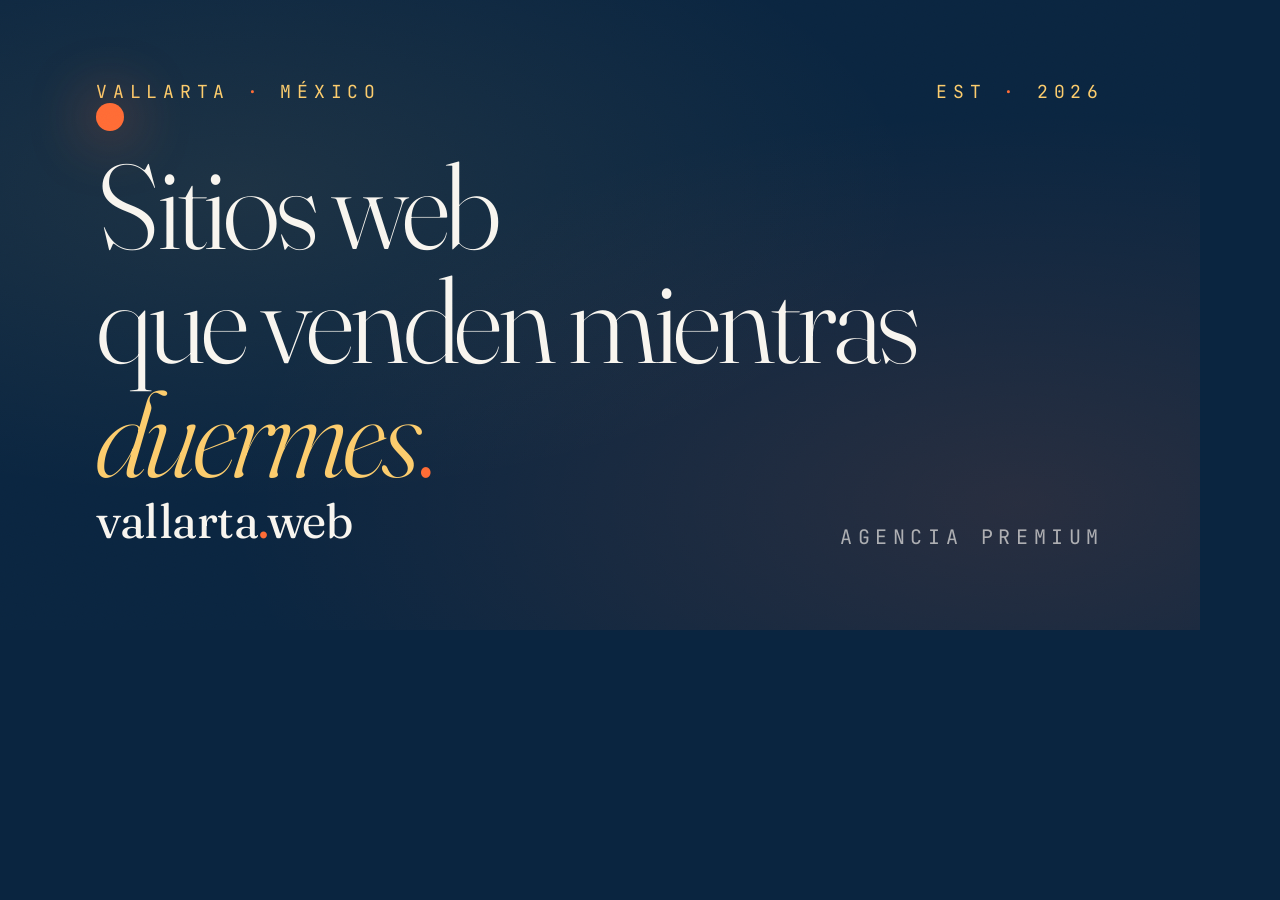
<file: og-image.html>
<!DOCTYPE html>
<html lang="es">
<head>
  <meta charset="UTF-8">
  <title>og-image · vallartaweb</title>
  <link rel="preconnect" href="https://fonts.googleapis.com">
  <link rel="preconnect" href="https://fonts.gstatic.com" crossorigin>
  <link href="https://fonts.googleapis.com/css2?family=Fraunces:ital,opsz,wght@0,9..144,300;0,9..144,400&family=JetBrains+Mono:wght@400&display=swap" rel="stylesheet">
  <style>
    * { margin: 0; padding: 0; box-sizing: border-box; }
    html, body { background: #0a2540; }
    .og {
      width: 1200px;
      height: 630px;
      background:
        radial-gradient(ellipse at 20% 30%, rgba(252, 204, 108, 0.08), transparent 50%),
        radial-gradient(ellipse at 85% 80%, rgba(255, 107, 53, 0.12), transparent 55%),
        #0a2540;
      color: #f8f5ef;
      padding: 80px 96px;
      display: flex;
      flex-direction: column;
      justify-content: space-between;
      position: relative;
      overflow: hidden;
      font-family: 'Fraunces', Georgia, serif;
    }
    .og::before {
      content: "";
      position: absolute;
      inset: 0;
      background-image: url("data:image/svg+xml;utf8,<svg xmlns='http://www.w3.org/2000/svg' width='200' height='200'><filter id='n'><feTurbulence type='fractalNoise' baseFrequency='0.9' numOctaves='3' stitchTiles='stitch'/></filter><rect width='100%' height='100%' filter='url(%23n)' opacity='1'/></svg>");
      opacity: 0.06;
      mix-blend-mode: overlay;
      pointer-events: none;
    }
    .top-row {
      display: flex; justify-content: space-between; align-items: center;
      font-family: 'JetBrains Mono', monospace;
      font-size: 18px; letter-spacing: 0.32em;
      color: #fccc6c;
      text-transform: uppercase;
    }
    .top-row .dot { color: #ff6b35; }
    h1 {
      font-weight: 300;
      font-size: 120px;
      line-height: 0.95;
      letter-spacing: -0.035em;
      max-width: 18ch;
    }
    h1 em { font-style: italic; color: #fccc6c; font-weight: 300; }
    h1 .dot { color: #ff6b35; }
    .sub {
      font-family: 'JetBrains Mono', monospace;
      font-size: 20px; letter-spacing: 0.28em; text-transform: uppercase;
      color: rgba(248, 245, 239, 0.65);
    }
    .bottom-row {
      display: flex; justify-content: space-between; align-items: flex-end;
    }
    .brand {
      font-size: 48px;
      font-weight: 400;
      letter-spacing: -0.01em;
    }
    .brand .dot { color: #ff6b35; }
    .punto-coral {
      width: 28px; height: 28px;
      background: #ff6b35;
      border-radius: 50%;
      display: inline-block;
      margin-bottom: 14px;
      box-shadow: 0 0 60px 8px rgba(255, 107, 53, 0.4);
    }
  </style>
</head>
<body>
  <div class="og">
    <div class="top-row">
      <span>VALLARTA <span class="dot">·</span> MÉXICO</span>
      <span>EST <span class="dot">·</span> 2026</span>
    </div>
    <div>
      <span class="punto-coral"></span>
      <h1>Sitios web<br>que venden mientras <em>duermes</em><span class="dot">.</span></h1>
    </div>
    <div class="bottom-row">
      <div class="brand">vallarta<span class="dot">.</span>web</div>
      <div class="sub">AGENCIA PREMIUM</div>
    </div>
  </div>
</body>
</html>
</file>
